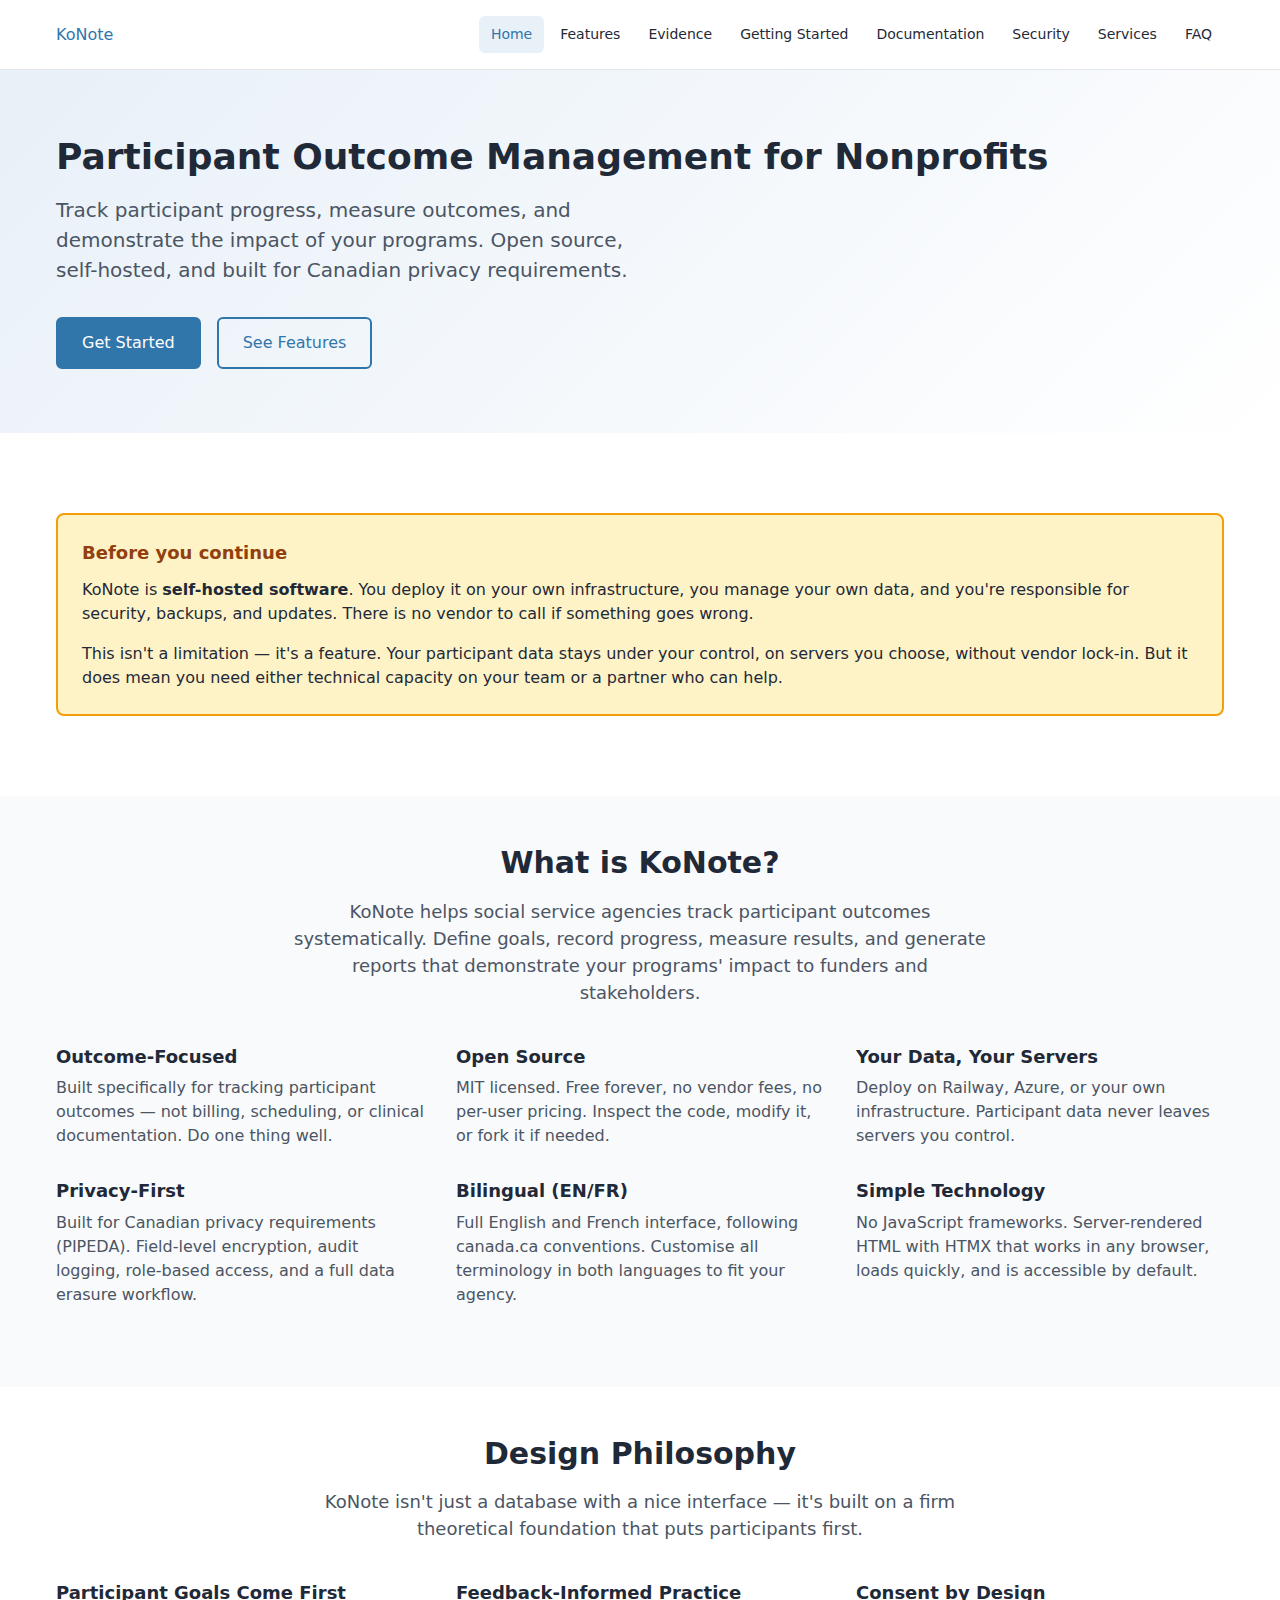
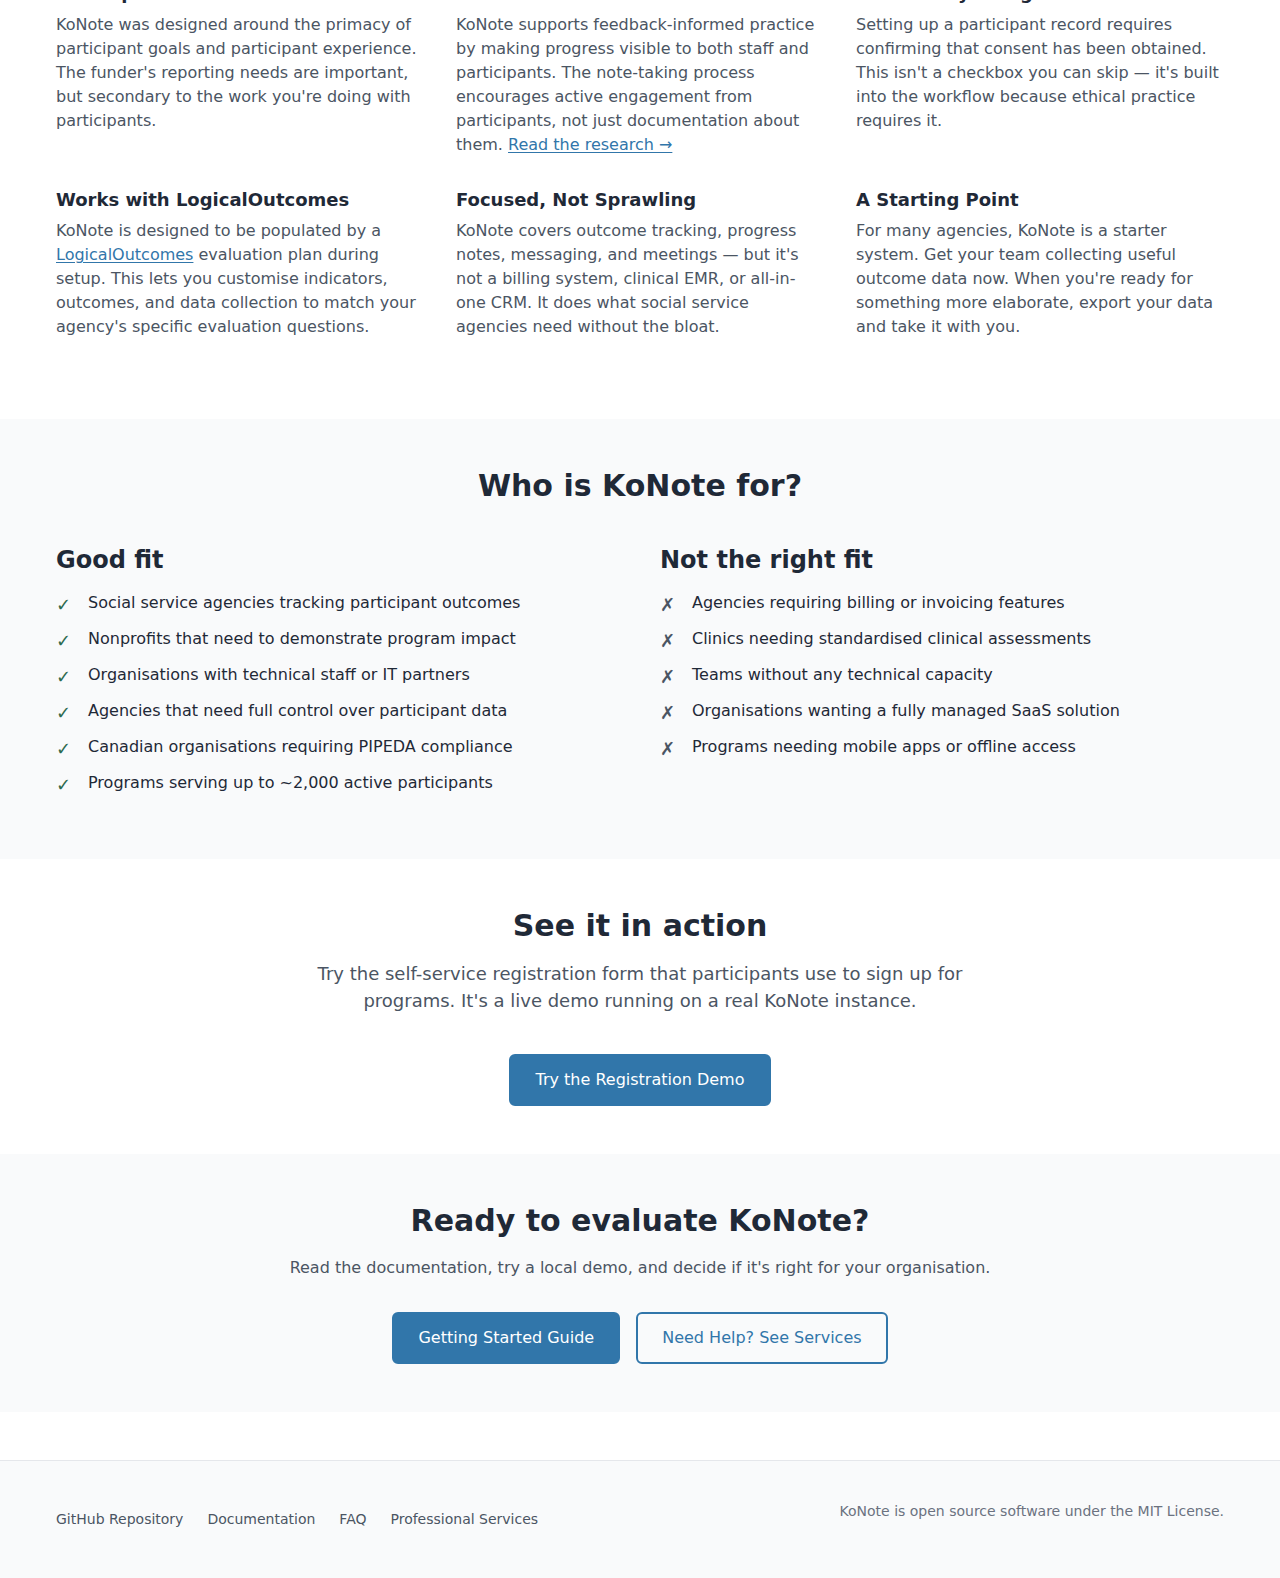
<file: index.html>
<!DOCTYPE html>
<html lang="en">
<head>
  <meta charset="UTF-8">
  <meta name="viewport" content="width=device-width, initial-scale=1.0">
  <meta name="description" content="KoNote is open source participant outcome management software for nonprofits. Track participant progress, measure outcomes, and demonstrate impact.">
  <title>KoNote — Participant Outcome Management for Nonprofits</title>
  <link rel="stylesheet" href="css/style.css">
  <link rel="icon" href="favicon.ico" sizes="32x32">
  <link rel="icon" href="favicon.svg" type="image/svg+xml">
  <link rel="icon" type="image/png" sizes="32x32" href="favicon-32.png">
  <link rel="icon" type="image/png" sizes="16x16" href="favicon-16.png">
</head>
<body>
  <a href="#main" class="skip-nav">Skip to main content</a>

  <header class="site-header">
    <div class="container header-inner">
      <a href="index.html" class="site-logo">KoNote</a>
      <button class="nav-toggle" aria-expanded="false" aria-controls="main-nav">
        Menu
      </button>
      <nav class="site-nav" id="main-nav" aria-label="Main navigation">
        <a href="index.html" aria-current="page">Home</a>
        <a href="features.html">Features</a>
        <a href="evidence.html">Evidence</a>
        <a href="getting-started.html">Getting Started</a>
        <a href="documentation.html">Documentation</a>
        <a href="security.html">Security</a>
        <a href="services.html">Services</a>
        <a href="faq.html">FAQ</a>
      </nav>
    </div>
  </header>

  <main id="main">
    <section class="hero">
      <div class="container">
        <h1>Participant Outcome Management for Nonprofits</h1>
        <p class="hero-tagline">
          Track participant progress, measure outcomes, and demonstrate the impact of your programs.
          Open source, self-hosted, and built for Canadian privacy requirements.
        </p>
        <div class="btn-group">
          <a href="getting-started.html" class="btn btn-primary">Get Started</a>
          <a href="features.html" class="btn btn-secondary">See Features</a>
        </div>
      </div>
    </section>

    <section>
      <div class="container">
        <div class="disclaimer">
          <p class="disclaimer-title">Before you continue</p>
          <p>
            KoNote is <strong>self-hosted software</strong>. You deploy it on your own infrastructure,
            you manage your own data, and you're responsible for security, backups, and updates.
            There is no vendor to call if something goes wrong.
          </p>
          <p>
            This isn't a limitation — it's a feature. Your participant data stays under your control,
            on servers you choose, without vendor lock-in. But it does mean you need either
            technical capacity on your team or a partner who can help.
          </p>
        </div>
      </div>
    </section>

    <section class="alt-bg">
      <div class="container">
        <div class="section-header">
          <h2>What is KoNote?</h2>
          <p>
            KoNote helps social service agencies track participant outcomes systematically.
            Define goals, record progress, measure results, and generate reports that
            demonstrate your programs' impact to funders and stakeholders.
          </p>
        </div>

        <div class="feature-grid">
          <div class="feature-item">
            <h3>Outcome-Focused</h3>
            <p>
              Built specifically for tracking participant outcomes — not billing, scheduling,
              or clinical documentation. Do one thing well.
            </p>
          </div>
          <div class="feature-item">
            <h3>Open Source</h3>
            <p>
              MIT licensed. Free forever, no vendor fees, no per-user pricing.
              Inspect the code, modify it, or fork it if needed.
            </p>
          </div>
          <div class="feature-item">
            <h3>Your Data, Your Servers</h3>
            <p>
              Deploy on Railway, Azure, or your own infrastructure.
              Participant data never leaves servers you control.
            </p>
          </div>
          <div class="feature-item">
            <h3>Privacy-First</h3>
            <p>
              Built for Canadian privacy requirements (PIPEDA). Field-level encryption,
              audit logging, role-based access, and a full data erasure workflow.
            </p>
          </div>
          <div class="feature-item">
            <h3>Bilingual (EN/FR)</h3>
            <p>
              Full English and French interface, following canada.ca conventions.
              Customise all terminology in both languages to fit your agency.
            </p>
          </div>
          <div class="feature-item">
            <h3>Simple Technology</h3>
            <p>
              No JavaScript frameworks. Server-rendered HTML with HTMX that works in
              any browser, loads quickly, and is accessible by default.
            </p>
          </div>
        </div>
      </div>
    </section>

    <section>
      <div class="container">
        <div class="section-header">
          <h2>Design Philosophy</h2>
          <p>
            KoNote isn't just a database with a nice interface — it's built on a firm
            theoretical foundation that puts participants first.
          </p>
        </div>

        <div class="feature-grid">
          <div class="feature-item">
            <h3>Participant Goals Come First</h3>
            <p>
              KoNote was designed around the primacy of
              participant goals and participant experience. The funder's reporting needs are important,
              but secondary to the work you're doing with participants.
            </p>
          </div>
          <div class="feature-item">
            <h3>Feedback-Informed Practice</h3>
            <p>
              KoNote supports feedback-informed practice by making progress visible to both
              staff and participants. The note-taking process encourages active engagement from
              participants, not just documentation about them.
              <a href="evidence.html">Read the research →</a>
            </p>
          </div>
          <div class="feature-item">
            <h3>Consent by Design</h3>
            <p>
              Setting up a participant record requires confirming that consent has been obtained.
              This isn't a checkbox you can skip — it's built into the workflow because
              ethical practice requires it.
            </p>
          </div>
          <div class="feature-item">
            <h3>Works with LogicalOutcomes</h3>
            <p>
              KoNote is designed to be populated by a <a href="https://logicaloutcomes.net" target="_blank" rel="noopener">LogicalOutcomes</a>
              evaluation plan during setup. This lets you customise indicators, outcomes,
              and data collection to match your agency's specific evaluation questions.
            </p>
          </div>
          <div class="feature-item">
            <h3>Focused, Not Sprawling</h3>
            <p>
              KoNote covers outcome tracking, progress notes, messaging, and meetings —
              but it's not a billing system, clinical EMR, or all-in-one CRM.
              It does what social service agencies need without the bloat.
            </p>
          </div>
          <div class="feature-item">
            <h3>A Starting Point</h3>
            <p>
              For many agencies, KoNote is a starter system. Get your team collecting useful
              outcome data now. When you're ready for something more elaborate, export your
              data and take it with you.
            </p>
          </div>
        </div>
      </div>
    </section>

    <section class="alt-bg">
      <div class="container">
        <div class="section-header">
          <h2>Who is KoNote for?</h2>
        </div>

        <div class="two-col">
          <div>
            <h3>Good fit</h3>
            <ul class="check-list">
              <li>Social service agencies tracking participant outcomes</li>
              <li>Nonprofits that need to demonstrate program impact</li>
              <li>Organisations with technical staff or IT partners</li>
              <li>Agencies that need full control over participant data</li>
              <li>Canadian organisations requiring PIPEDA compliance</li>
              <li>Programs serving up to ~2,000 active participants</li>
            </ul>
          </div>
          <div>
            <h3>Not the right fit</h3>
            <ul class="x-list">
              <li>Agencies requiring billing or invoicing features</li>
              <li>Clinics needing standardised clinical assessments</li>
              <li>Teams without any technical capacity</li>
              <li>Organisations wanting a fully managed SaaS solution</li>
              <li>Programs needing mobile apps or offline access</li>
            </ul>
          </div>
        </div>
      </div>
    </section>

    <section>
      <div class="container text-center">
        <div class="section-header">
          <h2>See it in action</h2>
          <p>
            Try the self-service registration form that participants use to sign up
            for programs. It's a live demo running on a real KoNote instance.
          </p>
        </div>
        <a href="demo.html" class="btn btn-primary">Try the Registration Demo</a>
      </div>
    </section>

    <section class="alt-bg">
      <div class="container text-center">
        <h2>Ready to evaluate KoNote?</h2>
        <p class="text-muted mb-8">
          Read the documentation, try a local demo, and decide if it's right for your organisation.
        </p>
        <div class="btn-group" style="justify-content: center;">
          <a href="getting-started.html" class="btn btn-primary">Getting Started Guide</a>
          <a href="services.html" class="btn btn-secondary">Need Help? See Services</a>
        </div>
      </div>
    </section>
  </main>

  <footer class="site-footer">
    <div class="container footer-content">
      <div class="footer-links">
        <a href="https://github.com/LogicalOutcomes/konote">GitHub Repository</a>
        <a href="documentation.html">Documentation</a>
        <a href="faq.html">FAQ</a>
        <a href="services.html">Professional Services</a>
      </div>
      <p class="footer-copyright">
        KoNote is open source software under the MIT License.
      </p>
    </div>
  </footer>

  <script>
    // Simple mobile nav toggle
    const navToggle = document.querySelector('.nav-toggle');
    const nav = document.querySelector('.site-nav');

    if (navToggle && nav) {
      navToggle.addEventListener('click', () => {
        const isOpen = nav.classList.toggle('is-open');
        navToggle.setAttribute('aria-expanded', isOpen);
      });
    }
  </script>
</body>
</html>
</file>
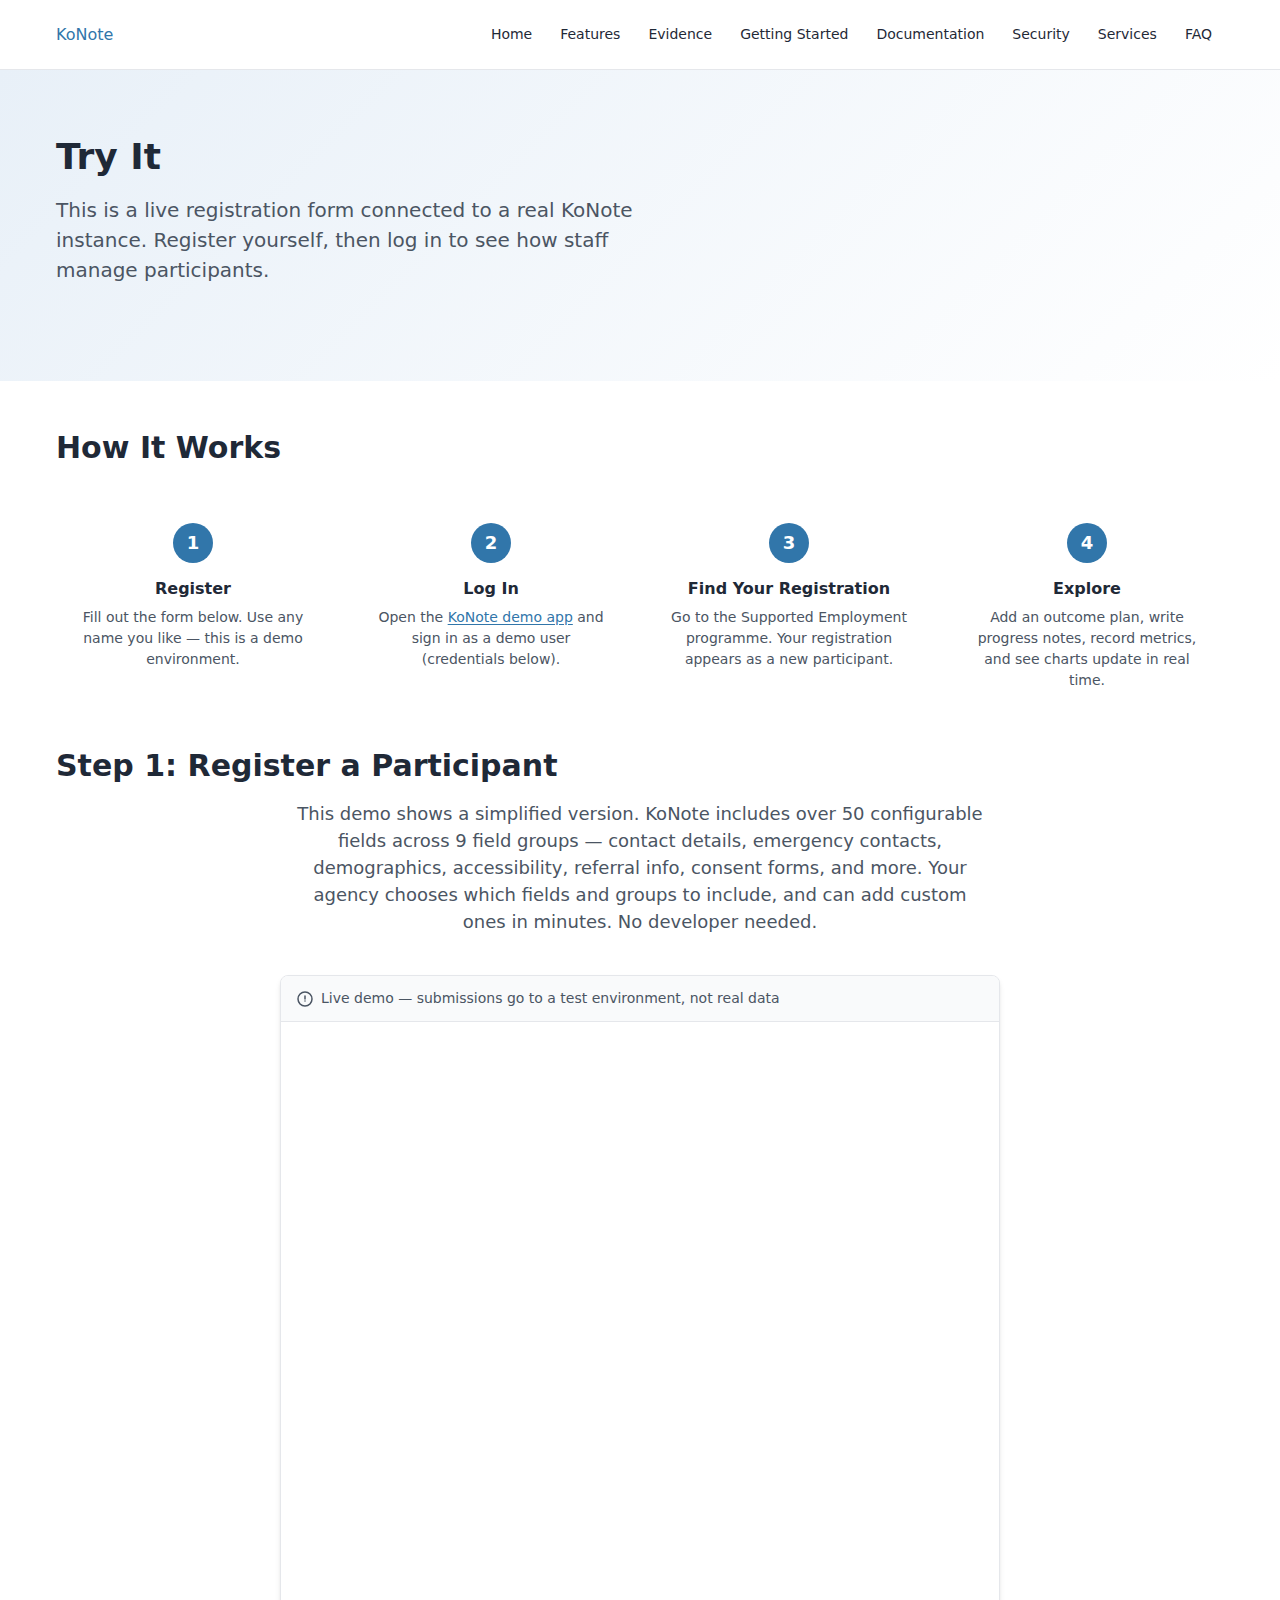
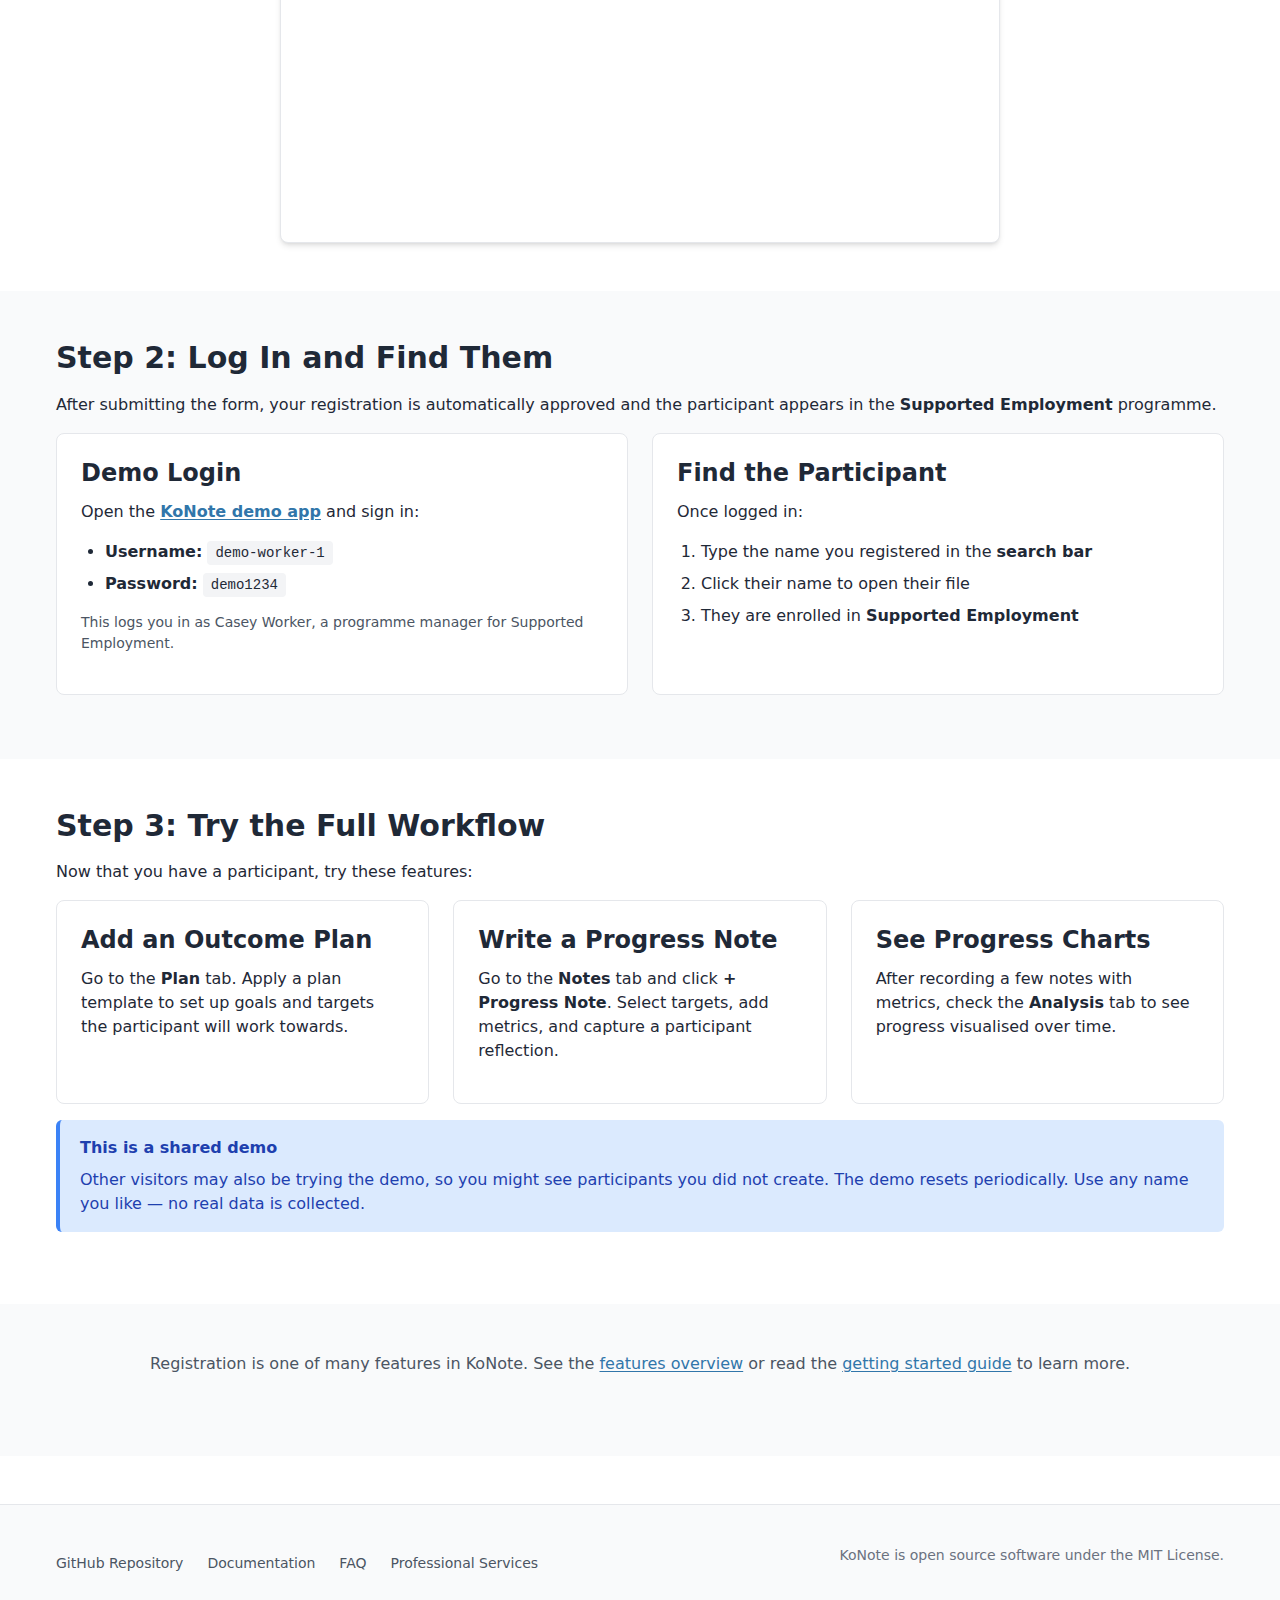
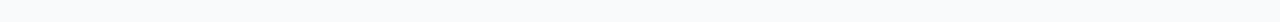
<file: demo.html>
<!DOCTYPE html>
<html lang="en">
<head>
  <meta charset="UTF-8">
  <meta name="viewport" content="width=device-width, initial-scale=1.0">
  <meta name="description" content="Try the KoNote self-service registration form. See how participants can register for programs online.">
  <title>Try It — KoNote</title>
  <link rel="stylesheet" href="css/style.css">
  <link rel="icon" href="favicon.ico" sizes="32x32">
  <link rel="icon" href="favicon.svg" type="image/svg+xml">
  <link rel="icon" type="image/png" sizes="32x32" href="favicon-32.png">
  <link rel="icon" type="image/png" sizes="16x16" href="favicon-16.png">
  <style>
    /* Demo page specific styles */
    .workflow-steps {
      display: grid;
      grid-template-columns: repeat(auto-fit, minmax(220px, 1fr));
      gap: var(--space-6);
      margin: var(--space-8) 0;
      counter-reset: step;
    }

    .workflow-step {
      text-align: center;
      padding: var(--space-6) var(--space-4);
      position: relative;
    }

    .workflow-step::before {
      counter-increment: step;
      content: counter(step);
      display: inline-flex;
      align-items: center;
      justify-content: center;
      width: 2.5rem;
      height: 2.5rem;
      background: var(--color-primary);
      color: white;
      font-weight: 700;
      font-size: var(--font-size-lg);
      border-radius: 50%;
      margin-bottom: var(--space-4);
    }

    .workflow-step h3 {
      font-size: var(--font-size-base);
      margin-bottom: var(--space-2);
    }

    .workflow-step p {
      color: var(--color-text-muted);
      font-size: var(--font-size-sm);
      margin-bottom: 0;
    }

    .demo-frame-container {
      max-width: 720px;
      margin: 0 auto;
      border: 1px solid var(--color-border);
      border-radius: var(--radius-lg);
      overflow: hidden;
      background: var(--color-bg);
      box-shadow: var(--shadow-md);
    }

    .demo-frame-header {
      background: var(--color-bg-alt);
      border-bottom: 1px solid var(--color-border);
      padding: var(--space-3) var(--space-4);
      font-size: var(--font-size-sm);
      color: var(--color-text-muted);
      display: flex;
      align-items: center;
      gap: var(--space-2);
    }

    .demo-frame-header svg {
      flex-shrink: 0;
    }

    .demo-frame-container iframe {
      display: block;
      width: 100%;
      min-height: 820px;
      border: none;
      overflow: hidden;
      transition: height 0.15s ease;
    }
  </style>
</head>
<body>
  <a href="#main" class="skip-nav">Skip to main content</a>

  <header class="site-header">
    <div class="container header-inner">
      <a href="index.html" class="site-logo">KoNote</a>
      <button class="nav-toggle" aria-expanded="false" aria-controls="main-nav">
        Menu
      </button>
      <nav class="site-nav" id="main-nav" aria-label="Main navigation">
        <a href="index.html">Home</a>
        <a href="features.html">Features</a>
        <a href="evidence.html">Evidence</a>
        <a href="getting-started.html">Getting Started</a>
        <a href="documentation.html">Documentation</a>
        <a href="security.html">Security</a>
        <a href="services.html">Services</a>
        <a href="faq.html">FAQ</a>
      </nav>
    </div>
  </header>

  <main id="main">
    <section class="hero">
      <div class="container">
        <h1>Try It</h1>
        <p class="hero-tagline">
          This is a live registration form connected to a real KoNote instance.
          Register yourself, then log in to see how staff manage participants.
        </p>
      </div>
    </section>

    <section>
      <div class="container">

        <h2>How It Works</h2>
        <div class="workflow-steps">
          <div class="workflow-step">
            <h3>Register</h3>
            <p>Fill out the form below. Use any name you like &mdash; this is a demo environment.</p>
          </div>
          <div class="workflow-step">
            <h3>Log In</h3>
            <p>Open the <a href="https://konote-dev.llewelyn.ca/" target="_blank" rel="noopener">KoNote demo app</a> and sign in as a demo user (credentials below).</p>
          </div>
          <div class="workflow-step">
            <h3>Find Your Registration</h3>
            <p>Go to the Supported Employment programme. Your registration appears as a new participant.</p>
          </div>
          <div class="workflow-step">
            <h3>Explore</h3>
            <p>Add an outcome plan, write progress notes, record metrics, and see charts update in real time.</p>
          </div>
        </div>

        <h2>Step 1: Register a Participant</h2>
        <div class="section-header">
          <p>
            This demo shows a simplified version. KoNote includes over 50 configurable
            fields across 9 field groups &mdash; contact details, emergency contacts, demographics,
            accessibility, referral info, consent forms, and more. Your agency chooses which
            fields and groups to include, and can add custom ones in minutes. No developer needed.
          </p>
        </div>

        <div class="demo-frame-container">
          <div class="demo-frame-header">
            <svg width="16" height="16" viewBox="0 0 16 16" fill="none" aria-hidden="true">
              <circle cx="8" cy="8" r="7" stroke="currentColor" stroke-width="1.5"/>
              <path d="M8 5v3M8 10h.01" stroke="currentColor" stroke-width="1.5" stroke-linecap="round"/>
            </svg>
            Live demo &mdash; submissions go to a test environment, not real data
          </div>
          <iframe
            src="https://konote-dev.llewelyn.ca/register/demo/?embed=1"
            title="KoNote Registration Form Demo"
            loading="lazy"
            scrolling="no"
            allow="forms">
          </iframe>
        </div>
      </div>
    </section>

    <section class="alt-bg">
      <div class="container">
        <h2>Step 2: Log In and Find Them</h2>
        <p>
          After submitting the form, your registration is automatically approved and the
          participant appears in the <strong>Supported Employment</strong> programme.
        </p>

        <div class="card-grid">
          <div class="card">
            <h3>Demo Login</h3>
            <p>
              Open the <a href="https://konote-dev.llewelyn.ca/" target="_blank" rel="noopener"><strong>KoNote demo app</strong></a>
              and sign in:
            </p>
            <ul>
              <li><strong>Username:</strong> <code>demo-worker-1</code></li>
              <li><strong>Password:</strong> <code>demo1234</code></li>
            </ul>
            <p class="text-muted" style="font-size: var(--font-size-sm); margin-top: var(--space-3);">
              This logs you in as Casey Worker, a programme manager for Supported Employment.
            </p>
          </div>
          <div class="card">
            <h3>Find the Participant</h3>
            <p>Once logged in:</p>
            <ol>
              <li>Type the name you registered in the <strong>search bar</strong></li>
              <li>Click their name to open their file</li>
              <li>They are enrolled in <strong>Supported Employment</strong></li>
            </ol>
          </div>
        </div>
      </div>
    </section>

    <section>
      <div class="container">
        <h2>Step 3: Try the Full Workflow</h2>
        <p>Now that you have a participant, try these features:</p>

        <div class="card-grid">
          <div class="card">
            <h3>Add an Outcome Plan</h3>
            <p>Go to the <strong>Plan</strong> tab. Apply a plan template to set up goals and targets the participant will work towards.</p>
          </div>
          <div class="card">
            <h3>Write a Progress Note</h3>
            <p>Go to the <strong>Notes</strong> tab and click <strong>+ Progress Note</strong>. Select targets, add metrics, and capture a participant reflection.</p>
          </div>
          <div class="card">
            <h3>See Progress Charts</h3>
            <p>After recording a few notes with metrics, check the <strong>Analysis</strong> tab to see progress visualised over time.</p>
          </div>
        </div>

        <div class="notice notice-info">
          <p class="notice-title">This is a shared demo</p>
          <p>
            Other visitors may also be trying the demo, so you might see participants you did not create.
            The demo resets periodically. Use any name you like &mdash; no real data is collected.
          </p>
        </div>
      </div>
    </section>

    <section class="alt-bg">
      <div class="container text-center">
        <p class="text-muted mb-8">
          Registration is one of many features in KoNote.
          See the <a href="features.html">features overview</a> or
          read the <a href="getting-started.html">getting started guide</a>
          to learn more.
        </p>
      </div>
    </section>
  </main>

  <footer class="site-footer">
    <div class="container footer-content">
      <div class="footer-links">
        <a href="https://github.com/LogicalOutcomes/konote">GitHub Repository</a>
        <a href="documentation.html">Documentation</a>
        <a href="faq.html">FAQ</a>
        <a href="services.html">Professional Services</a>
      </div>
      <p class="footer-copyright">
        KoNote is open source software under the MIT License.
      </p>
    </div>
  </footer>

  <script>
    const navToggle = document.querySelector('.nav-toggle');
    const nav = document.querySelector('.site-nav');
    if (navToggle && nav) {
      navToggle.addEventListener('click', () => {
        const isOpen = nav.classList.toggle('is-open');
        navToggle.setAttribute('aria-expanded', isOpen);
      });
    }

    // Auto-resize embedded registration form to eliminate iframe scrollbar
    window.addEventListener('message', function(event) {
      if (event.data && event.data.type === 'konote-embed-resize') {
        var iframe = document.querySelector('.demo-frame-container iframe');
        if (iframe) {
          iframe.style.height = event.data.height + 'px';
        }
      }
    });
  </script>
</body>
</html>
</file>
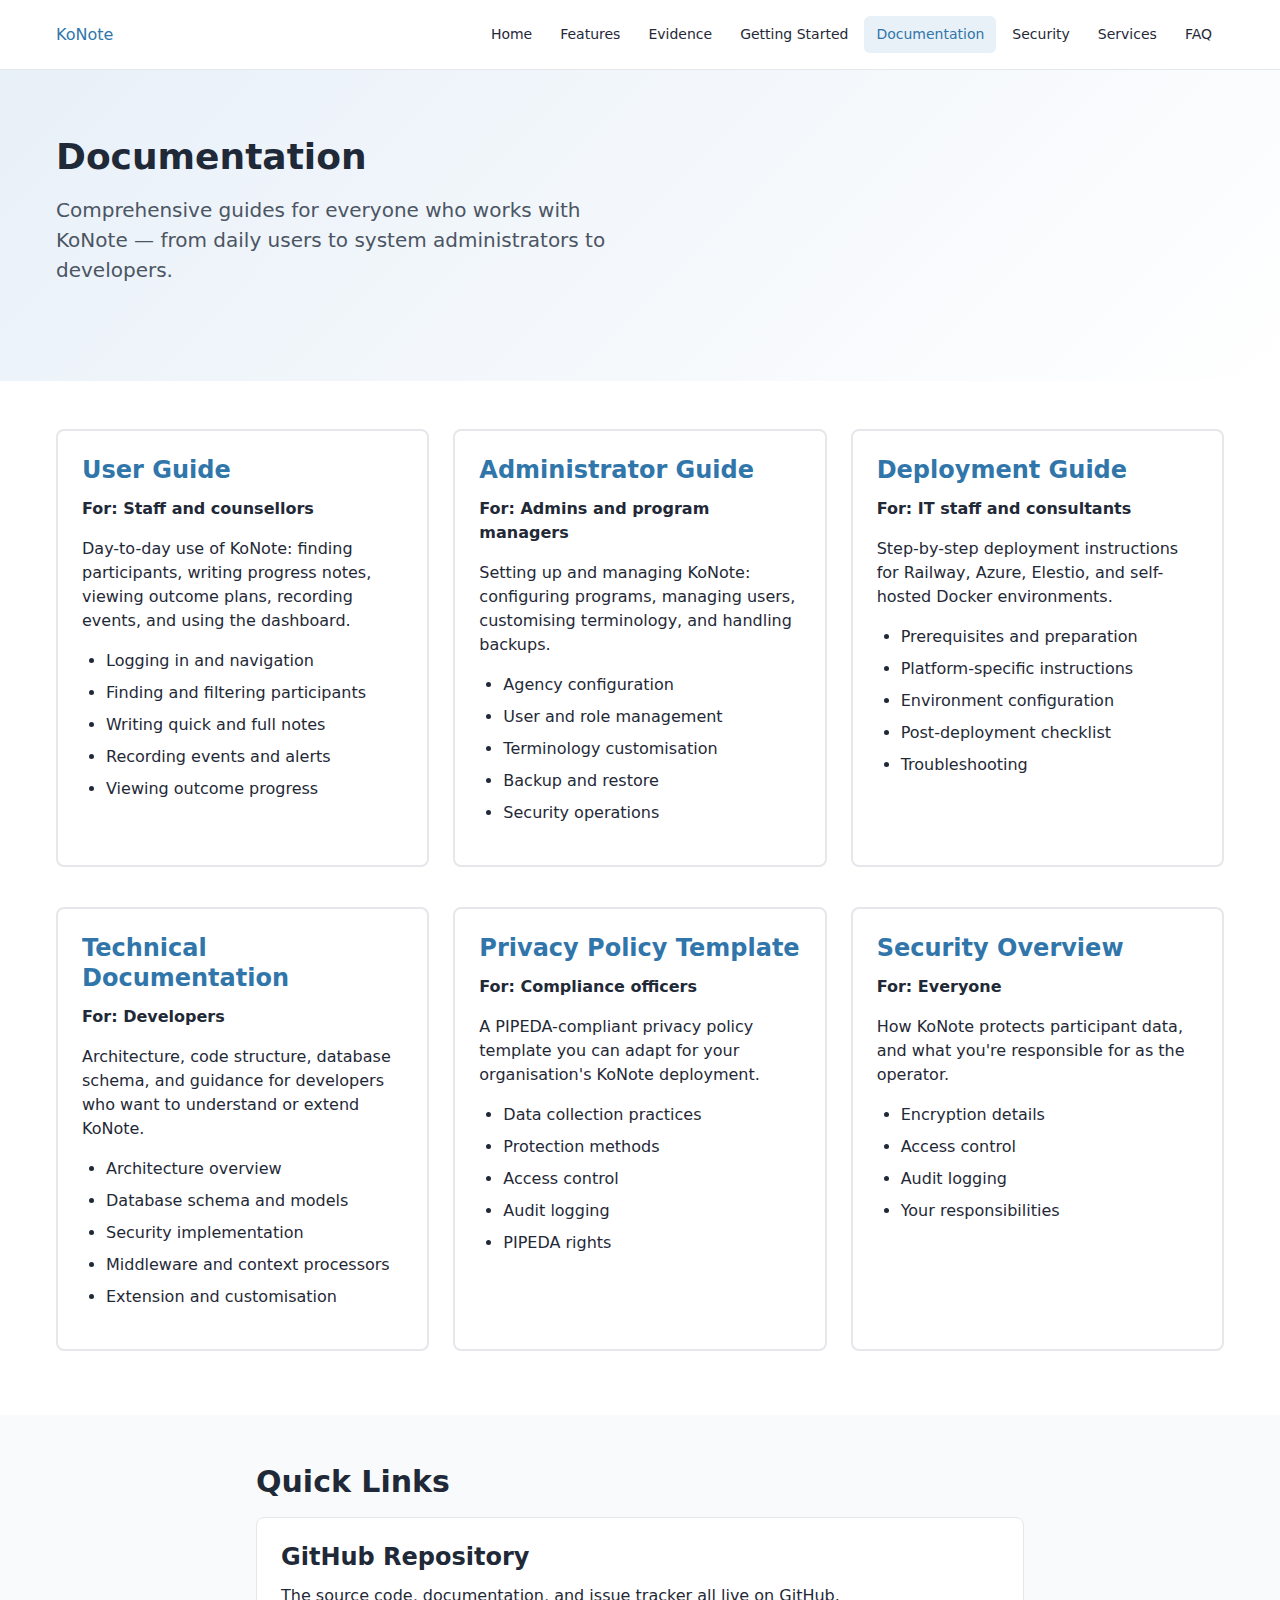
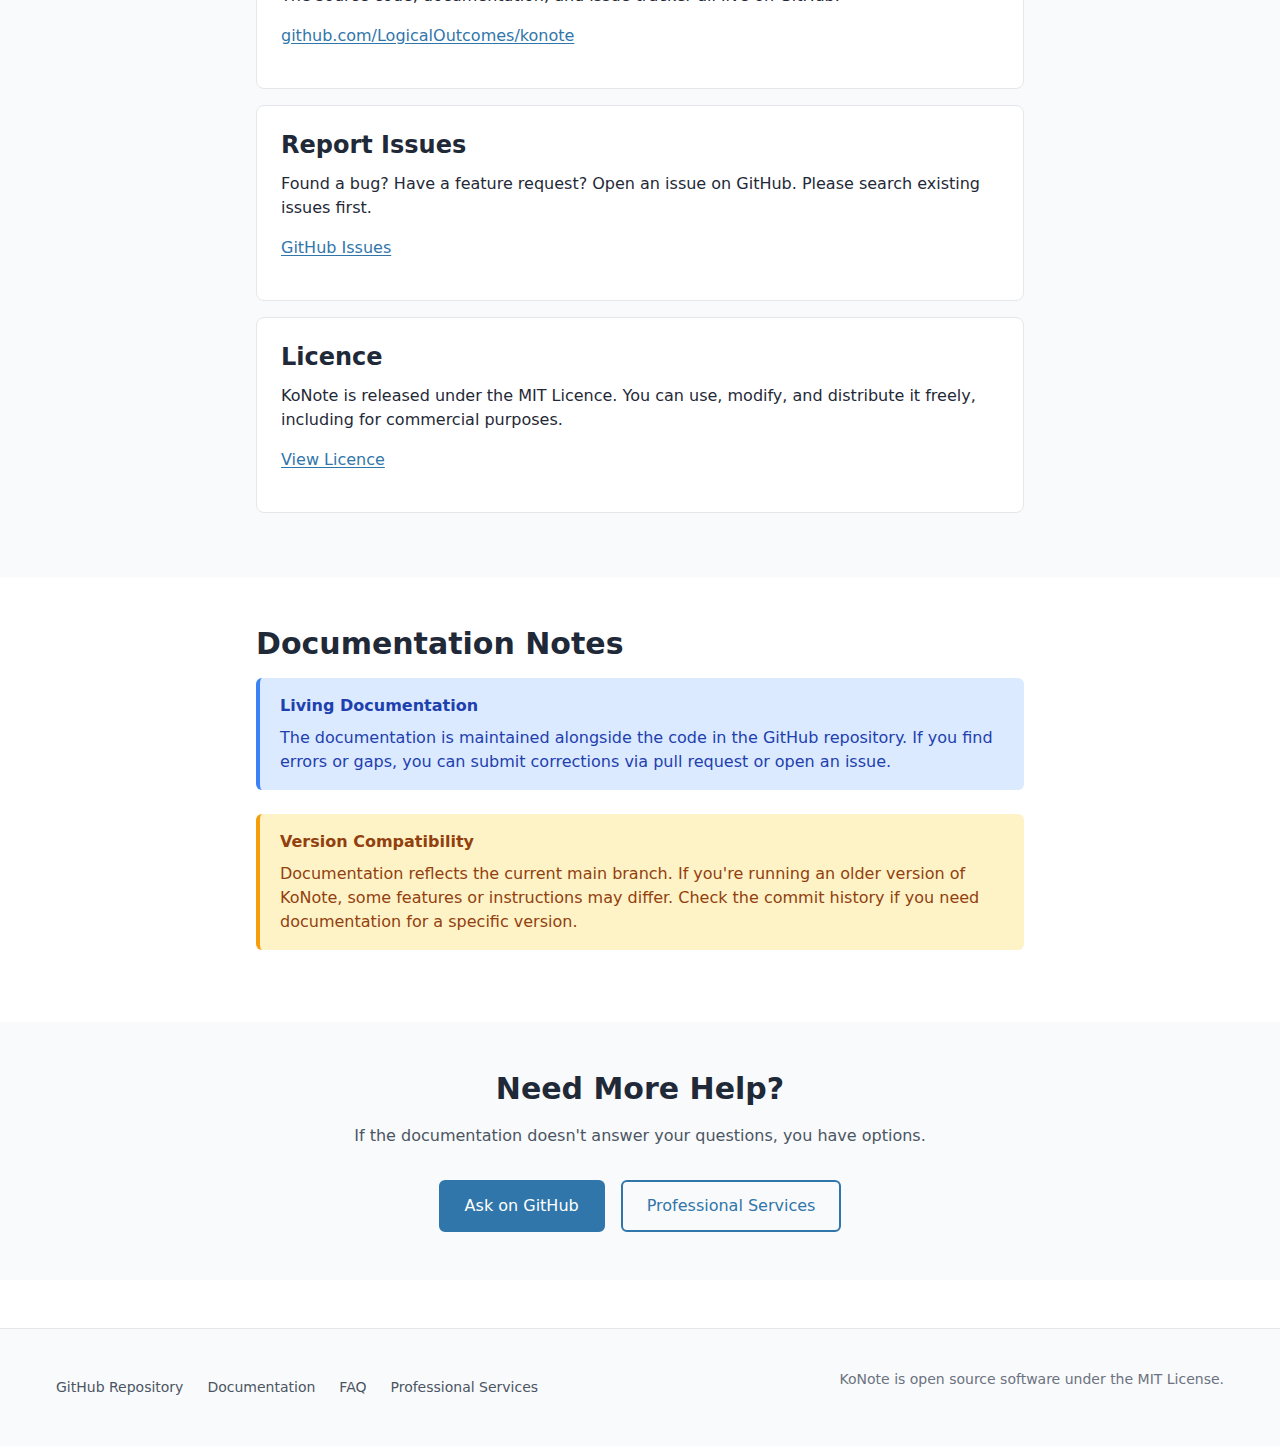
<file: documentation.html>
<!DOCTYPE html>
<html lang="en">
<head>
  <meta charset="UTF-8">
  <meta name="viewport" content="width=device-width, initial-scale=1.0">
  <meta name="description" content="KoNote documentation for administrators, staff, developers, and compliance officers.">
  <title>Documentation — KoNote</title>
  <link rel="stylesheet" href="css/style.css">
  <link rel="icon" href="favicon.ico" sizes="32x32">
  <link rel="icon" href="favicon.svg" type="image/svg+xml">
  <link rel="icon" type="image/png" sizes="32x32" href="favicon-32.png">
  <link rel="icon" type="image/png" sizes="16x16" href="favicon-16.png">
</head>
<body>
  <a href="#main" class="skip-nav">Skip to main content</a>

  <header class="site-header">
    <div class="container header-inner">
      <a href="index.html" class="site-logo">KoNote</a>
      <button class="nav-toggle" aria-expanded="false" aria-controls="main-nav">
        Menu
      </button>
      <nav class="site-nav" id="main-nav" aria-label="Main navigation">
        <a href="index.html">Home</a>
        <a href="features.html">Features</a>
        <a href="evidence.html">Evidence</a>
        <a href="getting-started.html">Getting Started</a>
        <a href="documentation.html" aria-current="page">Documentation</a>
        <a href="security.html">Security</a>
        <a href="services.html">Services</a>
        <a href="faq.html">FAQ</a>
      </nav>
    </div>
  </header>

  <main id="main">
    <section class="hero">
      <div class="container">
        <h1>Documentation</h1>
        <p class="hero-tagline">
          Comprehensive guides for everyone who works with KoNote —
          from daily users to system administrators to developers.
        </p>
      </div>
    </section>

    <section>
      <div class="container">
        <div class="card-grid">

          <a href="https://github.com/LogicalOutcomes/konote/blob/main/docs/using-konote.md" class="card doc-card" style="text-decoration: none; color: inherit;">
            <h3>User Guide</h3>
            <p><strong>For: Staff and counsellors</strong></p>
            <p>
              Day-to-day use of KoNote: finding participants, writing progress notes,
              viewing outcome plans, recording events, and using the dashboard.
            </p>
            <ul>
              <li>Logging in and navigation</li>
              <li>Finding and filtering participants</li>
              <li>Writing quick and full notes</li>
              <li>Recording events and alerts</li>
              <li>Viewing outcome progress</li>
            </ul>
          </a>

          <a href="https://github.com/LogicalOutcomes/konote/blob/main/docs/administering-konote.md" class="card doc-card" style="text-decoration: none; color: inherit;">
            <h3>Administrator Guide</h3>
            <p><strong>For: Admins and program managers</strong></p>
            <p>
              Setting up and managing KoNote: configuring programs, managing users,
              customising terminology, and handling backups.
            </p>
            <ul>
              <li>Agency configuration</li>
              <li>User and role management</li>
              <li>Terminology customisation</li>
              <li>Backup and restore</li>
              <li>Security operations</li>
            </ul>
          </a>

          <a href="https://github.com/LogicalOutcomes/konote/blob/main/docs/deploying-konote.md" class="card doc-card" style="text-decoration: none; color: inherit;">
            <h3>Deployment Guide</h3>
            <p><strong>For: IT staff and consultants</strong></p>
            <p>
              Step-by-step deployment instructions for Railway, Azure, Elestio,
              and self-hosted Docker environments.
            </p>
            <ul>
              <li>Prerequisites and preparation</li>
              <li>Platform-specific instructions</li>
              <li>Environment configuration</li>
              <li>Post-deployment checklist</li>
              <li>Troubleshooting</li>
            </ul>
          </a>

          <a href="https://github.com/LogicalOutcomes/konote/blob/main/docs/technical-documentation.md" class="card doc-card" style="text-decoration: none; color: inherit;">
            <h3>Technical Documentation</h3>
            <p><strong>For: Developers</strong></p>
            <p>
              Architecture, code structure, database schema, and guidance
              for developers who want to understand or extend KoNote.
            </p>
            <ul>
              <li>Architecture overview</li>
              <li>Database schema and models</li>
              <li>Security implementation</li>
              <li>Middleware and context processors</li>
              <li>Extension and customisation</li>
            </ul>
          </a>

          <a href="https://github.com/LogicalOutcomes/konote/blob/main/docs/privacy-policy-template.md" class="card doc-card" style="text-decoration: none; color: inherit;">
            <h3>Privacy Policy Template</h3>
            <p><strong>For: Compliance officers</strong></p>
            <p>
              A PIPEDA-compliant privacy policy template you can adapt
              for your organisation's KoNote deployment.
            </p>
            <ul>
              <li>Data collection practices</li>
              <li>Protection methods</li>
              <li>Access control</li>
              <li>Audit logging</li>
              <li>PIPEDA rights</li>
            </ul>
          </a>

          <a href="security.html" class="card doc-card" style="text-decoration: none; color: inherit;">
            <h3>Security Overview</h3>
            <p><strong>For: Everyone</strong></p>
            <p>
              How KoNote protects participant data, and what you're responsible
              for as the operator.
            </p>
            <ul>
              <li>Encryption details</li>
              <li>Access control</li>
              <li>Audit logging</li>
              <li>Your responsibilities</li>
            </ul>
          </a>

        </div>
      </div>
    </section>

    <section class="alt-bg">
      <div class="container content-width">
        <h2>Quick Links</h2>

        <div class="card">
          <h3>GitHub Repository</h3>
          <p>
            The source code, documentation, and issue tracker all live on GitHub.
          </p>
          <p>
            <a href="https://github.com/LogicalOutcomes/konote">github.com/LogicalOutcomes/konote</a>
          </p>
        </div>

        <div class="card">
          <h3>Report Issues</h3>
          <p>
            Found a bug? Have a feature request? Open an issue on GitHub.
            Please search existing issues first.
          </p>
          <p>
            <a href="https://github.com/LogicalOutcomes/konote/issues">GitHub Issues</a>
          </p>
        </div>

        <div class="card">
          <h3>Licence</h3>
          <p>
            KoNote is released under the MIT Licence. You can use, modify,
            and distribute it freely, including for commercial purposes.
          </p>
          <p>
            <a href="https://github.com/LogicalOutcomes/konote/blob/main/LICENSE">View Licence</a>
          </p>
        </div>
      </div>
    </section>

    <section>
      <div class="container content-width">
        <h2>Documentation Notes</h2>

        <div class="notice notice-info">
          <p class="notice-title">Living Documentation</p>
          <p>
            The documentation is maintained alongside the code in the GitHub repository.
            If you find errors or gaps, you can submit corrections via pull request
            or open an issue.
          </p>
        </div>

        <div class="notice notice-warning">
          <p class="notice-title">Version Compatibility</p>
          <p>
            Documentation reflects the current main branch. If you're running
            an older version of KoNote, some features or instructions may differ.
            Check the commit history if you need documentation for a specific version.
          </p>
        </div>
      </div>
    </section>

    <section class="alt-bg">
      <div class="container text-center">
        <h2>Need More Help?</h2>
        <p class="text-muted mb-8">
          If the documentation doesn't answer your questions, you have options.
        </p>
        <div class="btn-group" style="justify-content: center;">
          <a href="https://github.com/LogicalOutcomes/konote/issues" class="btn btn-primary">Ask on GitHub</a>
          <a href="services.html" class="btn btn-secondary">Professional Services</a>
        </div>
      </div>
    </section>
  </main>

  <footer class="site-footer">
    <div class="container footer-content">
      <div class="footer-links">
        <a href="https://github.com/LogicalOutcomes/konote">GitHub Repository</a>
        <a href="documentation.html">Documentation</a>
        <a href="faq.html">FAQ</a>
        <a href="services.html">Professional Services</a>
      </div>
      <p class="footer-copyright">
        KoNote is open source software under the MIT License.
      </p>
    </div>
  </footer>

  <script>
    const navToggle = document.querySelector('.nav-toggle');
    const nav = document.querySelector('.site-nav');
    if (navToggle && nav) {
      navToggle.addEventListener('click', () => {
        const isOpen = nav.classList.toggle('is-open');
        navToggle.setAttribute('aria-expanded', isOpen);
      });
    }
  </script>
</body>
</html>
</file>
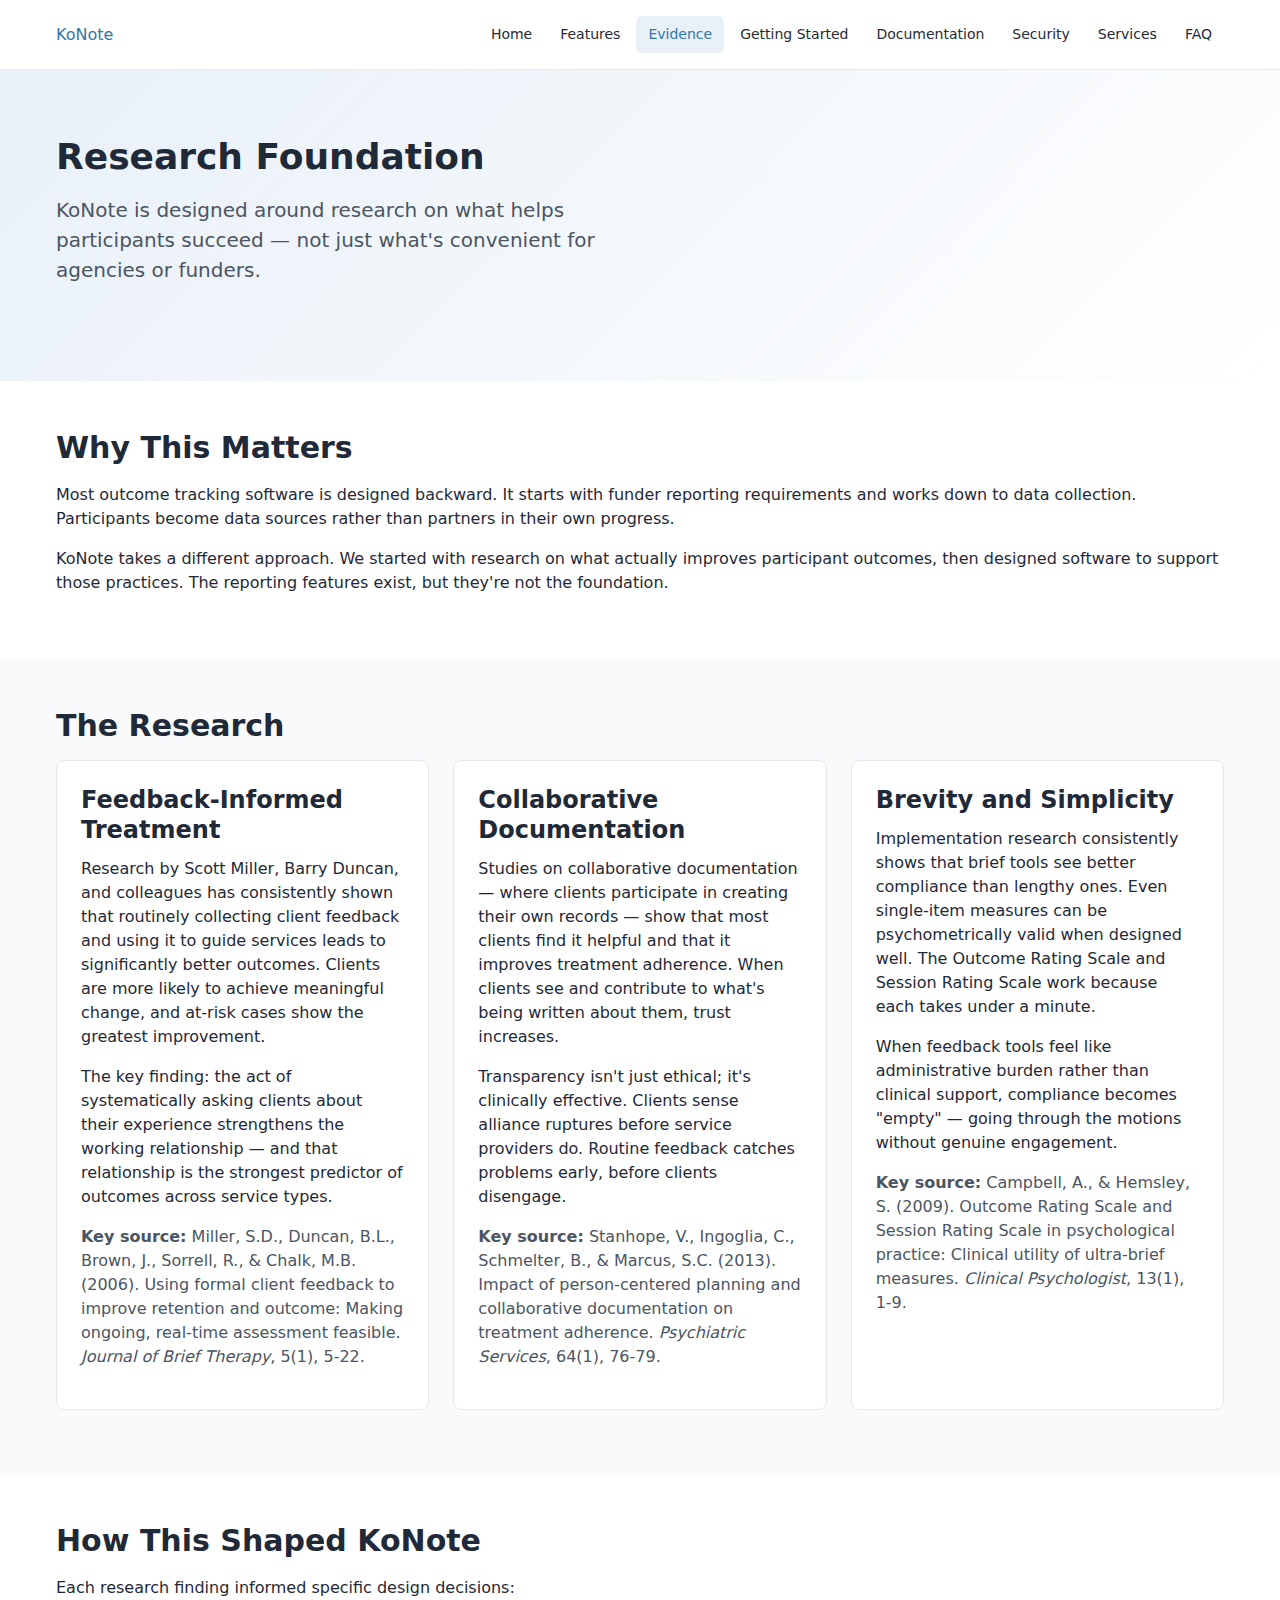
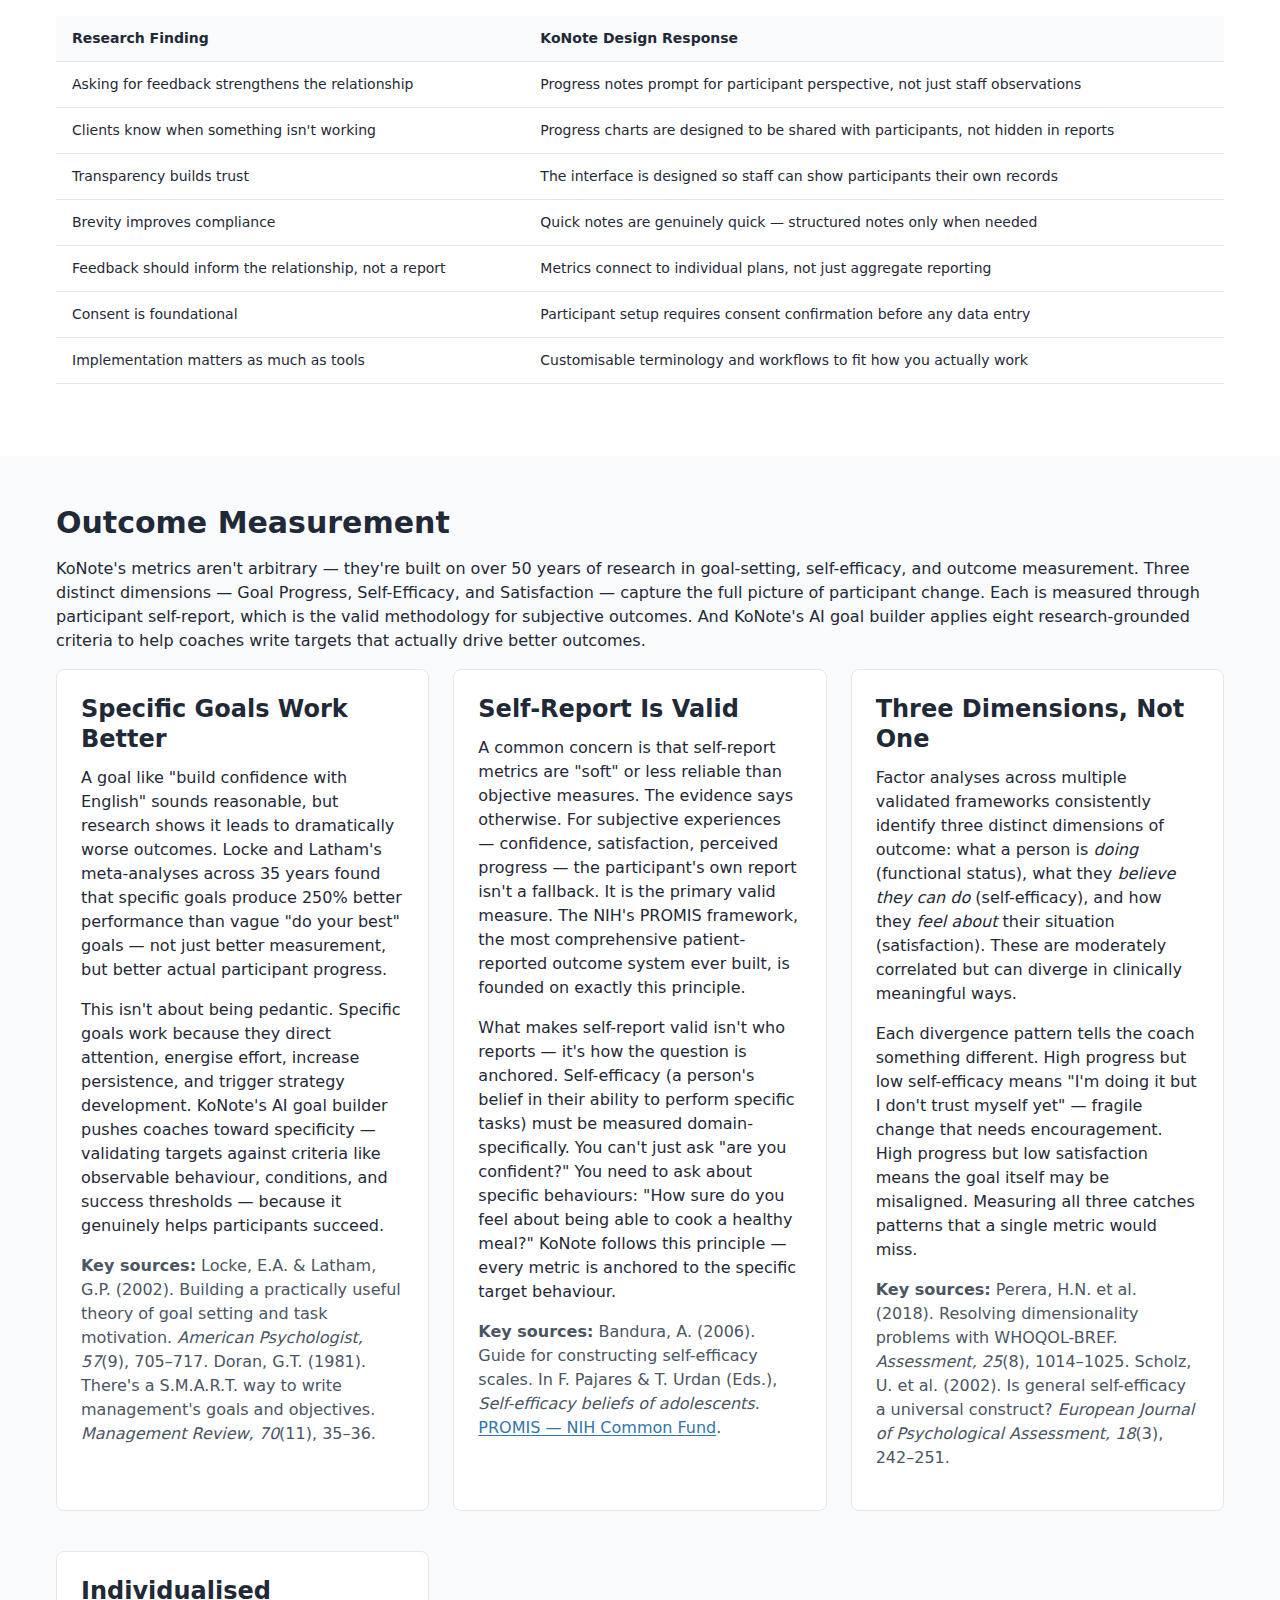
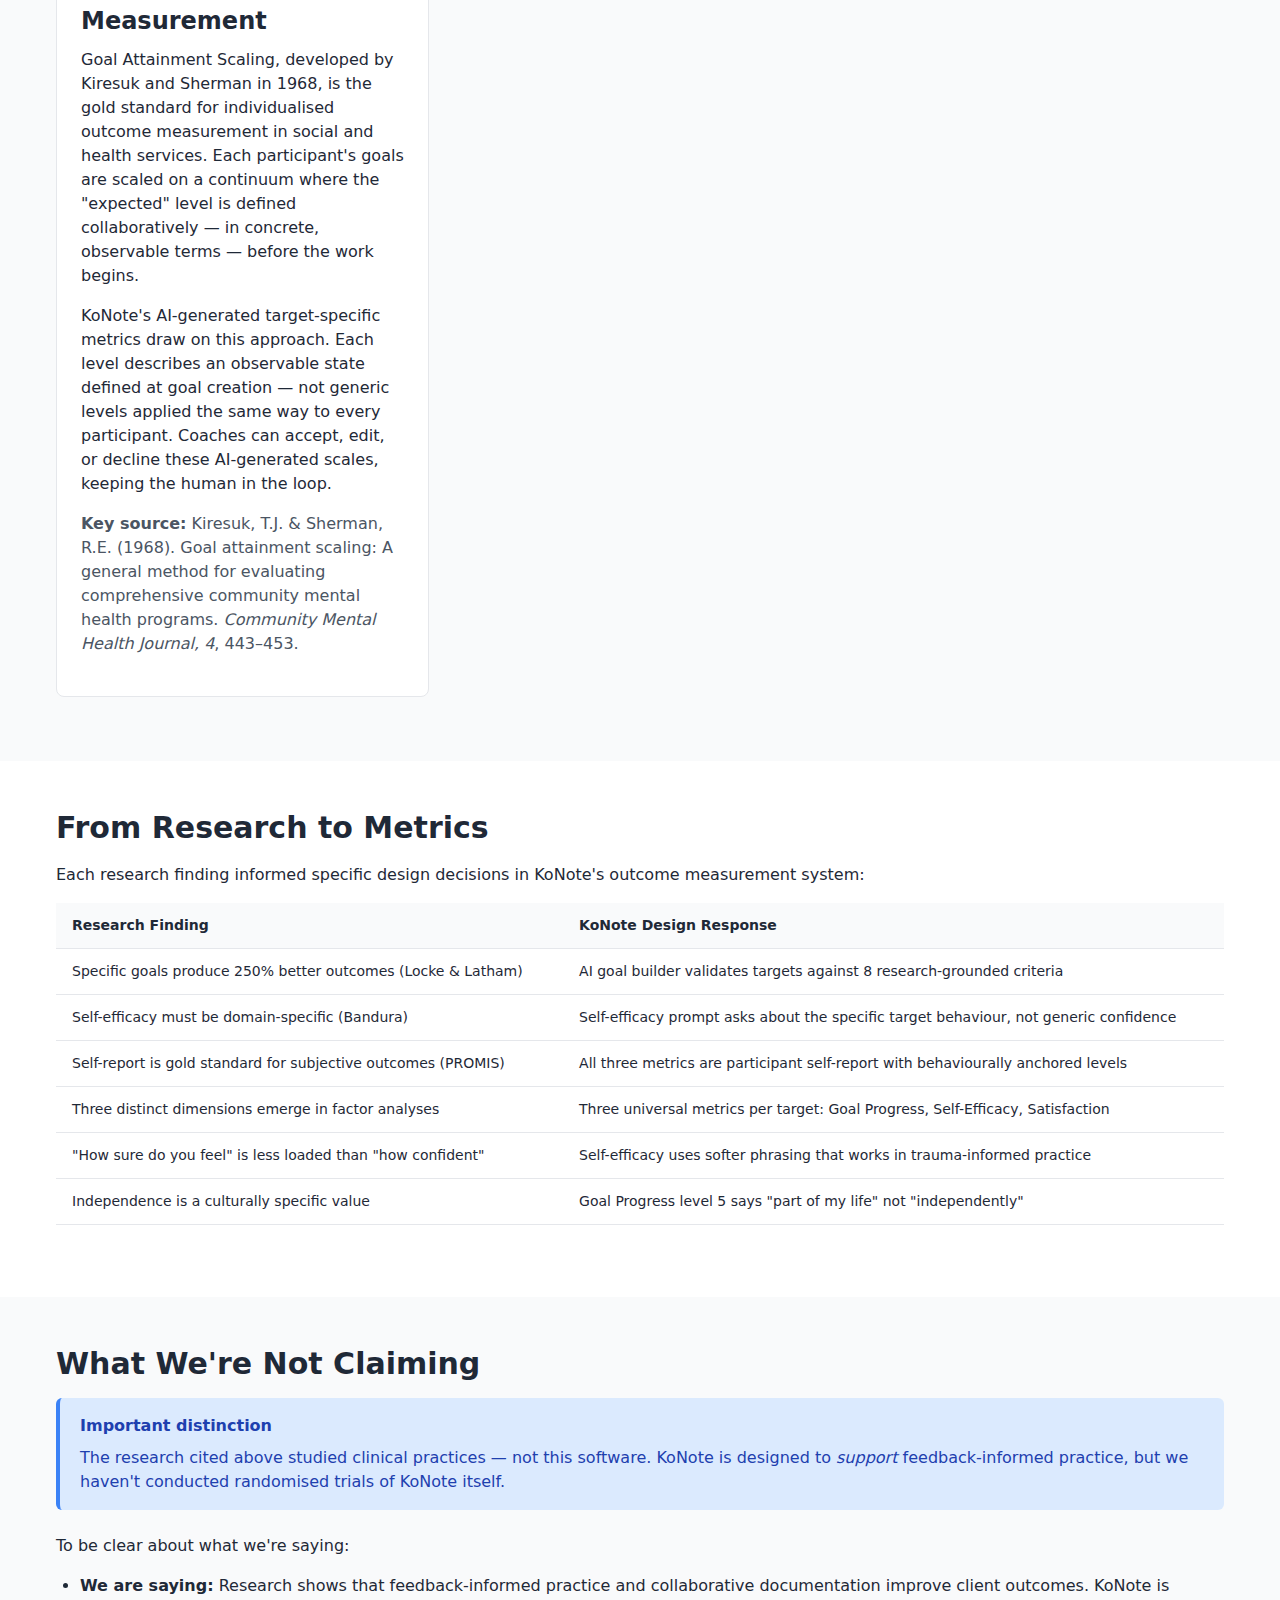
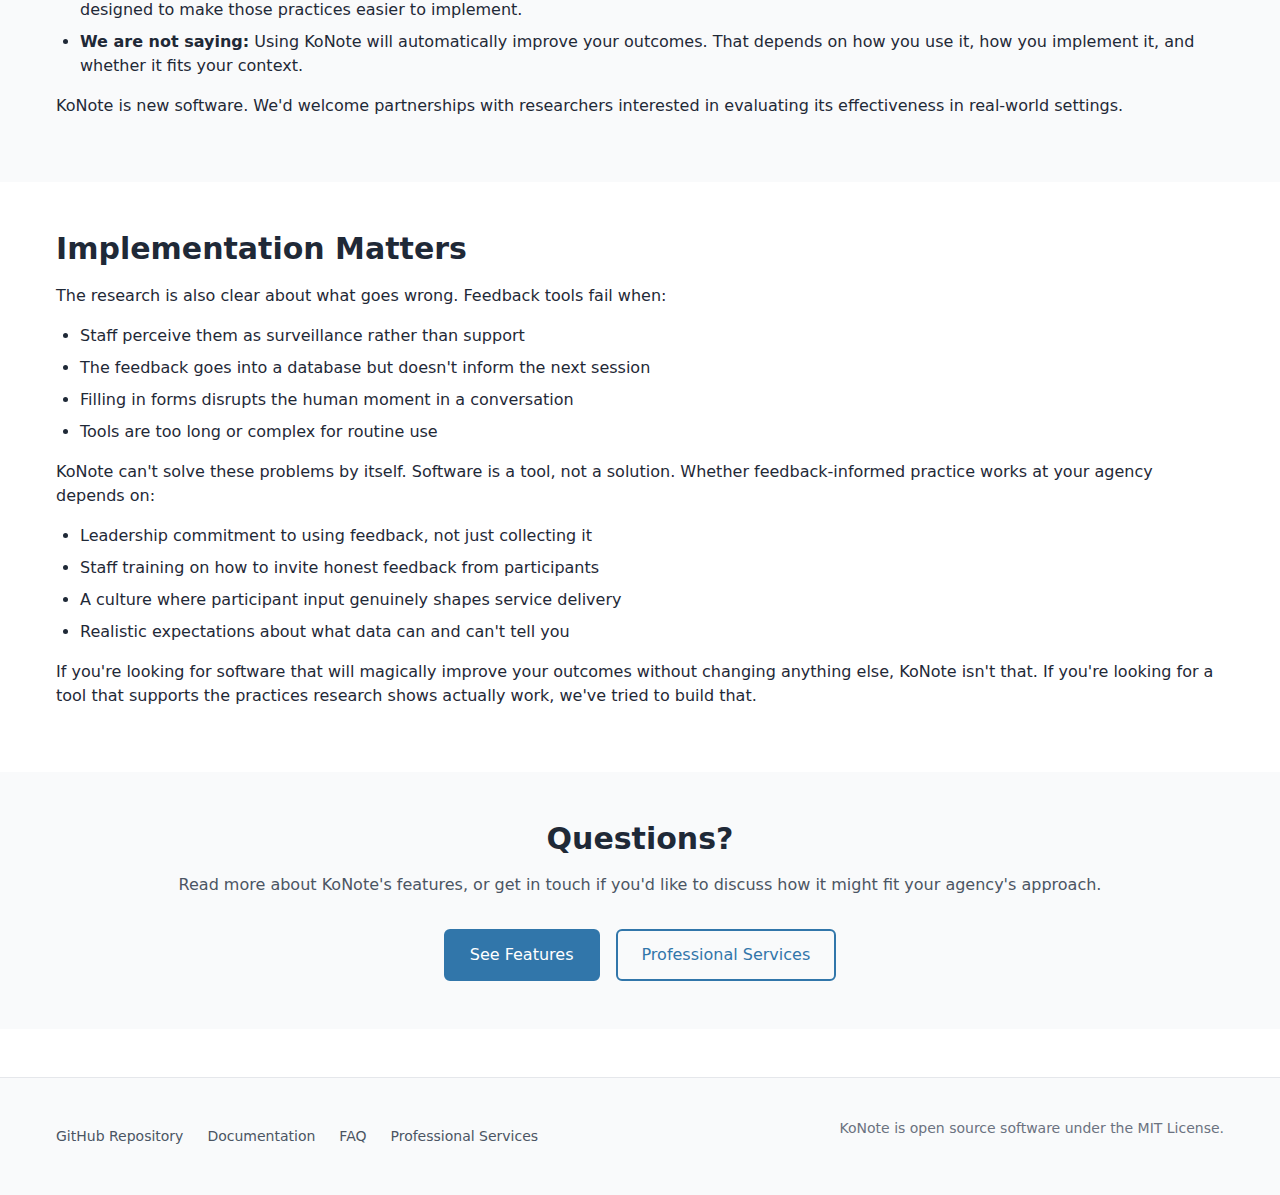
<file: evidence.html>
<!DOCTYPE html>
<html lang="en">
<head>
  <meta charset="UTF-8">
  <meta name="viewport" content="width=device-width, initial-scale=1.0">
  <meta name="description" content="The research foundation behind KoNote's design: feedback-informed practice, collaborative documentation, and participant-centred outcome tracking.">
  <title>Research Foundation — KoNote</title>
  <link rel="stylesheet" href="css/style.css">
  <link rel="icon" href="favicon.ico" sizes="32x32">
  <link rel="icon" href="favicon.svg" type="image/svg+xml">
  <link rel="icon" type="image/png" sizes="32x32" href="favicon-32.png">
  <link rel="icon" type="image/png" sizes="16x16" href="favicon-16.png">
</head>
<body>
  <a href="#main" class="skip-nav">Skip to main content</a>

  <header class="site-header">
    <div class="container header-inner">
      <a href="index.html" class="site-logo">KoNote</a>
      <button class="nav-toggle" aria-expanded="false" aria-controls="main-nav">
        Menu
      </button>
      <nav class="site-nav" id="main-nav" aria-label="Main navigation">
        <a href="index.html">Home</a>
        <a href="features.html">Features</a>
        <a href="evidence.html" aria-current="page">Evidence</a>
        <a href="getting-started.html">Getting Started</a>
        <a href="documentation.html">Documentation</a>
        <a href="security.html">Security</a>
        <a href="services.html">Services</a>
        <a href="faq.html">FAQ</a>
      </nav>
    </div>
  </header>

  <main id="main">
    <section class="hero">
      <div class="container">
        <h1>Research Foundation</h1>
        <p class="hero-tagline">
          KoNote is designed around research on what helps participants succeed —
          not just what's convenient for agencies or funders.
        </p>
      </div>
    </section>

    <section>
      <div class="container">
        <h2>Why This Matters</h2>
        <p>
          Most outcome tracking software is designed backward. It starts with funder
          reporting requirements and works down to data collection. Participants become
          data sources rather than partners in their own progress.
        </p>
        <p>
          KoNote takes a different approach. We started with research on what actually
          improves participant outcomes, then designed software to support those practices.
          The reporting features exist, but they're not the foundation.
        </p>
      </div>
    </section>

    <section class="alt-bg">
      <div class="container">
        <h2>The Research</h2>

        <div class="card-grid">
          <div class="card">
            <h3>Feedback-Informed Treatment</h3>
            <p>
              Research by Scott Miller, Barry Duncan, and colleagues has consistently
              shown that routinely collecting client feedback and using it to guide
              services leads to significantly better outcomes. Clients are more likely
              to achieve meaningful change, and at-risk cases show the greatest improvement.
            </p>
            <p>
              The key finding: the act of systematically asking clients about their
              experience strengthens the working relationship — and that relationship
              is the strongest predictor of outcomes across service types.
            </p>
            <p class="text-muted">
              <strong>Key source:</strong> Miller, S.D., Duncan, B.L., Brown, J., Sorrell, R., &amp; Chalk, M.B. (2006).
              Using formal client feedback to improve retention and outcome: Making ongoing, real-time assessment feasible.
              <em>Journal of Brief Therapy</em>, 5(1), 5-22.
            </p>
          </div>

          <div class="card">
            <h3>Collaborative Documentation</h3>
            <p>
              Studies on collaborative documentation — where clients participate in
              creating their own records — show that most clients find it helpful
              and that it improves treatment adherence. When clients see and contribute
              to what's being written about them, trust increases.
            </p>
            <p>
              Transparency isn't just ethical; it's clinically effective. Clients
              sense alliance ruptures before service providers do. Routine feedback
              catches problems early, before clients disengage.
            </p>
            <p class="text-muted">
              <strong>Key source:</strong> Stanhope, V., Ingoglia, C., Schmelter, B., &amp; Marcus, S.C. (2013).
              Impact of person-centered planning and collaborative documentation on treatment adherence.
              <em>Psychiatric Services</em>, 64(1), 76-79.
            </p>
          </div>

          <div class="card">
            <h3>Brevity and Simplicity</h3>
            <p>
              Implementation research consistently shows that brief tools see better
              compliance than lengthy ones. Even single-item measures can be
              psychometrically valid when designed well. The Outcome Rating Scale
              and Session Rating Scale work because each takes under a minute.
            </p>
            <p>
              When feedback tools feel like administrative burden rather than clinical
              support, compliance becomes "empty" — going through the motions without
              genuine engagement.
            </p>
            <p class="text-muted">
              <strong>Key source:</strong> Campbell, A., &amp; Hemsley, S. (2009).
              Outcome Rating Scale and Session Rating Scale in psychological practice: Clinical utility of ultra-brief measures.
              <em>Clinical Psychologist</em>, 13(1), 1-9.
            </p>
          </div>
        </div>
      </div>
    </section>

    <section>
      <div class="container">
        <h2>How This Shaped KoNote</h2>
        <p>
          Each research finding informed specific design decisions:
        </p>

        <div class="table-wrapper">
          <table>
            <thead>
              <tr>
                <th>Research Finding</th>
                <th>KoNote Design Response</th>
              </tr>
            </thead>
            <tbody>
              <tr>
                <td>Asking for feedback strengthens the relationship</td>
                <td>Progress notes prompt for participant perspective, not just staff observations</td>
              </tr>
              <tr>
                <td>Clients know when something isn't working</td>
                <td>Progress charts are designed to be shared with participants, not hidden in reports</td>
              </tr>
              <tr>
                <td>Transparency builds trust</td>
                <td>The interface is designed so staff can show participants their own records</td>
              </tr>
              <tr>
                <td>Brevity improves compliance</td>
                <td>Quick notes are genuinely quick — structured notes only when needed</td>
              </tr>
              <tr>
                <td>Feedback should inform the relationship, not a report</td>
                <td>Metrics connect to individual plans, not just aggregate reporting</td>
              </tr>
              <tr>
                <td>Consent is foundational</td>
                <td>Participant setup requires consent confirmation before any data entry</td>
              </tr>
              <tr>
                <td>Implementation matters as much as tools</td>
                <td>Customisable terminology and workflows to fit how you actually work</td>
              </tr>
            </tbody>
          </table>
        </div>
      </div>
    </section>

    <section class="alt-bg">
      <div class="container">
        <h2>Outcome Measurement</h2>
        <p>
          KoNote's metrics aren't arbitrary — they're built on over 50 years of research
          in goal-setting, self-efficacy, and outcome measurement. Three distinct dimensions
          — Goal Progress, Self-Efficacy, and Satisfaction — capture the full picture of
          participant change. Each is measured through participant self-report, which is
          the valid methodology for subjective outcomes. And KoNote's AI goal builder applies
          eight research-grounded criteria to help coaches write targets that actually
          drive better outcomes.
        </p>

        <div class="card-grid">
          <div class="card">
            <h3>Specific Goals Work Better</h3>
            <p>
              A goal like "build confidence with English" sounds reasonable, but research
              shows it leads to dramatically worse outcomes. Locke and Latham's meta-analyses
              across 35 years found that specific goals produce 250% better performance
              than vague "do your best" goals — not just better measurement, but better
              actual participant progress.
            </p>
            <p>
              This isn't about being pedantic. Specific goals work because they direct
              attention, energise effort, increase persistence, and trigger strategy
              development. KoNote's AI goal builder pushes coaches toward specificity —
              validating targets against criteria like observable behaviour, conditions,
              and success thresholds — because it genuinely helps participants succeed.
            </p>
            <p class="text-muted">
              <strong>Key sources:</strong> Locke, E.A. &amp; Latham, G.P. (2002). Building a practically
              useful theory of goal setting and task motivation.
              <em>American Psychologist, 57</em>(9), 705–717.
              Doran, G.T. (1981). There's a S.M.A.R.T. way to write management's goals and objectives.
              <em>Management Review, 70</em>(11), 35–36.
            </p>
          </div>

          <div class="card">
            <h3>Self-Report Is Valid</h3>
            <p>
              A common concern is that self-report metrics are "soft" or less reliable than
              objective measures. The evidence says otherwise. For subjective experiences —
              confidence, satisfaction, perceived progress — the participant's own report
              isn't a fallback. It is the primary valid measure. The NIH's PROMIS framework,
              the most comprehensive patient-reported outcome system ever built, is founded
              on exactly this principle.
            </p>
            <p>
              What makes self-report valid isn't who reports — it's how the question is
              anchored. Self-efficacy (a person's belief in their ability to perform
              specific tasks) must be measured domain-specifically. You can't just ask
              "are you confident?" You need to ask about specific behaviours: "How sure
              do you feel about being able to cook a healthy meal?" KoNote follows this
              principle — every metric is anchored to the specific target behaviour.
            </p>
            <p class="text-muted">
              <strong>Key sources:</strong> Bandura, A. (2006). Guide for constructing
              self-efficacy scales. In F. Pajares &amp; T. Urdan (Eds.),
              <em>Self-efficacy beliefs of adolescents</em>.
              <a href="https://commonfund.nih.gov/promis">PROMIS — NIH Common Fund</a>.
            </p>
          </div>

          <div class="card">
            <h3>Three Dimensions, Not One</h3>
            <p>
              Factor analyses across multiple validated frameworks consistently identify
              three distinct dimensions of outcome: what a person is <em>doing</em>
              (functional status), what they <em>believe they can do</em> (self-efficacy),
              and how they <em>feel about</em> their situation (satisfaction). These are
              moderately correlated but can diverge in clinically meaningful ways.
            </p>
            <p>
              Each divergence pattern tells the coach something different. High progress
              but low self-efficacy means "I'm doing it but I don't trust myself yet" —
              fragile change that needs encouragement. High progress but low satisfaction
              means the goal itself may be misaligned. Measuring all three catches patterns
              that a single metric would miss.
            </p>
            <p class="text-muted">
              <strong>Key sources:</strong> Perera, H.N. et al. (2018). Resolving
              dimensionality problems with WHOQOL-BREF.
              <em>Assessment, 25</em>(8), 1014–1025.
              Scholz, U. et al. (2002). Is general self-efficacy a universal construct?
              <em>European Journal of Psychological Assessment, 18</em>(3), 242–251.
            </p>
          </div>

          <div class="card">
            <h3>Individualised Measurement</h3>
            <p>
              Goal Attainment Scaling, developed by Kiresuk and Sherman in 1968, is the
              gold standard for individualised outcome measurement in social and health
              services. Each participant's goals are scaled on a continuum where the
              "expected" level is defined collaboratively — in concrete, observable terms —
              before the work begins.
            </p>
            <p>
              KoNote's AI-generated target-specific metrics draw on this approach. Each
              level describes an observable state defined at goal creation — not generic
              levels applied the same way to every participant. Coaches can accept, edit,
              or decline these AI-generated scales, keeping the human in the loop.
            </p>
            <p class="text-muted">
              <strong>Key source:</strong> Kiresuk, T.J. &amp; Sherman, R.E. (1968).
              Goal attainment scaling: A general method for evaluating comprehensive
              community mental health programs.
              <em>Community Mental Health Journal, 4</em>, 443–453.
            </p>
          </div>
        </div>
      </div>
    </section>

    <section>
      <div class="container">
        <h2>From Research to Metrics</h2>
        <p>
          Each research finding informed specific design decisions in KoNote's outcome measurement system:
        </p>

        <div class="table-wrapper">
          <table>
            <thead>
              <tr>
                <th>Research Finding</th>
                <th>KoNote Design Response</th>
              </tr>
            </thead>
            <tbody>
              <tr>
                <td>Specific goals produce 250% better outcomes (Locke &amp; Latham)</td>
                <td>AI goal builder validates targets against 8 research-grounded criteria</td>
              </tr>
              <tr>
                <td>Self-efficacy must be domain-specific (Bandura)</td>
                <td>Self-efficacy prompt asks about the specific target behaviour, not generic confidence</td>
              </tr>
              <tr>
                <td>Self-report is gold standard for subjective outcomes (PROMIS)</td>
                <td>All three metrics are participant self-report with behaviourally anchored levels</td>
              </tr>
              <tr>
                <td>Three distinct dimensions emerge in factor analyses</td>
                <td>Three universal metrics per target: Goal Progress, Self-Efficacy, Satisfaction</td>
              </tr>
              <tr>
                <td>"How sure do you feel" is less loaded than "how confident"</td>
                <td>Self-efficacy uses softer phrasing that works in trauma-informed practice</td>
              </tr>
              <tr>
                <td>Independence is a culturally specific value</td>
                <td>Goal Progress level 5 says "part of my life" not "independently"</td>
              </tr>
            </tbody>
          </table>
        </div>
      </div>
    </section>

    <section class="alt-bg">
      <div class="container">
        <h2>What We're Not Claiming</h2>

        <div class="notice notice-info">
          <p class="notice-title">Important distinction</p>
          <p>
            The research cited above studied clinical practices — not this software.
            KoNote is designed to <em>support</em> feedback-informed practice, but
            we haven't conducted randomised trials of KoNote itself.
          </p>
        </div>

        <p>
          To be clear about what we're saying:
        </p>

        <ul>
          <li>
            <strong>We are saying:</strong> Research shows that feedback-informed
            practice and collaborative documentation improve client outcomes.
            KoNote is designed to make those practices easier to implement.
          </li>
          <li>
            <strong>We are not saying:</strong> Using KoNote will automatically
            improve your outcomes. That depends on how you use it, how you implement it,
            and whether it fits your context.
          </li>
        </ul>

        <p>
          KoNote is new software. We'd welcome partnerships with researchers interested
          in evaluating its effectiveness in real-world settings.
        </p>
      </div>
    </section>

    <section>
      <div class="container">
        <h2>Implementation Matters</h2>

        <p>
          The research is also clear about what goes wrong. Feedback tools fail when:
        </p>

        <ul>
          <li>Staff perceive them as surveillance rather than support</li>
          <li>The feedback goes into a database but doesn't inform the next session</li>
          <li>Filling in forms disrupts the human moment in a conversation</li>
          <li>Tools are too long or complex for routine use</li>
        </ul>

        <p>
          KoNote can't solve these problems by itself. Software is a tool, not a solution.
          Whether feedback-informed practice works at your agency depends on:
        </p>

        <ul>
          <li>Leadership commitment to using feedback, not just collecting it</li>
          <li>Staff training on how to invite honest feedback from participants</li>
          <li>A culture where participant input genuinely shapes service delivery</li>
          <li>Realistic expectations about what data can and can't tell you</li>
        </ul>

        <p>
          If you're looking for software that will magically improve your outcomes
          without changing anything else, KoNote isn't that. If you're looking for
          a tool that supports the practices research shows actually work, we've
          tried to build that.
        </p>
      </div>
    </section>

    <section class="alt-bg">
      <div class="container text-center">
        <h2>Questions?</h2>
        <p class="text-muted mb-8">
          Read more about KoNote's features, or get in touch if you'd like to discuss
          how it might fit your agency's approach.
        </p>
        <div class="btn-group" style="justify-content: center;">
          <a href="features.html" class="btn btn-primary">See Features</a>
          <a href="services.html" class="btn btn-secondary">Professional Services</a>
        </div>
      </div>
    </section>
  </main>

  <footer class="site-footer">
    <div class="container footer-content">
      <div class="footer-links">
        <a href="https://github.com/LogicalOutcomes/konote">GitHub Repository</a>
        <a href="documentation.html">Documentation</a>
        <a href="faq.html">FAQ</a>
        <a href="services.html">Professional Services</a>
      </div>
      <p class="footer-copyright">
        KoNote is open source software under the MIT License.
      </p>
    </div>
  </footer>

  <script>
    const navToggle = document.querySelector('.nav-toggle');
    const nav = document.querySelector('.site-nav');
    if (navToggle && nav) {
      navToggle.addEventListener('click', () => {
        const isOpen = nav.classList.toggle('is-open');
        navToggle.setAttribute('aria-expanded', isOpen);
      });
    }
  </script>
</body>
</html>
</file>
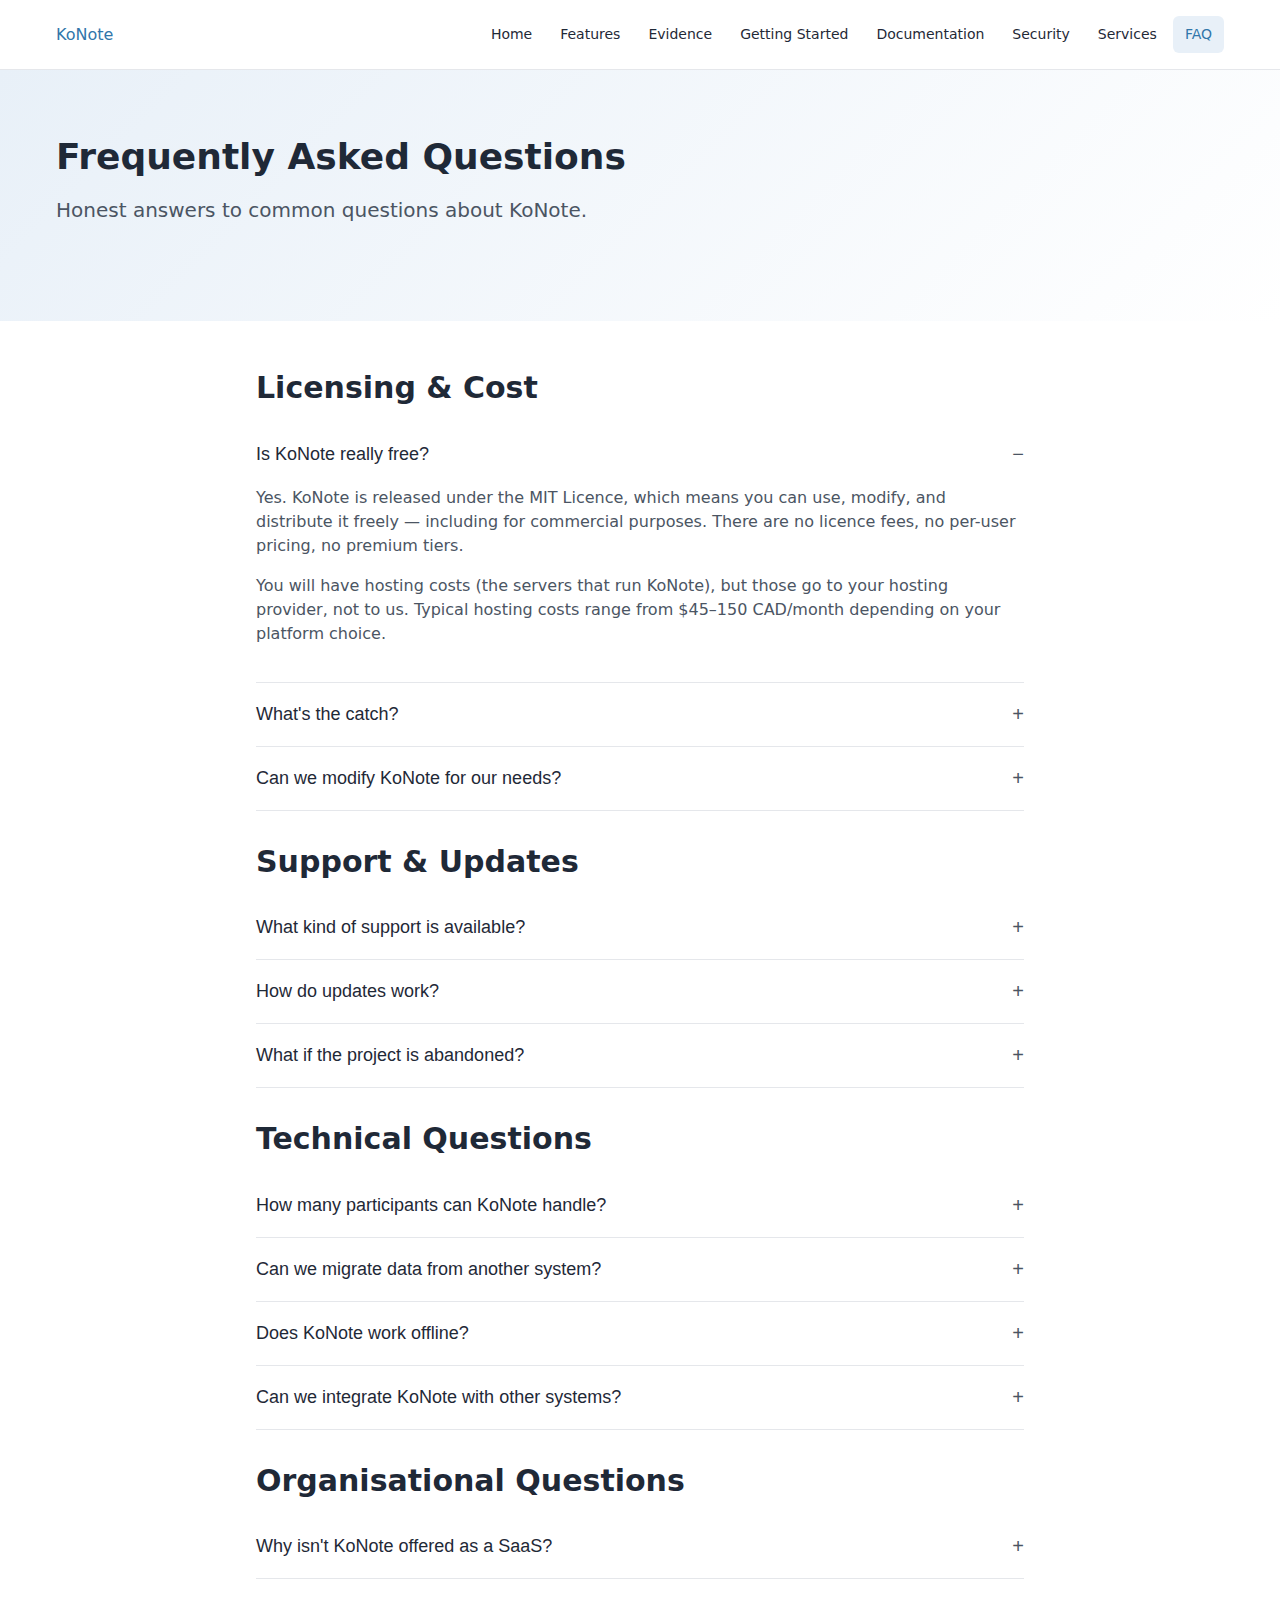
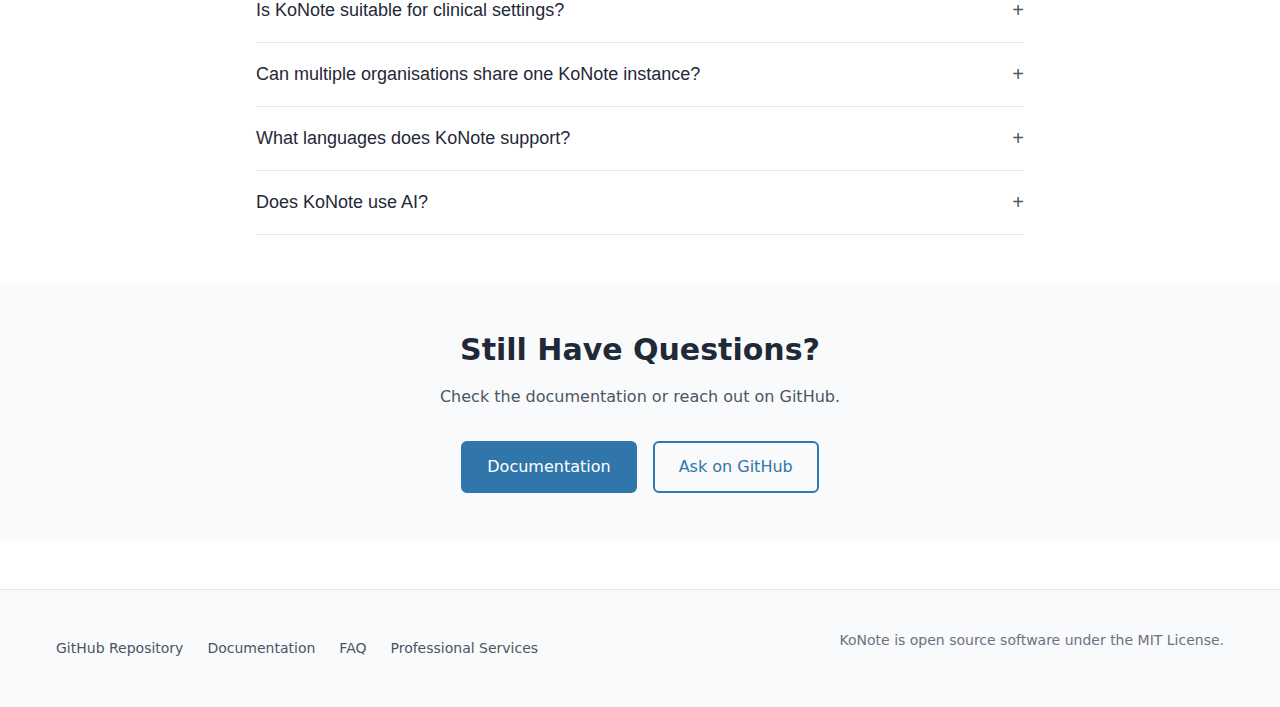
<file: faq.html>
<!DOCTYPE html>
<html lang="en">
<head>
  <meta charset="UTF-8">
  <meta name="viewport" content="width=device-width, initial-scale=1.0">
  <meta name="description" content="Frequently asked questions about KoNote: licensing, support, limitations, and honest answers about what to expect.">
  <title>FAQ — KoNote</title>
  <link rel="stylesheet" href="css/style.css">
  <link rel="icon" href="favicon.ico" sizes="32x32">
  <link rel="icon" href="favicon.svg" type="image/svg+xml">
  <link rel="icon" type="image/png" sizes="32x32" href="favicon-32.png">
  <link rel="icon" type="image/png" sizes="16x16" href="favicon-16.png">
</head>
<body>
  <a href="#main" class="skip-nav">Skip to main content</a>

  <header class="site-header">
    <div class="container header-inner">
      <a href="index.html" class="site-logo">KoNote</a>
      <button class="nav-toggle" aria-expanded="false" aria-controls="main-nav">
        Menu
      </button>
      <nav class="site-nav" id="main-nav" aria-label="Main navigation">
        <a href="index.html">Home</a>
        <a href="features.html">Features</a>
        <a href="evidence.html">Evidence</a>
        <a href="getting-started.html">Getting Started</a>
        <a href="documentation.html">Documentation</a>
        <a href="security.html">Security</a>
        <a href="services.html">Services</a>
        <a href="faq.html" aria-current="page">FAQ</a>
      </nav>
    </div>
  </header>

  <main id="main">
    <section class="hero">
      <div class="container">
        <h1>Frequently Asked Questions</h1>
        <p class="hero-tagline">
          Honest answers to common questions about KoNote.
        </p>
      </div>
    </section>

    <section>
      <div class="container content-width">

        <h2>Licensing & Cost</h2>

        <div class="faq-item is-open">
          <button class="faq-question" aria-expanded="true">
            Is KoNote really free?
          </button>
          <div class="faq-answer">
            <p>
              Yes. KoNote is released under the MIT Licence, which means you can use,
              modify, and distribute it freely — including for commercial purposes.
              There are no licence fees, no per-user pricing, no premium tiers.
            </p>
            <p>
              You will have hosting costs (the servers that run KoNote), but those
              go to your hosting provider, not to us. Typical hosting costs range
              from $45–150 CAD/month depending on your platform choice.
            </p>
          </div>
        </div>

        <div class="faq-item">
          <button class="faq-question" aria-expanded="false">
            What's the catch?
          </button>
          <div class="faq-answer">
            <p>
              No catch, but there are trade-offs:
            </p>
            <ul>
              <li>You're responsible for deployment, security, and maintenance</li>
              <li>There's no vendor support — just community help via GitHub</li>
              <li>You need technical capacity (or a partner who has it)</li>
            </ul>
            <p>
              If you want a fully managed solution where someone else handles everything,
              KoNote isn't that. If you're comfortable with self-hosting and want
              full control over your data, KoNote is a good fit.
            </p>
          </div>
        </div>

        <div class="faq-item">
          <button class="faq-question" aria-expanded="false">
            Can we modify KoNote for our needs?
          </button>
          <div class="faq-answer">
            <p>
              Yes. The MIT Licence explicitly allows modification. You can change
              the code, add features, or adapt it however you need. You can even
              redistribute your modified version.
            </p>
            <p>
              If you make improvements that would benefit others, we'd welcome
              contributions back to the main project — but that's optional.
            </p>
          </div>
        </div>

        <h2 class="mt-8">Support & Updates</h2>

        <div class="faq-item">
          <button class="faq-question" aria-expanded="false">
            What kind of support is available?
          </button>
          <div class="faq-answer">
            <p>
              <strong>Community support:</strong> You can ask questions and report issues
              on <a href="https://github.com/LogicalOutcomes/konote/issues">GitHub</a>.
              There are no guaranteed response times — it depends on who's available
              and whether someone knows the answer.
            </p>
            <p>
              <strong>Professional support:</strong> If you need guaranteed help,
              we offer <a href="services.html">professional services</a> including
              setup assistance and training.
            </p>
          </div>
        </div>

        <div class="faq-item">
          <button class="faq-question" aria-expanded="false">
            How do updates work?
          </button>
          <div class="faq-answer">
            <p>
              New versions are released on GitHub. You're responsible for monitoring
              releases and applying updates to your deployment. The deployment guide
              includes instructions for updating.
            </p>
            <p>
              Updates are not automatic — you control when to update. This means
              you can test updates before applying them, but it also means you
              need to actively keep your installation current.
            </p>
          </div>
        </div>

        <div class="faq-item">
          <button class="faq-question" aria-expanded="false">
            What if the project is abandoned?
          </button>
          <div class="faq-answer">
            <p>
              The MIT Licence means the code is yours forever. If active development
              stops, you can:
            </p>
            <ul>
              <li>Continue using your current version indefinitely</li>
              <li>Fork the project and maintain it yourself</li>
              <li>Find someone else to maintain a fork</li>
            </ul>
            <p>
              You're not locked into a vendor relationship that could disappear.
            </p>
          </div>
        </div>

        <h2 class="mt-8">Technical Questions</h2>

        <div class="faq-item">
          <button class="faq-question" aria-expanded="false">
            How many participants can KoNote handle?
          </button>
          <div class="faq-answer">
            <p>
              KoNote has been tested with up to approximately 2,000 active participants.
            </p>
            <p>
              The main limitation is encrypted search: because PII is encrypted,
              participant search loads accessible participants into memory and filters in Python.
              This works well at smaller scales but may slow down with larger participant bases.
            </p>
            <p>
              If you have significantly more participants, we recommend performance testing
              before committing to KoNote.
            </p>
          </div>
        </div>

        <div class="faq-item">
          <button class="faq-question" aria-expanded="false">
            Can we migrate data from another system?
          </button>
          <div class="faq-answer">
            <p>
              There are no built-in migration tools. Data migration requires:
            </p>
            <ul>
              <li>Exporting data from your current system</li>
              <li>Mapping fields to KoNote's data model</li>
              <li>Writing a script to import the data</li>
            </ul>
            <p>
              This is technically possible but requires development work specific
              to your source system. If you need help with this, mention it when
              contacting us about <a href="services.html">professional services</a>.
            </p>
          </div>
        </div>

        <div class="faq-item">
          <button class="faq-question" aria-expanded="false">
            Does KoNote work offline?
          </button>
          <div class="faq-answer">
            <p>
              No. KoNote is a web application that requires an internet connection
              to access. There's no offline mode or mobile app with local storage.
            </p>
            <p>
              If staff need to work in locations without internet, they would need
              to take notes elsewhere and enter them into KoNote later.
            </p>
          </div>
        </div>

        <div class="faq-item">
          <button class="faq-question" aria-expanded="false">
            Can we integrate KoNote with other systems?
          </button>
          <div class="faq-answer">
            <p>
              KoNote doesn't have a public API, so direct integration isn't straightforward.
            </p>
            <p>
              Options include:
            </p>
            <ul>
              <li>CSV export/import for batch data transfer</li>
              <li>Custom development to add API endpoints (Django makes this possible)</li>
              <li>Direct database access (with caution and understanding of the schema)</li>
            </ul>
          </div>
        </div>

        <h2 class="mt-8">Organisational Questions</h2>

        <div class="faq-item">
          <button class="faq-question" aria-expanded="false">
            Why isn't KoNote offered as a SaaS?
          </button>
          <div class="faq-answer">
            <p>
              Participant data is sensitive. Many nonprofits need full control over where
              that data lives — for regulatory compliance, funder requirements, or
              organisational policy.
            </p>
            <p>
              A self-hosted model means:
            </p>
            <ul>
              <li>You choose where data is stored (Canadian servers if needed)</li>
              <li>You're not dependent on a vendor's business continuity</li>
              <li>You can inspect exactly what the software does</li>
              <li>No risk of a vendor raising prices or changing terms</li>
            </ul>
          </div>
        </div>

        <div class="faq-item">
          <button class="faq-question" aria-expanded="false">
            Is KoNote suitable for clinical settings?
          </button>
          <div class="faq-answer">
            <p>
              KoNote is designed for outcome tracking in social services, not clinical
              documentation. It lacks:
            </p>
            <ul>
              <li>Standardised clinical assessment tools</li>
              <li>Treatment planning features</li>
              <li>Prescription or medication tracking</li>
              <li>Healthcare-specific compliance features (HIPAA, etc.)</li>
            </ul>
            <p>
              If you need a clinical EMR/EHR, KoNote isn't the right tool.
              If you need to track participant outcomes alongside clinical work,
              KoNote could complement (not replace) your clinical system.
            </p>
          </div>
        </div>

        <div class="faq-item">
          <button class="faq-question" aria-expanded="false">
            Can multiple organisations share one KoNote instance?
          </button>
          <div class="faq-answer">
            <p>
              KoNote is designed for single-agency use. While you could technically
              create separate "programs" for different organisations, there's no
              true multi-tenancy with data isolation between organisations.
            </p>
            <p>
              Each organisation should run their own instance for proper data
              separation and security.
            </p>
          </div>
        </div>

        <div class="faq-item">
          <button class="faq-question" aria-expanded="false">
            What languages does KoNote support?
          </button>
          <div class="faq-answer">
            <p>
              KoNote has full English and French bilingual support, following canada.ca
              conventions. Users can switch languages with a single click, and all
              terminology, labels, and system text appear in the selected language.
            </p>
            <p>
              Agencies can customise all terminology in both languages to match their
              preferred wording. Full internationalisation to other languages beyond
              English and French would require development work.
            </p>
          </div>
        </div>

        <div class="faq-item">
          <button class="faq-question" aria-expanded="false">
            Does KoNote use AI?
          </button>
          <div class="faq-answer">
            <p>
              KoNote includes optional AI-assisted features that help staff with
              documentation tasks:
            </p>
            <ul>
              <li>Suggesting metrics based on outcome target descriptions</li>
              <li>Improving goal statement wording</li>
              <li>Helping structure progress notes</li>
              <li>Generating funder narrative summaries from aggregate data</li>
            </ul>
            <p>
              AI features are privacy-safe — no participant identifying information is ever
              sent to the AI service. The feature can be disabled entirely via a toggle
              if your organisation prefers not to use it.
            </p>
          </div>
        </div>

      </div>
    </section>

    <section class="alt-bg">
      <div class="container text-center">
        <h2>Still Have Questions?</h2>
        <p class="text-muted mb-8">
          Check the documentation or reach out on GitHub.
        </p>
        <div class="btn-group" style="justify-content: center;">
          <a href="documentation.html" class="btn btn-primary">Documentation</a>
          <a href="https://github.com/LogicalOutcomes/konote/issues" class="btn btn-secondary">Ask on GitHub</a>
        </div>
      </div>
    </section>
  </main>

  <footer class="site-footer">
    <div class="container footer-content">
      <div class="footer-links">
        <a href="https://github.com/LogicalOutcomes/konote">GitHub Repository</a>
        <a href="documentation.html">Documentation</a>
        <a href="faq.html">FAQ</a>
        <a href="services.html">Professional Services</a>
      </div>
      <p class="footer-copyright">
        KoNote is open source software under the MIT License.
      </p>
    </div>
  </footer>

  <script>
    // Mobile nav toggle
    const navToggle = document.querySelector('.nav-toggle');
    const nav = document.querySelector('.site-nav');
    if (navToggle && nav) {
      navToggle.addEventListener('click', () => {
        const isOpen = nav.classList.toggle('is-open');
        navToggle.setAttribute('aria-expanded', isOpen);
      });
    }

    // FAQ accordion
    document.querySelectorAll('.faq-question').forEach(button => {
      button.addEventListener('click', () => {
        const item = button.parentElement;
        const isOpen = item.classList.toggle('is-open');
        button.setAttribute('aria-expanded', isOpen);
      });
    });
  </script>
</body>
</html>
</file>
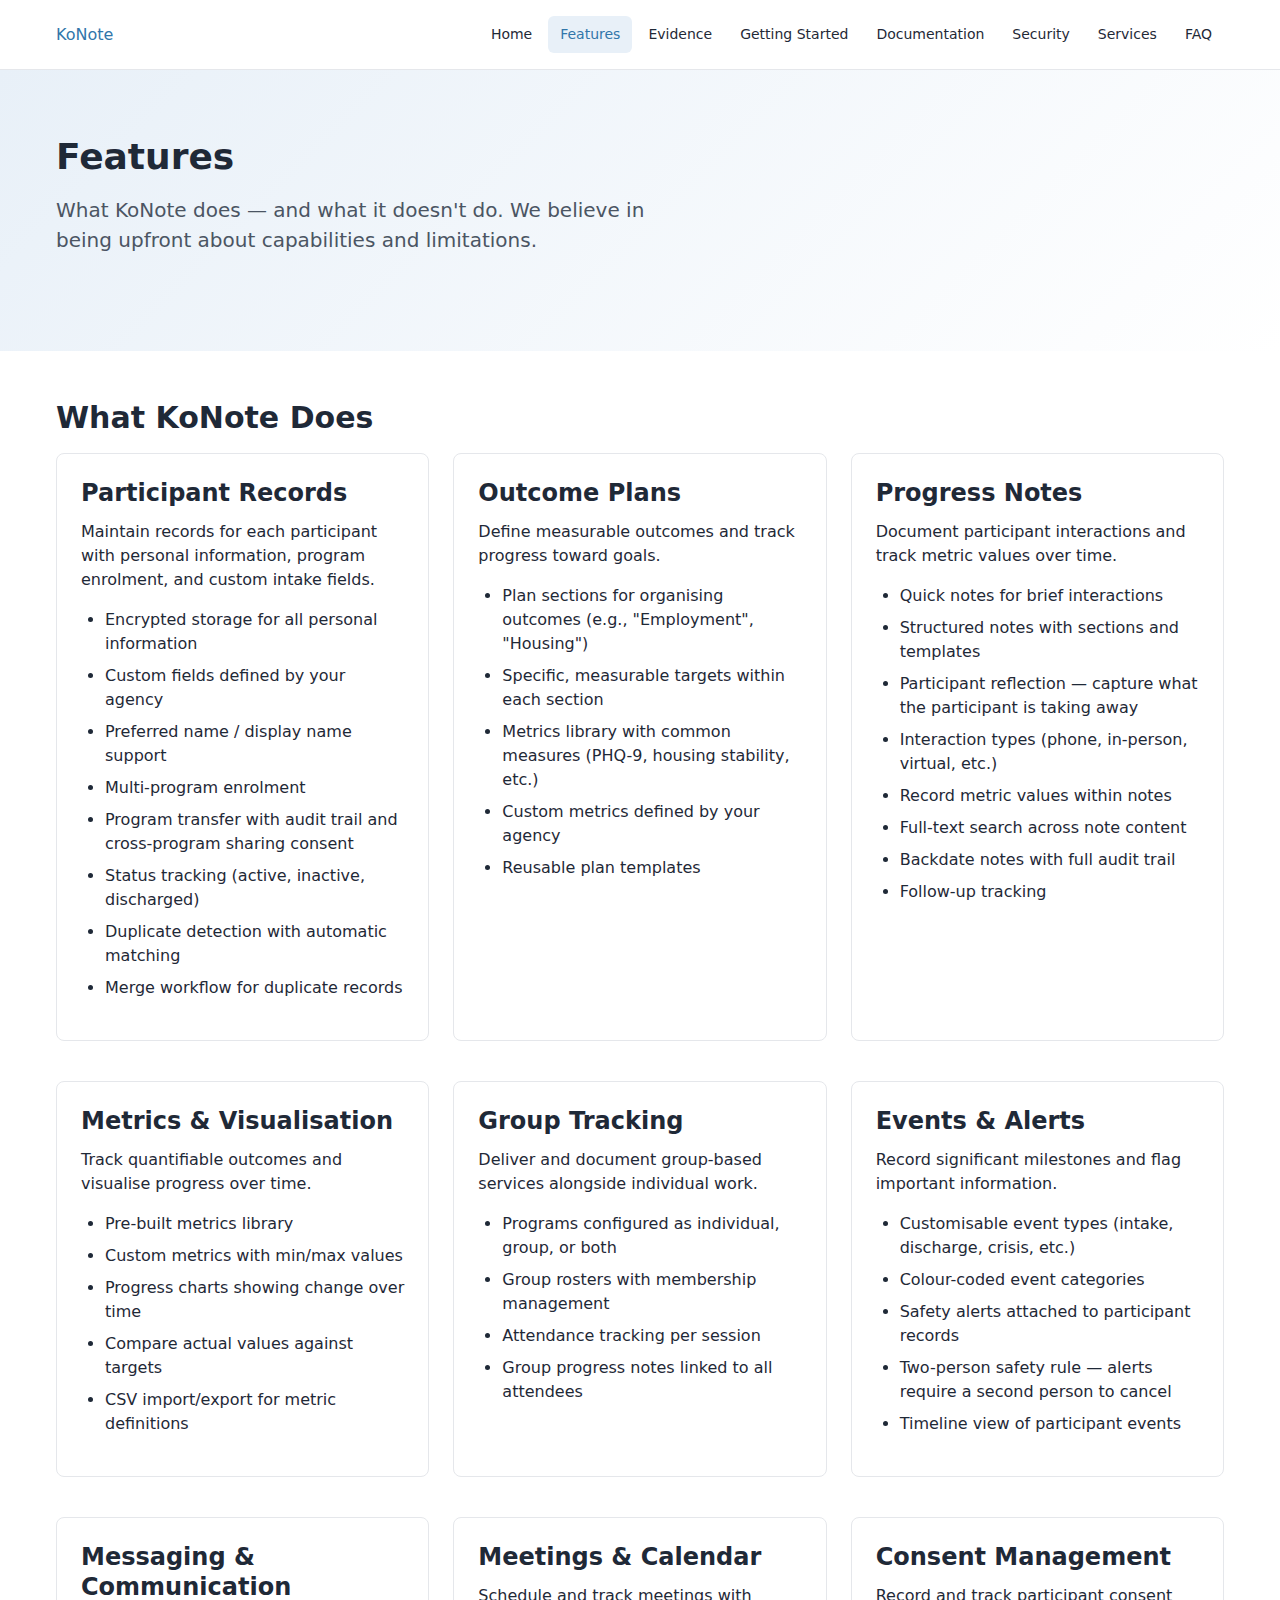
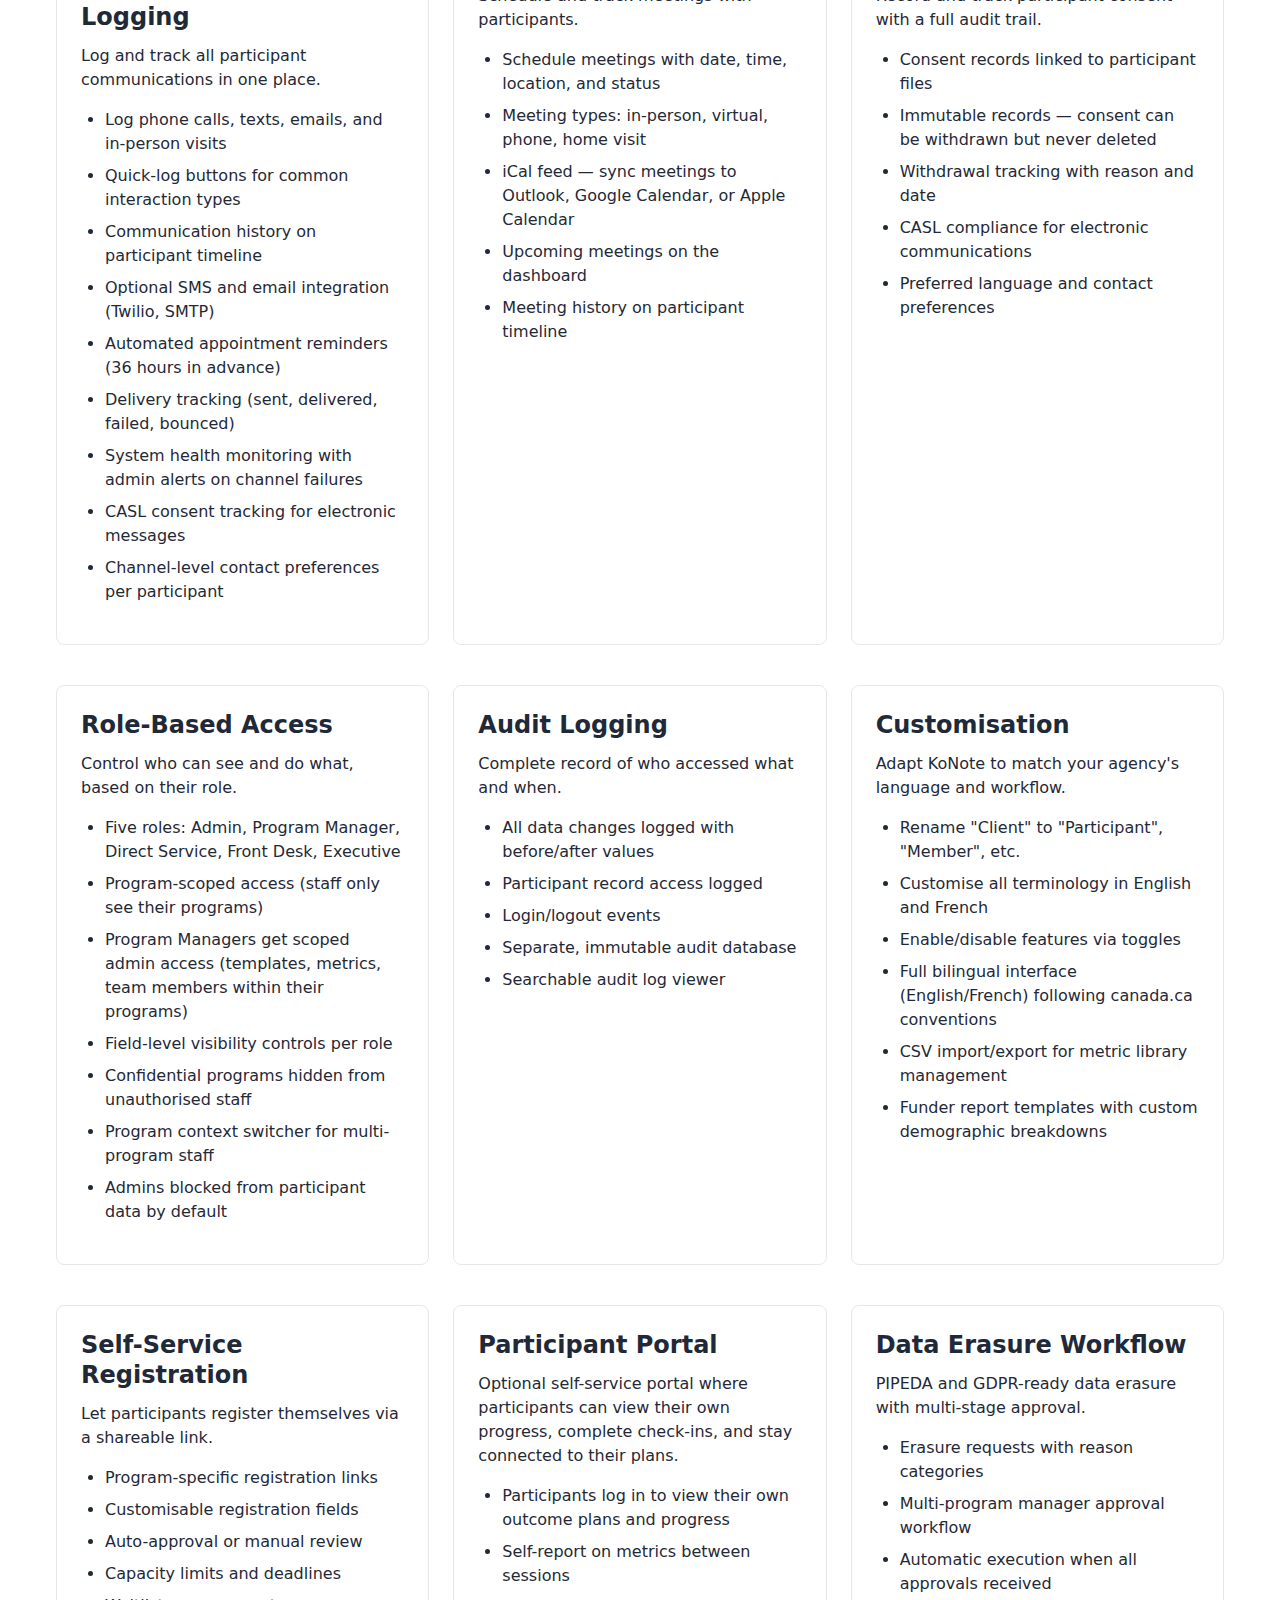
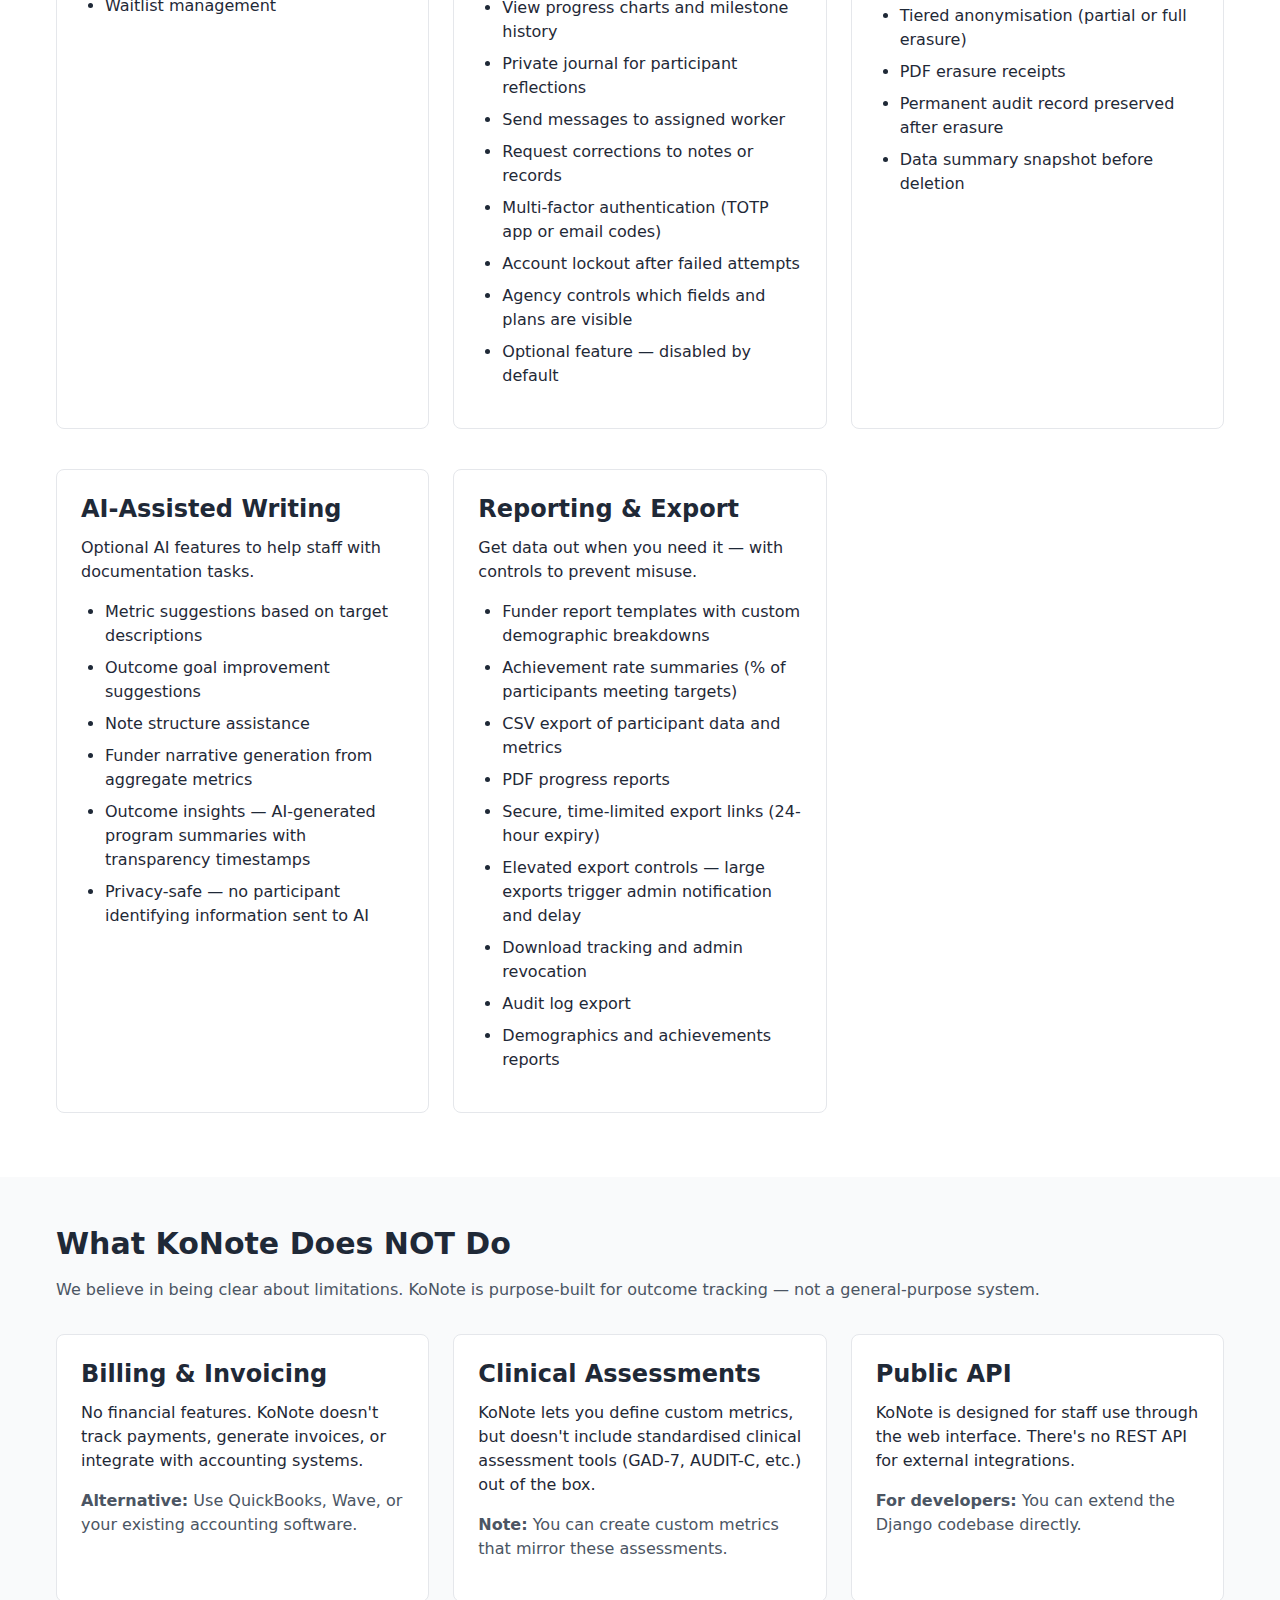
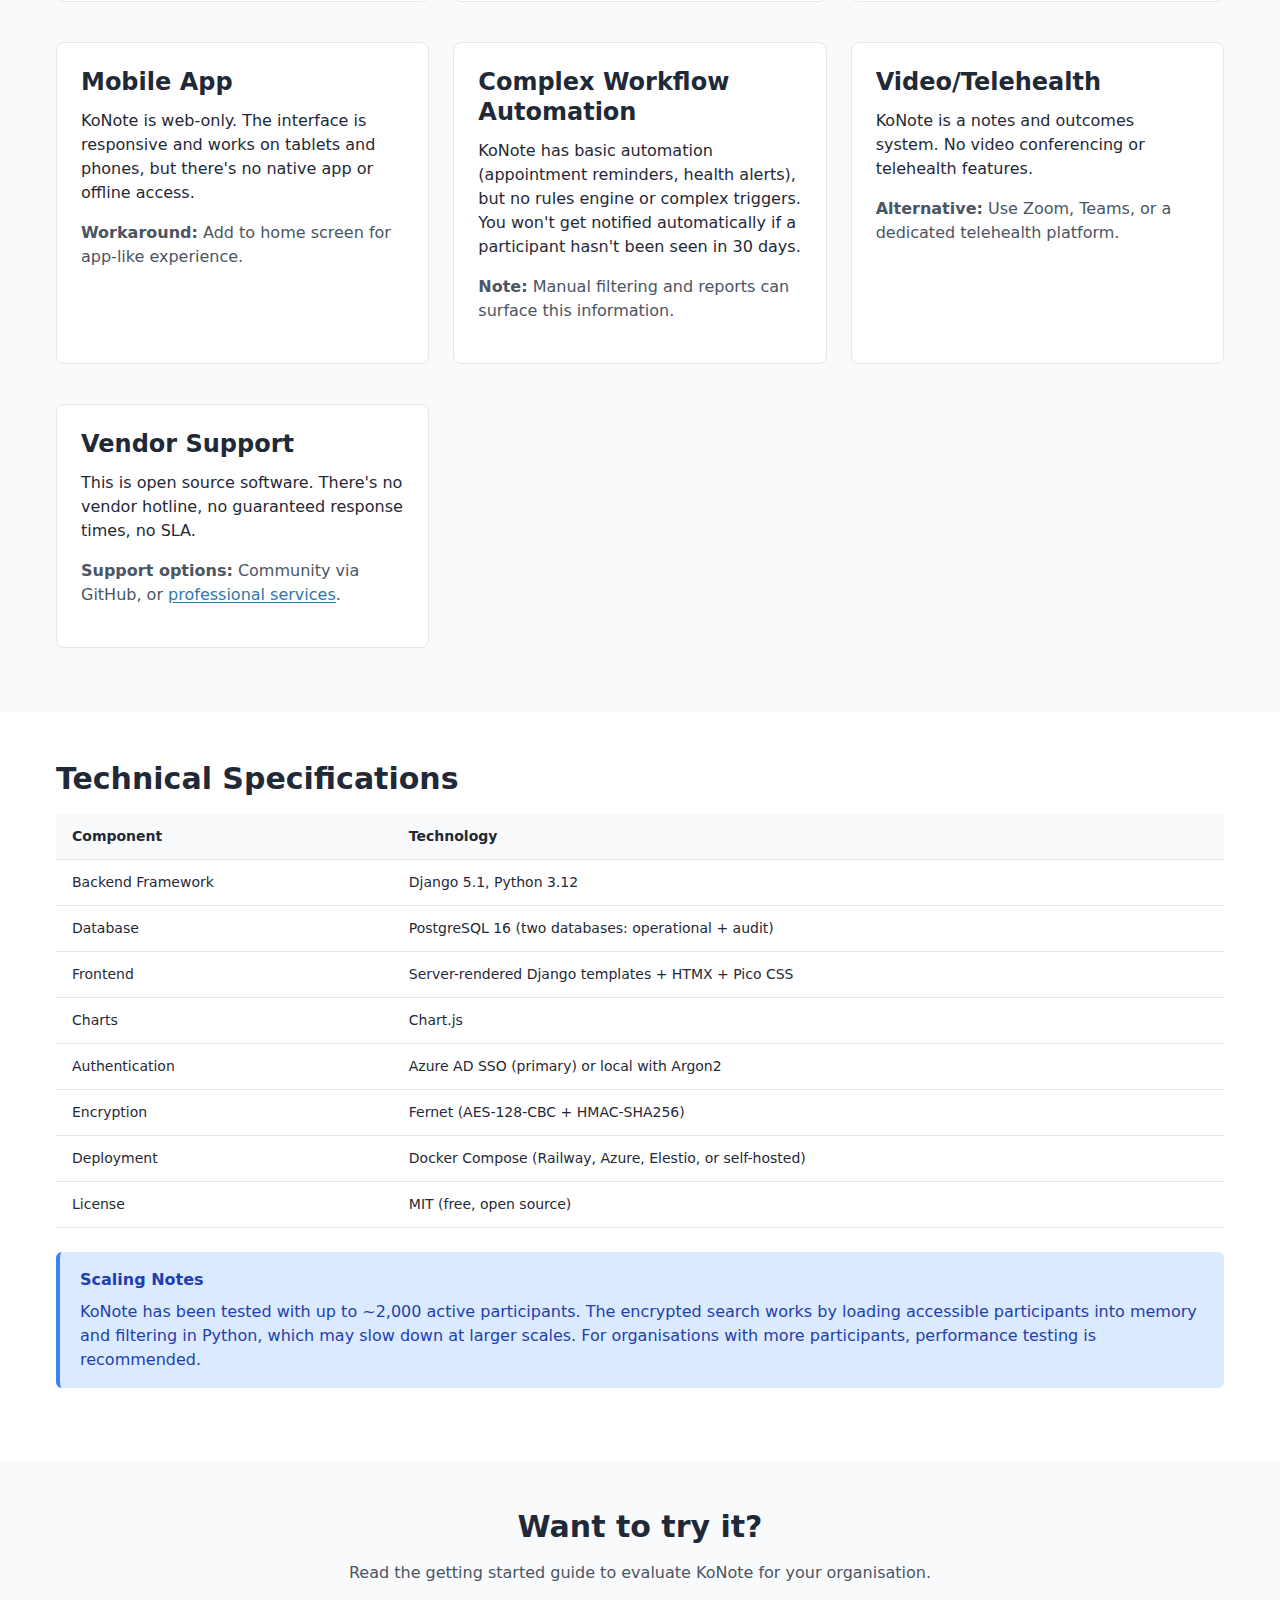
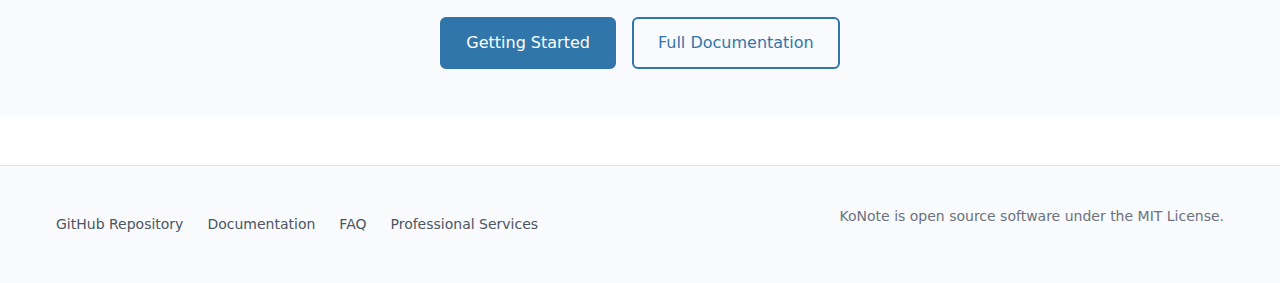
<file: features.html>
<!DOCTYPE html>
<html lang="en">
<head>
  <meta charset="UTF-8">
  <meta name="viewport" content="width=device-width, initial-scale=1.0">
  <meta name="description" content="KoNote features: participant records, outcome plans, progress notes, metrics tracking, messaging, meetings and calendar, consent management, participant portal, role-based access, audit logging, data erasure, and AI-assisted writing.">
  <title>Features — KoNote</title>
  <link rel="stylesheet" href="css/style.css">
  <link rel="icon" href="favicon.ico" sizes="32x32">
  <link rel="icon" href="favicon.svg" type="image/svg+xml">
  <link rel="icon" type="image/png" sizes="32x32" href="favicon-32.png">
  <link rel="icon" type="image/png" sizes="16x16" href="favicon-16.png">
</head>
<body>
  <a href="#main" class="skip-nav">Skip to main content</a>

  <header class="site-header">
    <div class="container header-inner">
      <a href="index.html" class="site-logo">KoNote</a>
      <button class="nav-toggle" aria-expanded="false" aria-controls="main-nav">
        Menu
      </button>
      <nav class="site-nav" id="main-nav" aria-label="Main navigation">
        <a href="index.html">Home</a>
        <a href="features.html" aria-current="page">Features</a>
        <a href="evidence.html">Evidence</a>
        <a href="getting-started.html">Getting Started</a>
        <a href="documentation.html">Documentation</a>
        <a href="security.html">Security</a>
        <a href="services.html">Services</a>
        <a href="faq.html">FAQ</a>
      </nav>
    </div>
  </header>

  <main id="main">
    <section class="hero">
      <div class="container">
        <h1>Features</h1>
        <p class="hero-tagline">
          What KoNote does — and what it doesn't do.
          We believe in being upfront about capabilities and limitations.
        </p>
      </div>
    </section>

    <section>
      <div class="container">
        <h2>What KoNote Does</h2>

        <div class="card-grid">
          <div class="card">
            <h3>Participant Records</h3>
            <p>
              Maintain records for each participant with personal information,
              program enrolment, and custom intake fields.
            </p>
            <ul>
              <li>Encrypted storage for all personal information</li>
              <li>Custom fields defined by your agency</li>
              <li>Preferred name / display name support</li>
              <li>Multi-program enrolment</li>
              <li>Program transfer with audit trail and cross-program sharing consent</li>
              <li>Status tracking (active, inactive, discharged)</li>
              <li>Duplicate detection with automatic matching</li>
              <li>Merge workflow for duplicate records</li>
            </ul>
          </div>

          <div class="card">
            <h3>Outcome Plans</h3>
            <p>
              Define measurable outcomes and track progress toward goals.
            </p>
            <ul>
              <li>Plan sections for organising outcomes (e.g., "Employment", "Housing")</li>
              <li>Specific, measurable targets within each section</li>
              <li>Metrics library with common measures (PHQ-9, housing stability, etc.)</li>
              <li>Custom metrics defined by your agency</li>
              <li>Reusable plan templates</li>
            </ul>
          </div>

          <div class="card">
            <h3>Progress Notes</h3>
            <p>
              Document participant interactions and track metric values over time.
            </p>
            <ul>
              <li>Quick notes for brief interactions</li>
              <li>Structured notes with sections and templates</li>
              <li>Participant reflection — capture what the participant is taking away</li>
              <li>Interaction types (phone, in-person, virtual, etc.)</li>
              <li>Record metric values within notes</li>
              <li>Full-text search across note content</li>
              <li>Backdate notes with full audit trail</li>
              <li>Follow-up tracking</li>
            </ul>
          </div>

          <div class="card">
            <h3>Metrics & Visualisation</h3>
            <p>
              Track quantifiable outcomes and visualise progress over time.
            </p>
            <ul>
              <li>Pre-built metrics library</li>
              <li>Custom metrics with min/max values</li>
              <li>Progress charts showing change over time</li>
              <li>Compare actual values against targets</li>
              <li>CSV import/export for metric definitions</li>
            </ul>
          </div>

          <div class="card">
            <h3>Group Tracking</h3>
            <p>
              Deliver and document group-based services alongside individual work.
            </p>
            <ul>
              <li>Programs configured as individual, group, or both</li>
              <li>Group rosters with membership management</li>
              <li>Attendance tracking per session</li>
              <li>Group progress notes linked to all attendees</li>
            </ul>
          </div>

          <div class="card">
            <h3>Events & Alerts</h3>
            <p>
              Record significant milestones and flag important information.
            </p>
            <ul>
              <li>Customisable event types (intake, discharge, crisis, etc.)</li>
              <li>Colour-coded event categories</li>
              <li>Safety alerts attached to participant records</li>
              <li>Two-person safety rule — alerts require a second person to cancel</li>
              <li>Timeline view of participant events</li>
            </ul>
          </div>

          <div class="card">
            <h3>Messaging & Communication Logging</h3>
            <p>
              Log and track all participant communications in one place.
            </p>
            <ul>
              <li>Log phone calls, texts, emails, and in-person visits</li>
              <li>Quick-log buttons for common interaction types</li>
              <li>Communication history on participant timeline</li>
              <li>Optional SMS and email integration (Twilio, SMTP)</li>
              <li>Automated appointment reminders (36 hours in advance)</li>
              <li>Delivery tracking (sent, delivered, failed, bounced)</li>
              <li>System health monitoring with admin alerts on channel failures</li>
              <li>CASL consent tracking for electronic messages</li>
              <li>Channel-level contact preferences per participant</li>
            </ul>
          </div>

          <div class="card">
            <h3>Meetings & Calendar</h3>
            <p>
              Schedule and track meetings with participants.
            </p>
            <ul>
              <li>Schedule meetings with date, time, location, and status</li>
              <li>Meeting types: in-person, virtual, phone, home visit</li>
              <li>iCal feed — sync meetings to Outlook, Google Calendar, or Apple Calendar</li>
              <li>Upcoming meetings on the dashboard</li>
              <li>Meeting history on participant timeline</li>
            </ul>
          </div>

          <div class="card">
            <h3>Consent Management</h3>
            <p>
              Record and track participant consent with a full audit trail.
            </p>
            <ul>
              <li>Consent records linked to participant files</li>
              <li>Immutable records — consent can be withdrawn but never deleted</li>
              <li>Withdrawal tracking with reason and date</li>
              <li>CASL compliance for electronic communications</li>
              <li>Preferred language and contact preferences</li>
            </ul>
          </div>

          <div class="card">
            <h3>Role-Based Access</h3>
            <p>
              Control who can see and do what, based on their role.
            </p>
            <ul>
              <li>Five roles: Admin, Program Manager, Direct Service, Front Desk, Executive</li>
              <li>Program-scoped access (staff only see their programs)</li>
              <li>Program Managers get scoped admin access (templates, metrics, team members within their programs)</li>
              <li>Field-level visibility controls per role</li>
              <li>Confidential programs hidden from unauthorised staff</li>
              <li>Program context switcher for multi-program staff</li>
              <li>Admins blocked from participant data by default</li>
            </ul>
          </div>

          <div class="card">
            <h3>Audit Logging</h3>
            <p>
              Complete record of who accessed what and when.
            </p>
            <ul>
              <li>All data changes logged with before/after values</li>
              <li>Participant record access logged</li>
              <li>Login/logout events</li>
              <li>Separate, immutable audit database</li>
              <li>Searchable audit log viewer</li>
            </ul>
          </div>

          <div class="card">
            <h3>Customisation</h3>
            <p>
              Adapt KoNote to match your agency's language and workflow.
            </p>
            <ul>
              <li>Rename "Client" to "Participant", "Member", etc.</li>
              <li>Customise all terminology in English and French</li>
              <li>Enable/disable features via toggles</li>
              <li>Full bilingual interface (English/French) following canada.ca conventions</li>
              <li>CSV import/export for metric library management</li>
              <li>Funder report templates with custom demographic breakdowns</li>
            </ul>
          </div>

          <div class="card">
            <h3>Self-Service Registration</h3>
            <p>
              Let participants register themselves via a shareable link.
            </p>
            <ul>
              <li>Program-specific registration links</li>
              <li>Customisable registration fields</li>
              <li>Auto-approval or manual review</li>
              <li>Capacity limits and deadlines</li>
              <li>Waitlist management</li>
            </ul>
          </div>

          <div class="card">
            <h3>Participant Portal</h3>
            <p>
              Optional self-service portal where participants can view their own
              progress, complete check-ins, and stay connected to their plans.
            </p>
            <ul>
              <li>Participants log in to view their own outcome plans and progress</li>
              <li>Self-report on metrics between sessions</li>
              <li>View progress charts and milestone history</li>
              <li>Private journal for participant reflections</li>
              <li>Send messages to assigned worker</li>
              <li>Request corrections to notes or records</li>
              <li>Multi-factor authentication (TOTP app or email codes)</li>
              <li>Account lockout after failed attempts</li>
              <li>Agency controls which fields and plans are visible</li>
              <li>Optional feature — disabled by default</li>
            </ul>
          </div>

          <div class="card">
            <h3>Data Erasure Workflow</h3>
            <p>
              PIPEDA and GDPR-ready data erasure with multi-stage approval.
            </p>
            <ul>
              <li>Erasure requests with reason categories</li>
              <li>Multi-program manager approval workflow</li>
              <li>Automatic execution when all approvals received</li>
              <li>Tiered anonymisation (partial or full erasure)</li>
              <li>PDF erasure receipts</li>
              <li>Permanent audit record preserved after erasure</li>
              <li>Data summary snapshot before deletion</li>
            </ul>
          </div>

          <div class="card">
            <h3>AI-Assisted Writing</h3>
            <p>
              Optional AI features to help staff with documentation tasks.
            </p>
            <ul>
              <li>Metric suggestions based on target descriptions</li>
              <li>Outcome goal improvement suggestions</li>
              <li>Note structure assistance</li>
              <li>Funder narrative generation from aggregate metrics</li>
              <li>Outcome insights — AI-generated program summaries with transparency timestamps</li>
              <li>Privacy-safe — no participant identifying information sent to AI</li>
            </ul>
          </div>

          <div class="card">
            <h3>Reporting & Export</h3>
            <p>
              Get data out when you need it — with controls to prevent misuse.
            </p>
            <ul>
              <li>Funder report templates with custom demographic breakdowns</li>
              <li>Achievement rate summaries (% of participants meeting targets)</li>
              <li>CSV export of participant data and metrics</li>
              <li>PDF progress reports</li>
              <li>Secure, time-limited export links (24-hour expiry)</li>
              <li>Elevated export controls — large exports trigger admin notification and delay</li>
              <li>Download tracking and admin revocation</li>
              <li>Audit log export</li>
              <li>Demographics and achievements reports</li>
            </ul>
          </div>
        </div>
      </div>
    </section>

    <section class="alt-bg">
      <div class="container">
        <h2>What KoNote Does NOT Do</h2>
        <p class="text-muted mb-8">
          We believe in being clear about limitations. KoNote is purpose-built for
          outcome tracking — not a general-purpose system.
        </p>

        <div class="card-grid">
          <div class="card">
            <h3>Billing & Invoicing</h3>
            <p>
              No financial features. KoNote doesn't track payments, generate invoices,
              or integrate with accounting systems.
            </p>
            <p class="text-muted">
              <strong>Alternative:</strong> Use QuickBooks, Wave, or your existing accounting software.
            </p>
          </div>

          <div class="card">
            <h3>Clinical Assessments</h3>
            <p>
              KoNote lets you define custom metrics, but doesn't include standardised
              clinical assessment tools (GAD-7, AUDIT-C, etc.) out of the box.
            </p>
            <p class="text-muted">
              <strong>Note:</strong> You can create custom metrics that mirror these assessments.
            </p>
          </div>

          <div class="card">
            <h3>Public API</h3>
            <p>
              KoNote is designed for staff use through the web interface.
              There's no REST API for external integrations.
            </p>
            <p class="text-muted">
              <strong>For developers:</strong> You can extend the Django codebase directly.
            </p>
          </div>

          <div class="card">
            <h3>Mobile App</h3>
            <p>
              KoNote is web-only. The interface is responsive and works on tablets
              and phones, but there's no native app or offline access.
            </p>
            <p class="text-muted">
              <strong>Workaround:</strong> Add to home screen for app-like experience.
            </p>
          </div>

          <div class="card">
            <h3>Complex Workflow Automation</h3>
            <p>
              KoNote has basic automation (appointment reminders, health alerts),
              but no rules engine or complex triggers. You won't get notified automatically
              if a participant hasn't been seen in 30 days.
            </p>
            <p class="text-muted">
              <strong>Note:</strong> Manual filtering and reports can surface this information.
            </p>
          </div>

          <div class="card">
            <h3>Video/Telehealth</h3>
            <p>
              KoNote is a notes and outcomes system. No video conferencing or
              telehealth features.
            </p>
            <p class="text-muted">
              <strong>Alternative:</strong> Use Zoom, Teams, or a dedicated telehealth platform.
            </p>
          </div>

          <div class="card">
            <h3>Vendor Support</h3>
            <p>
              This is open source software. There's no vendor hotline, no guaranteed
              response times, no SLA.
            </p>
            <p class="text-muted">
              <strong>Support options:</strong> Community via GitHub, or <a href="services.html">professional services</a>.
            </p>
          </div>
        </div>
      </div>
    </section>

    <section>
      <div class="container">
        <h2>Technical Specifications</h2>

        <div class="table-wrapper">
          <table>
            <thead>
              <tr>
                <th>Component</th>
                <th>Technology</th>
              </tr>
            </thead>
            <tbody>
              <tr>
                <td>Backend Framework</td>
                <td>Django 5.1, Python 3.12</td>
              </tr>
              <tr>
                <td>Database</td>
                <td>PostgreSQL 16 (two databases: operational + audit)</td>
              </tr>
              <tr>
                <td>Frontend</td>
                <td>Server-rendered Django templates + HTMX + Pico CSS</td>
              </tr>
              <tr>
                <td>Charts</td>
                <td>Chart.js</td>
              </tr>
              <tr>
                <td>Authentication</td>
                <td>Azure AD SSO (primary) or local with Argon2</td>
              </tr>
              <tr>
                <td>Encryption</td>
                <td>Fernet (AES-128-CBC + HMAC-SHA256)</td>
              </tr>
              <tr>
                <td>Deployment</td>
                <td>Docker Compose (Railway, Azure, Elestio, or self-hosted)</td>
              </tr>
              <tr>
                <td>License</td>
                <td>MIT (free, open source)</td>
              </tr>
            </tbody>
          </table>
        </div>

        <div class="notice notice-info">
          <p class="notice-title">Scaling Notes</p>
          <p>
            KoNote has been tested with up to ~2,000 active participants. The encrypted search
            works by loading accessible participants into memory and filtering in Python,
            which may slow down at larger scales. For organisations with more participants,
            performance testing is recommended.
          </p>
        </div>
      </div>
    </section>

    <section class="alt-bg">
      <div class="container text-center">
        <h2>Want to try it?</h2>
        <p class="text-muted mb-8">
          Read the getting started guide to evaluate KoNote for your organisation.
        </p>
        <div class="btn-group" style="justify-content: center;">
          <a href="getting-started.html" class="btn btn-primary">Getting Started</a>
          <a href="documentation.html" class="btn btn-secondary">Full Documentation</a>
        </div>
      </div>
    </section>
  </main>

  <footer class="site-footer">
    <div class="container footer-content">
      <div class="footer-links">
        <a href="https://github.com/LogicalOutcomes/konote">GitHub Repository</a>
        <a href="documentation.html">Documentation</a>
        <a href="faq.html">FAQ</a>
        <a href="services.html">Professional Services</a>
      </div>
      <p class="footer-copyright">
        KoNote is open source software under the MIT License.
      </p>
    </div>
  </footer>

  <script>
    const navToggle = document.querySelector('.nav-toggle');
    const nav = document.querySelector('.site-nav');
    if (navToggle && nav) {
      navToggle.addEventListener('click', () => {
        const isOpen = nav.classList.toggle('is-open');
        navToggle.setAttribute('aria-expanded', isOpen);
      });
    }
  </script>
</body>
</html>
</file>
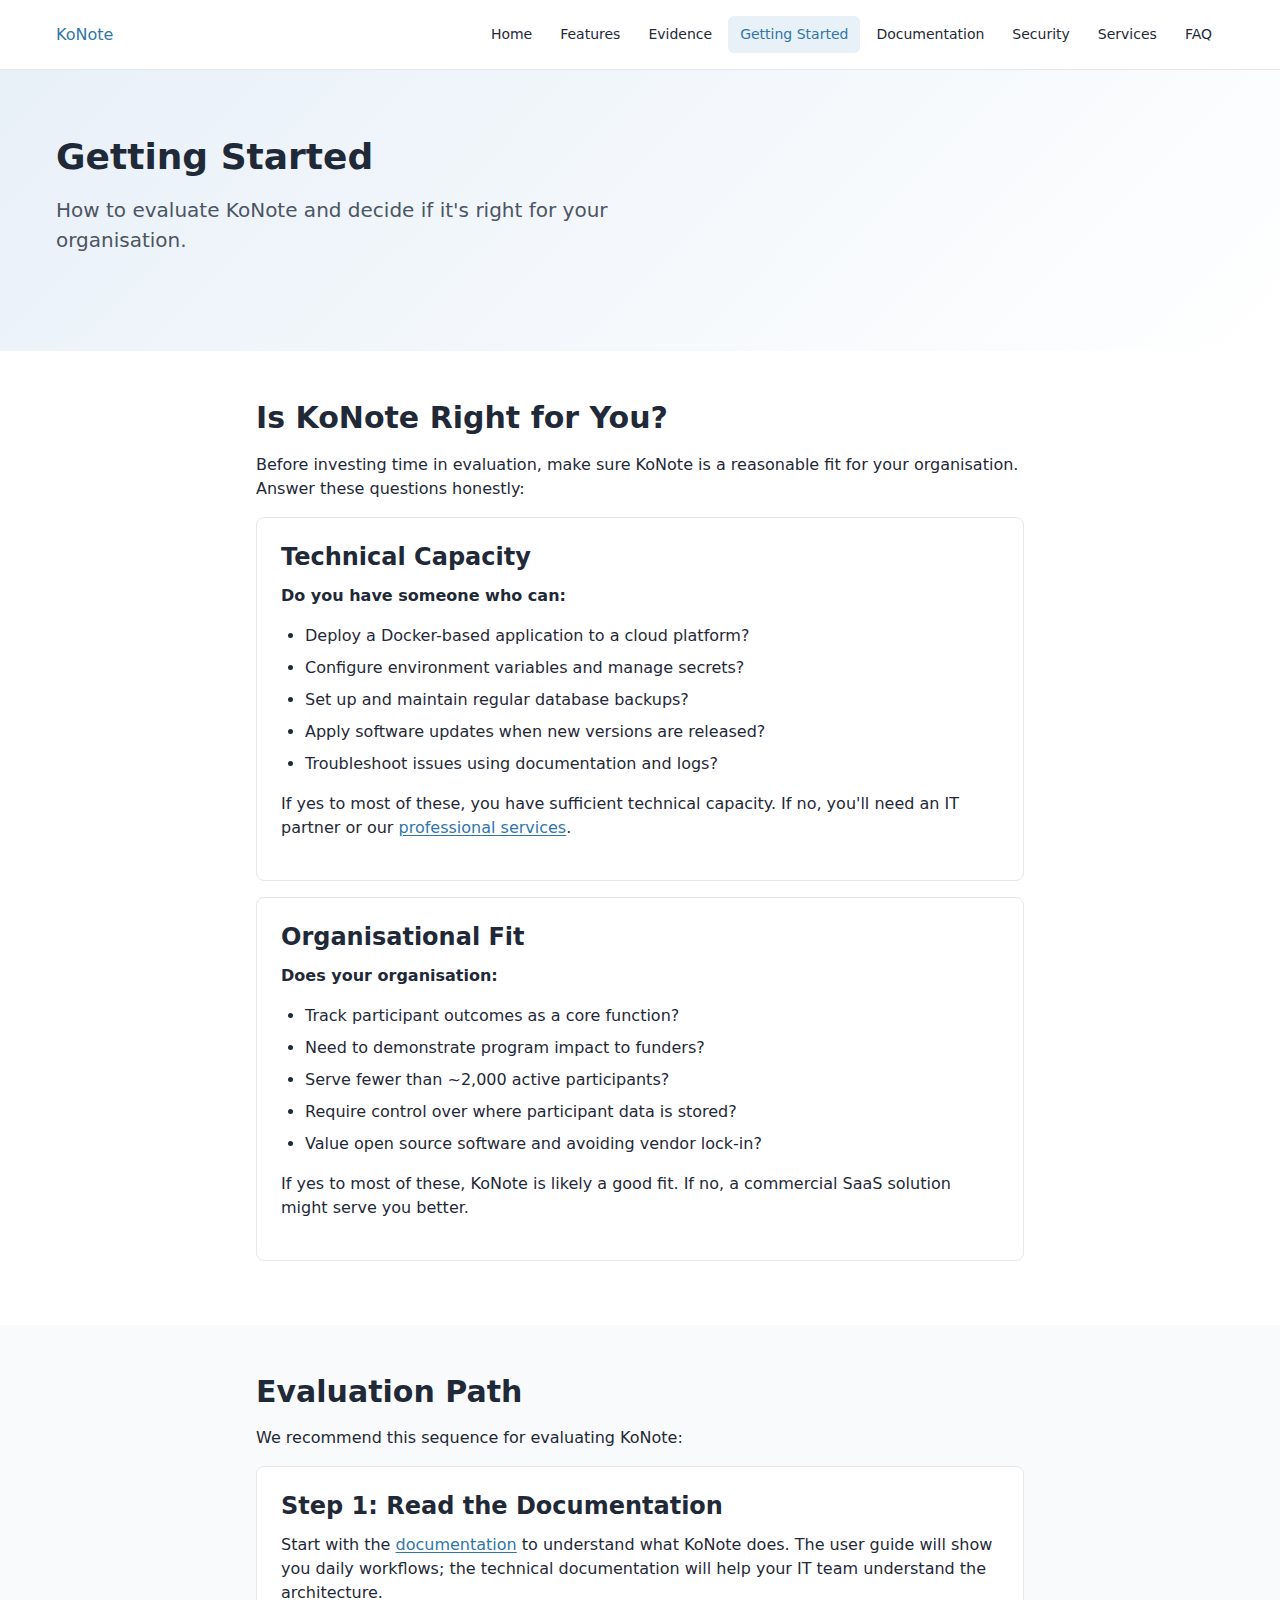
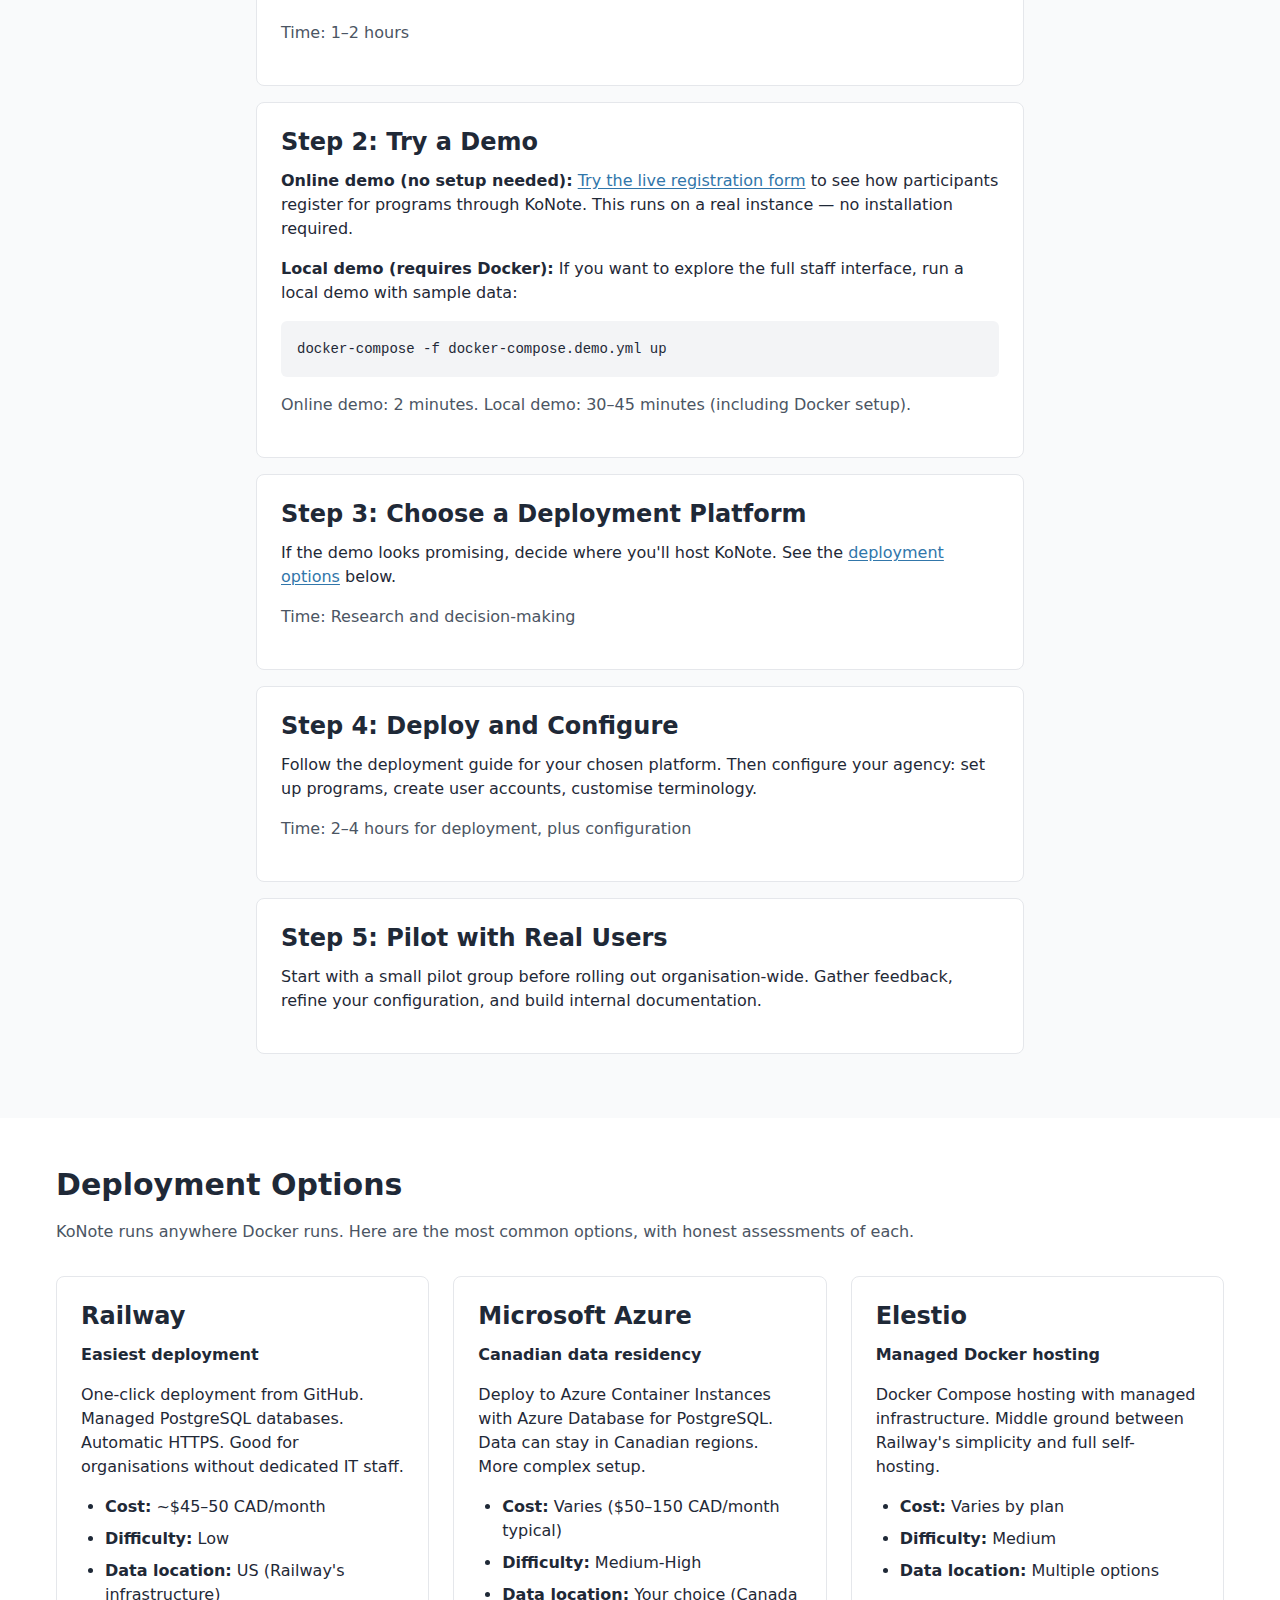
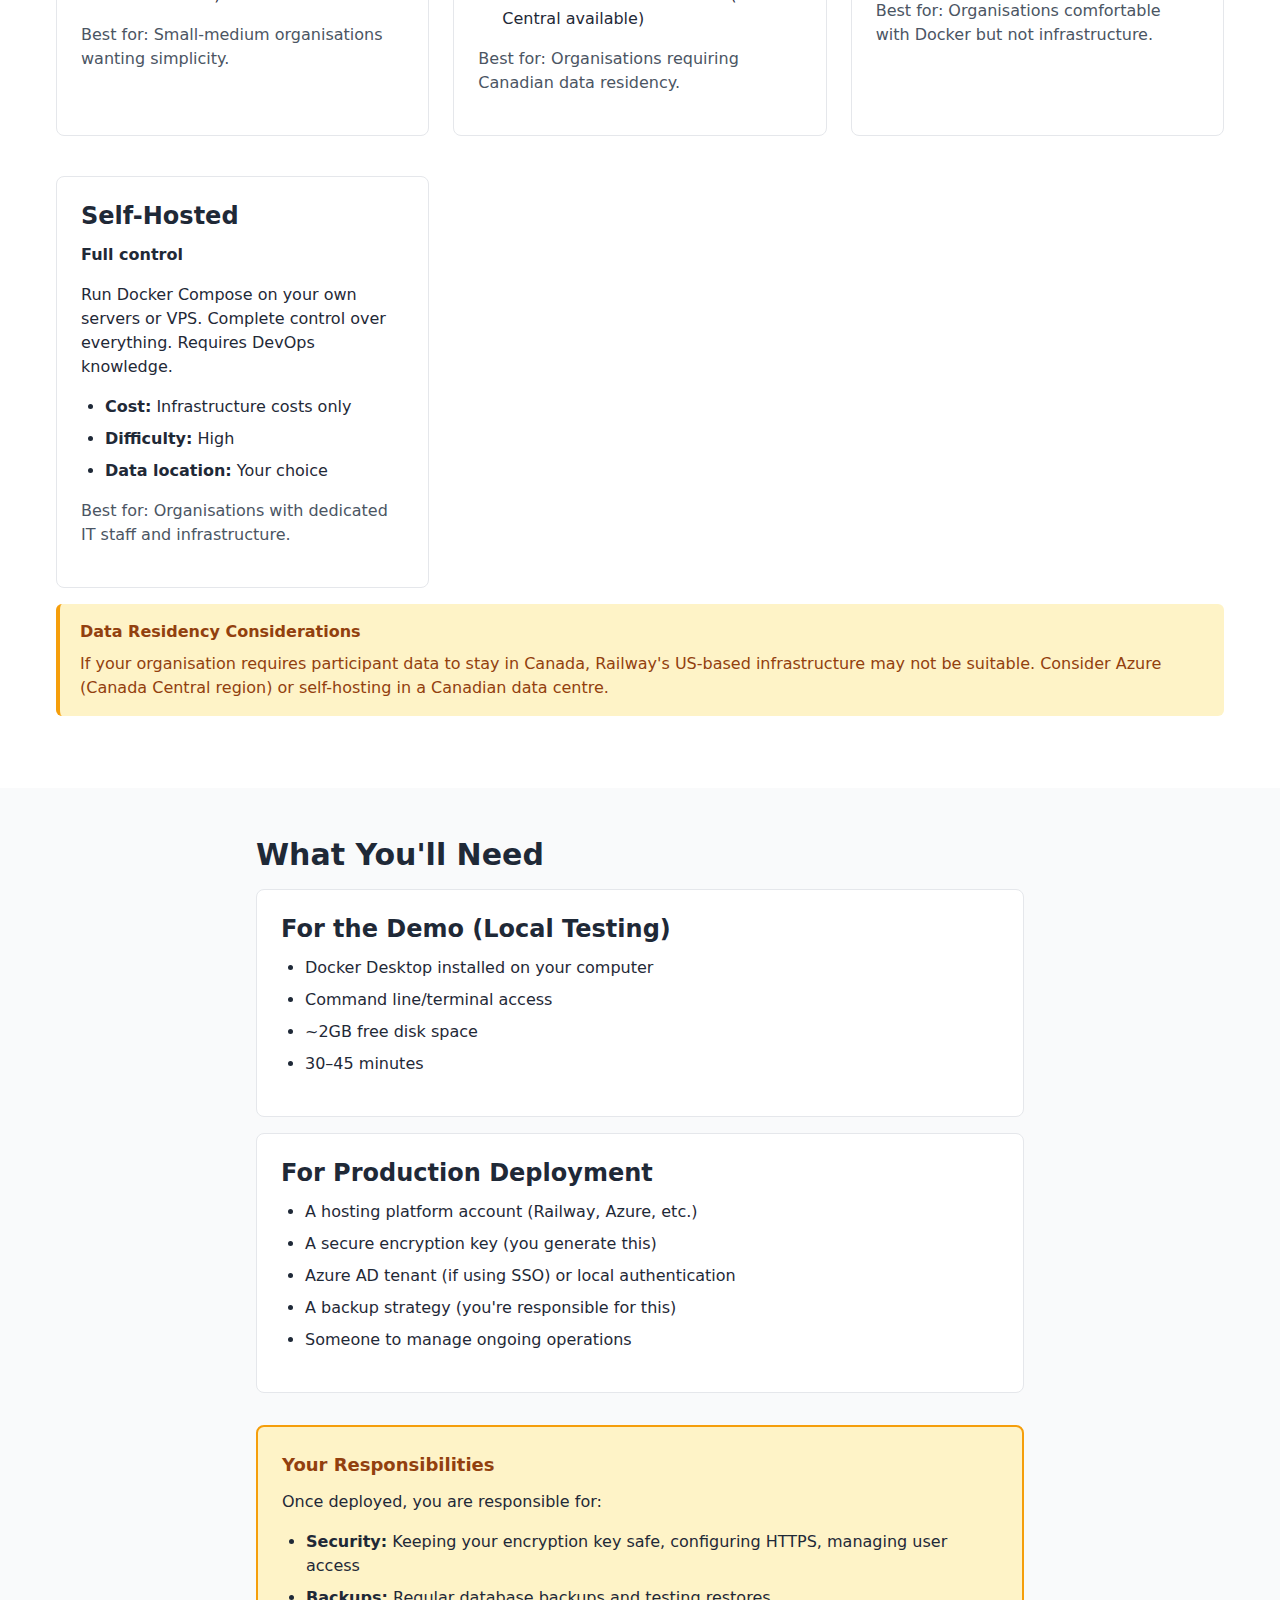
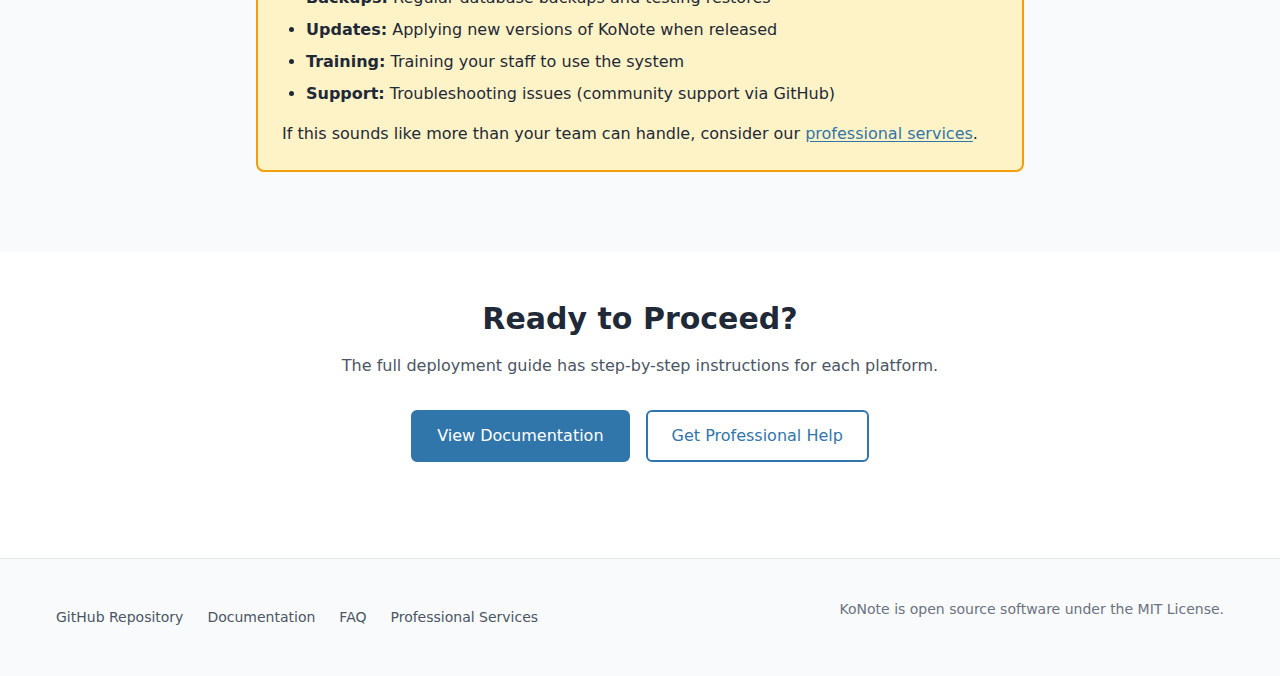
<file: getting-started.html>
<!DOCTYPE html>
<html lang="en">
<head>
  <meta charset="UTF-8">
  <meta name="viewport" content="width=device-width, initial-scale=1.0">
  <meta name="description" content="How to evaluate and deploy KoNote. Deployment options, requirements, and step-by-step guidance.">
  <title>Getting Started — KoNote</title>
  <link rel="stylesheet" href="css/style.css">
  <link rel="icon" href="favicon.ico" sizes="32x32">
  <link rel="icon" href="favicon.svg" type="image/svg+xml">
  <link rel="icon" type="image/png" sizes="32x32" href="favicon-32.png">
  <link rel="icon" type="image/png" sizes="16x16" href="favicon-16.png">
</head>
<body>
  <a href="#main" class="skip-nav">Skip to main content</a>

  <header class="site-header">
    <div class="container header-inner">
      <a href="index.html" class="site-logo">KoNote</a>
      <button class="nav-toggle" aria-expanded="false" aria-controls="main-nav">
        Menu
      </button>
      <nav class="site-nav" id="main-nav" aria-label="Main navigation">
        <a href="index.html">Home</a>
        <a href="features.html">Features</a>
        <a href="evidence.html">Evidence</a>
        <a href="getting-started.html" aria-current="page">Getting Started</a>
        <a href="documentation.html">Documentation</a>
        <a href="security.html">Security</a>
        <a href="services.html">Services</a>
        <a href="faq.html">FAQ</a>
      </nav>
    </div>
  </header>

  <main id="main">
    <section class="hero">
      <div class="container">
        <h1>Getting Started</h1>
        <p class="hero-tagline">
          How to evaluate KoNote and decide if it's right for your organisation.
        </p>
      </div>
    </section>

    <section>
      <div class="container content-width">
        <h2>Is KoNote Right for You?</h2>
        <p>
          Before investing time in evaluation, make sure KoNote is a reasonable fit
          for your organisation. Answer these questions honestly:
        </p>

        <div class="card">
          <h3>Technical Capacity</h3>
          <p><strong>Do you have someone who can:</strong></p>
          <ul>
            <li>Deploy a Docker-based application to a cloud platform?</li>
            <li>Configure environment variables and manage secrets?</li>
            <li>Set up and maintain regular database backups?</li>
            <li>Apply software updates when new versions are released?</li>
            <li>Troubleshoot issues using documentation and logs?</li>
          </ul>
          <p>
            If yes to most of these, you have sufficient technical capacity.
            If no, you'll need an IT partner or our <a href="services.html">professional services</a>.
          </p>
        </div>

        <div class="card">
          <h3>Organisational Fit</h3>
          <p><strong>Does your organisation:</strong></p>
          <ul>
            <li>Track participant outcomes as a core function?</li>
            <li>Need to demonstrate program impact to funders?</li>
            <li>Serve fewer than ~2,000 active participants?</li>
            <li>Require control over where participant data is stored?</li>
            <li>Value open source software and avoiding vendor lock-in?</li>
          </ul>
          <p>
            If yes to most of these, KoNote is likely a good fit.
            If no, a commercial SaaS solution might serve you better.
          </p>
        </div>
      </div>
    </section>

    <section class="alt-bg">
      <div class="container content-width">
        <h2>Evaluation Path</h2>
        <p>
          We recommend this sequence for evaluating KoNote:
        </p>

        <div class="card">
          <h3>Step 1: Read the Documentation</h3>
          <p>
            Start with the <a href="documentation.html">documentation</a> to understand
            what KoNote does. The user guide will show you daily workflows; the technical
            documentation will help your IT team understand the architecture.
          </p>
          <p class="text-muted">Time: 1–2 hours</p>
        </div>

        <div class="card">
          <h3>Step 2: Try a Demo</h3>
          <p>
            <strong>Online demo (no setup needed):</strong>
            <a href="demo.html">Try the live registration form</a> to see how
            participants register for programs through KoNote. This runs on a real instance
            — no installation required.
          </p>
          <p>
            <strong>Local demo (requires Docker):</strong>
            If you want to explore the full staff interface, run a local demo
            with sample data:
          </p>
          <pre><code>docker-compose -f docker-compose.demo.yml up</code></pre>
          <p class="text-muted">Online demo: 2 minutes. Local demo: 30–45 minutes (including Docker setup).</p>
        </div>

        <div class="card">
          <h3>Step 3: Choose a Deployment Platform</h3>
          <p>
            If the demo looks promising, decide where you'll host KoNote.
            See the <a href="#deployment-options">deployment options</a> below.
          </p>
          <p class="text-muted">Time: Research and decision-making</p>
        </div>

        <div class="card">
          <h3>Step 4: Deploy and Configure</h3>
          <p>
            Follow the deployment guide for your chosen platform. Then configure
            your agency: set up programs, create user accounts, customise terminology.
          </p>
          <p class="text-muted">Time: 2–4 hours for deployment, plus configuration</p>
        </div>

        <div class="card">
          <h3>Step 5: Pilot with Real Users</h3>
          <p>
            Start with a small pilot group before rolling out organisation-wide.
            Gather feedback, refine your configuration, and build internal documentation.
          </p>
        </div>
      </div>
    </section>

    <section id="deployment-options">
      <div class="container">
        <h2>Deployment Options</h2>
        <p class="text-muted mb-8">
          KoNote runs anywhere Docker runs. Here are the most common options,
          with honest assessments of each.
        </p>

        <div class="card-grid">
          <div class="card">
            <h3>Railway</h3>
            <p><strong>Easiest deployment</strong></p>
            <p>
              One-click deployment from GitHub. Managed PostgreSQL databases.
              Automatic HTTPS. Good for organisations without dedicated IT staff.
            </p>
            <ul>
              <li><strong>Cost:</strong> ~$45–50 CAD/month</li>
              <li><strong>Difficulty:</strong> Low</li>
              <li><strong>Data location:</strong> US (Railway's infrastructure)</li>
            </ul>
            <p class="text-muted">
              Best for: Small-medium organisations wanting simplicity.
            </p>
          </div>

          <div class="card">
            <h3>Microsoft Azure</h3>
            <p><strong>Canadian data residency</strong></p>
            <p>
              Deploy to Azure Container Instances with Azure Database for PostgreSQL.
              Data can stay in Canadian regions. More complex setup.
            </p>
            <ul>
              <li><strong>Cost:</strong> Varies ($50–150 CAD/month typical)</li>
              <li><strong>Difficulty:</strong> Medium-High</li>
              <li><strong>Data location:</strong> Your choice (Canada Central available)</li>
            </ul>
            <p class="text-muted">
              Best for: Organisations requiring Canadian data residency.
            </p>
          </div>

          <div class="card">
            <h3>Elestio</h3>
            <p><strong>Managed Docker hosting</strong></p>
            <p>
              Docker Compose hosting with managed infrastructure.
              Middle ground between Railway's simplicity and full self-hosting.
            </p>
            <ul>
              <li><strong>Cost:</strong> Varies by plan</li>
              <li><strong>Difficulty:</strong> Medium</li>
              <li><strong>Data location:</strong> Multiple options</li>
            </ul>
            <p class="text-muted">
              Best for: Organisations comfortable with Docker but not infrastructure.
            </p>
          </div>

          <div class="card">
            <h3>Self-Hosted</h3>
            <p><strong>Full control</strong></p>
            <p>
              Run Docker Compose on your own servers or VPS. Complete control
              over everything. Requires DevOps knowledge.
            </p>
            <ul>
              <li><strong>Cost:</strong> Infrastructure costs only</li>
              <li><strong>Difficulty:</strong> High</li>
              <li><strong>Data location:</strong> Your choice</li>
            </ul>
            <p class="text-muted">
              Best for: Organisations with dedicated IT staff and infrastructure.
            </p>
          </div>
        </div>

        <div class="notice notice-warning">
          <p class="notice-title">Data Residency Considerations</p>
          <p>
            If your organisation requires participant data to stay in Canada,
            Railway's US-based infrastructure may not be suitable.
            Consider Azure (Canada Central region) or self-hosting in a Canadian data centre.
          </p>
        </div>
      </div>
    </section>

    <section class="alt-bg">
      <div class="container content-width">
        <h2>What You'll Need</h2>

        <div class="card">
          <h3>For the Demo (Local Testing)</h3>
          <ul>
            <li>Docker Desktop installed on your computer</li>
            <li>Command line/terminal access</li>
            <li>~2GB free disk space</li>
            <li>30–45 minutes</li>
          </ul>
        </div>

        <div class="card">
          <h3>For Production Deployment</h3>
          <ul>
            <li>A hosting platform account (Railway, Azure, etc.)</li>
            <li>A secure encryption key (you generate this)</li>
            <li>Azure AD tenant (if using SSO) or local authentication</li>
            <li>A backup strategy (you're responsible for this)</li>
            <li>Someone to manage ongoing operations</li>
          </ul>
        </div>

        <div class="disclaimer">
          <p class="disclaimer-title">Your Responsibilities</p>
          <p>
            Once deployed, you are responsible for:
          </p>
          <ul>
            <li><strong>Security:</strong> Keeping your encryption key safe, configuring HTTPS, managing user access</li>
            <li><strong>Backups:</strong> Regular database backups and testing restores</li>
            <li><strong>Updates:</strong> Applying new versions of KoNote when released</li>
            <li><strong>Training:</strong> Training your staff to use the system</li>
            <li><strong>Support:</strong> Troubleshooting issues (community support via GitHub)</li>
          </ul>
          <p>
            If this sounds like more than your team can handle,
            consider our <a href="services.html">professional services</a>.
          </p>
        </div>
      </div>
    </section>

    <section>
      <div class="container text-center">
        <h2>Ready to Proceed?</h2>
        <p class="text-muted mb-8">
          The full deployment guide has step-by-step instructions for each platform.
        </p>
        <div class="btn-group" style="justify-content: center;">
          <a href="documentation.html" class="btn btn-primary">View Documentation</a>
          <a href="services.html" class="btn btn-secondary">Get Professional Help</a>
        </div>
      </div>
    </section>
  </main>

  <footer class="site-footer">
    <div class="container footer-content">
      <div class="footer-links">
        <a href="https://github.com/LogicalOutcomes/konote">GitHub Repository</a>
        <a href="documentation.html">Documentation</a>
        <a href="faq.html">FAQ</a>
        <a href="services.html">Professional Services</a>
      </div>
      <p class="footer-copyright">
        KoNote is open source software under the MIT License.
      </p>
    </div>
  </footer>

  <script>
    const navToggle = document.querySelector('.nav-toggle');
    const nav = document.querySelector('.site-nav');
    if (navToggle && nav) {
      navToggle.addEventListener('click', () => {
        const isOpen = nav.classList.toggle('is-open');
        navToggle.setAttribute('aria-expanded', isOpen);
      });
    }
  </script>
</body>
</html>
</file>
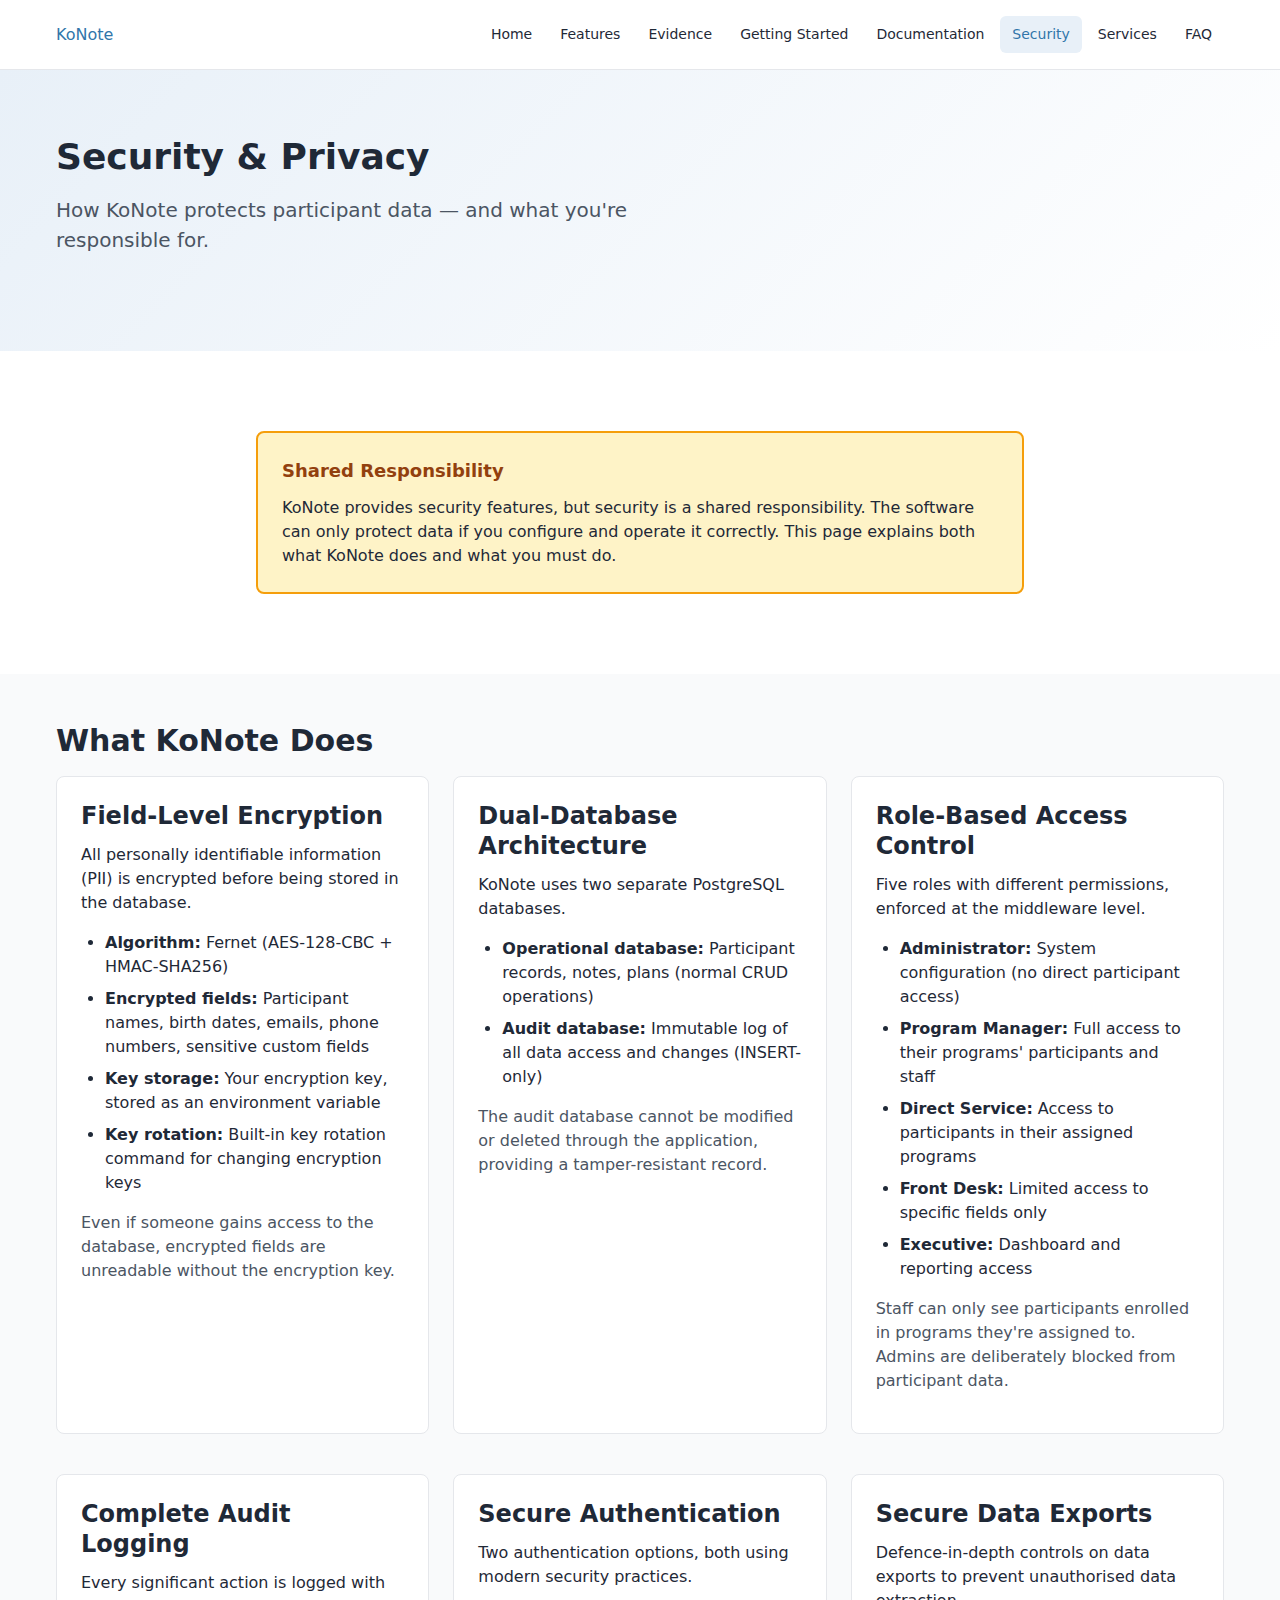
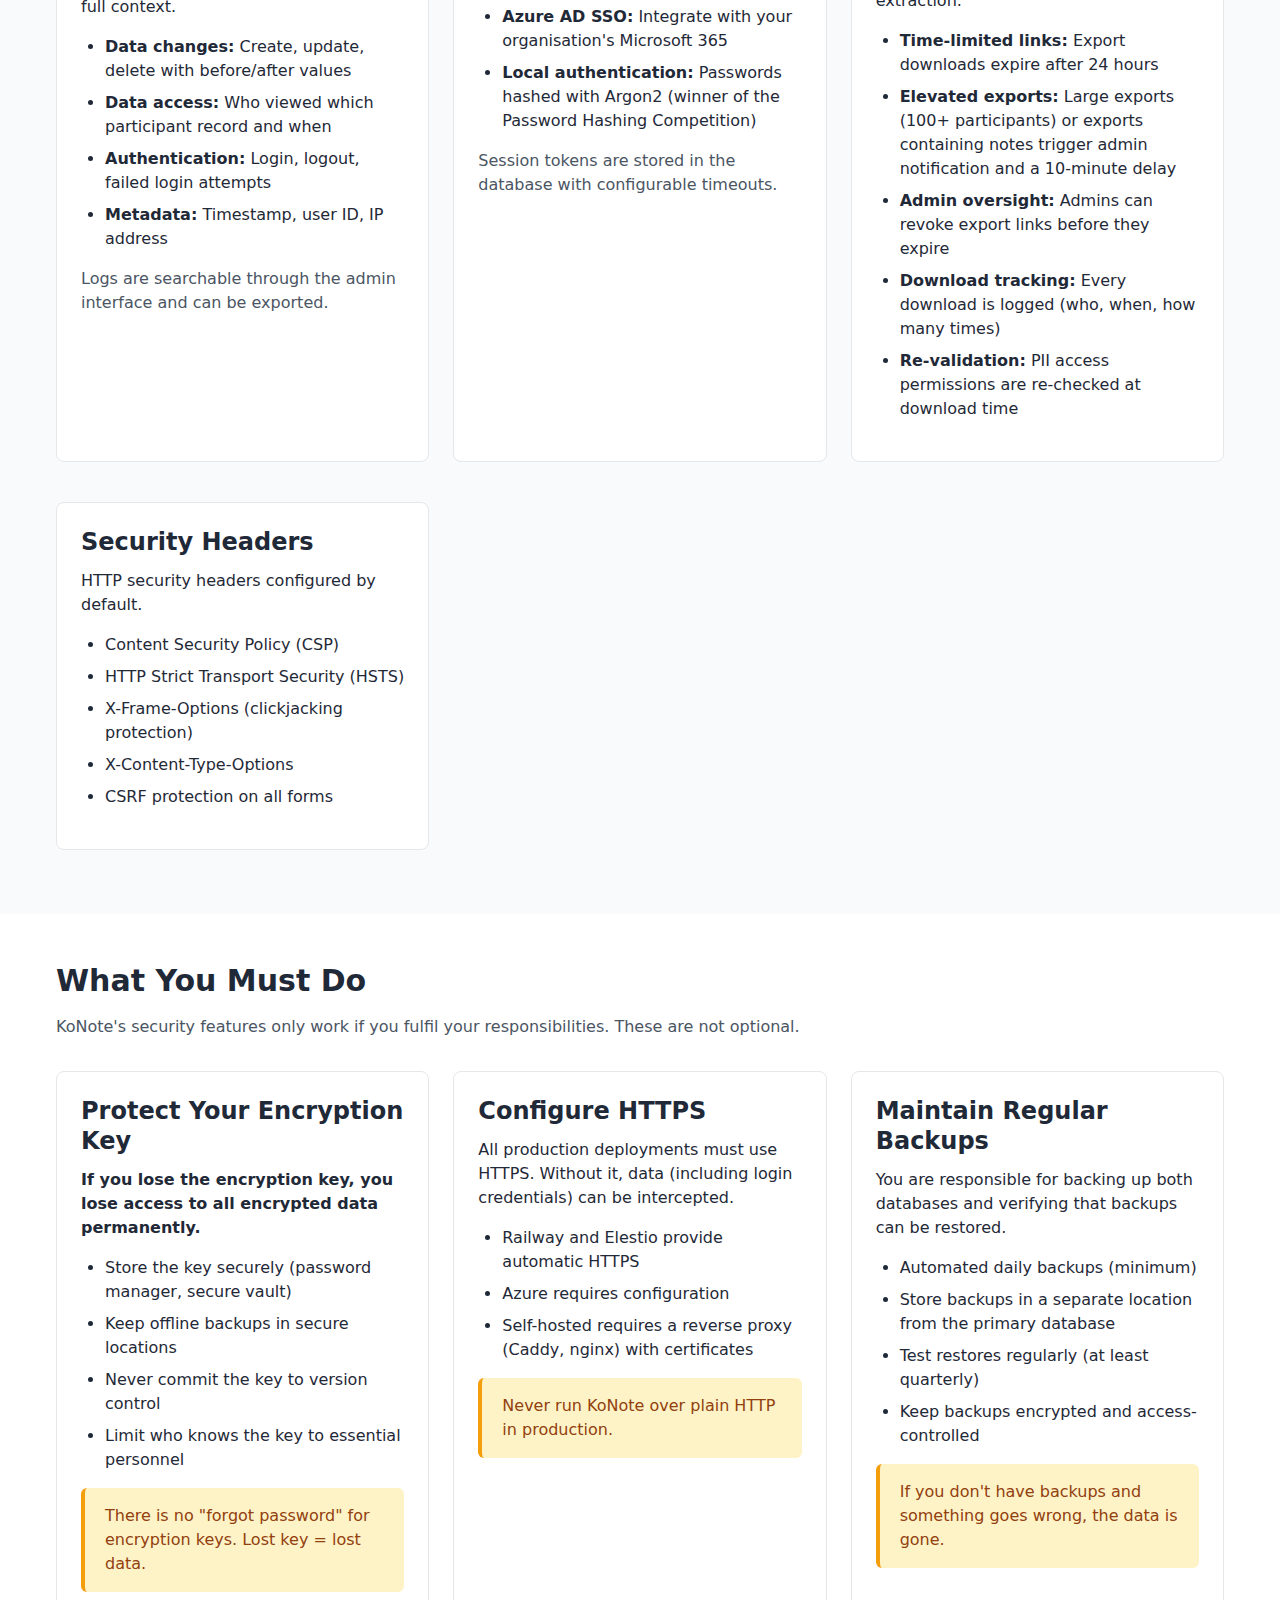
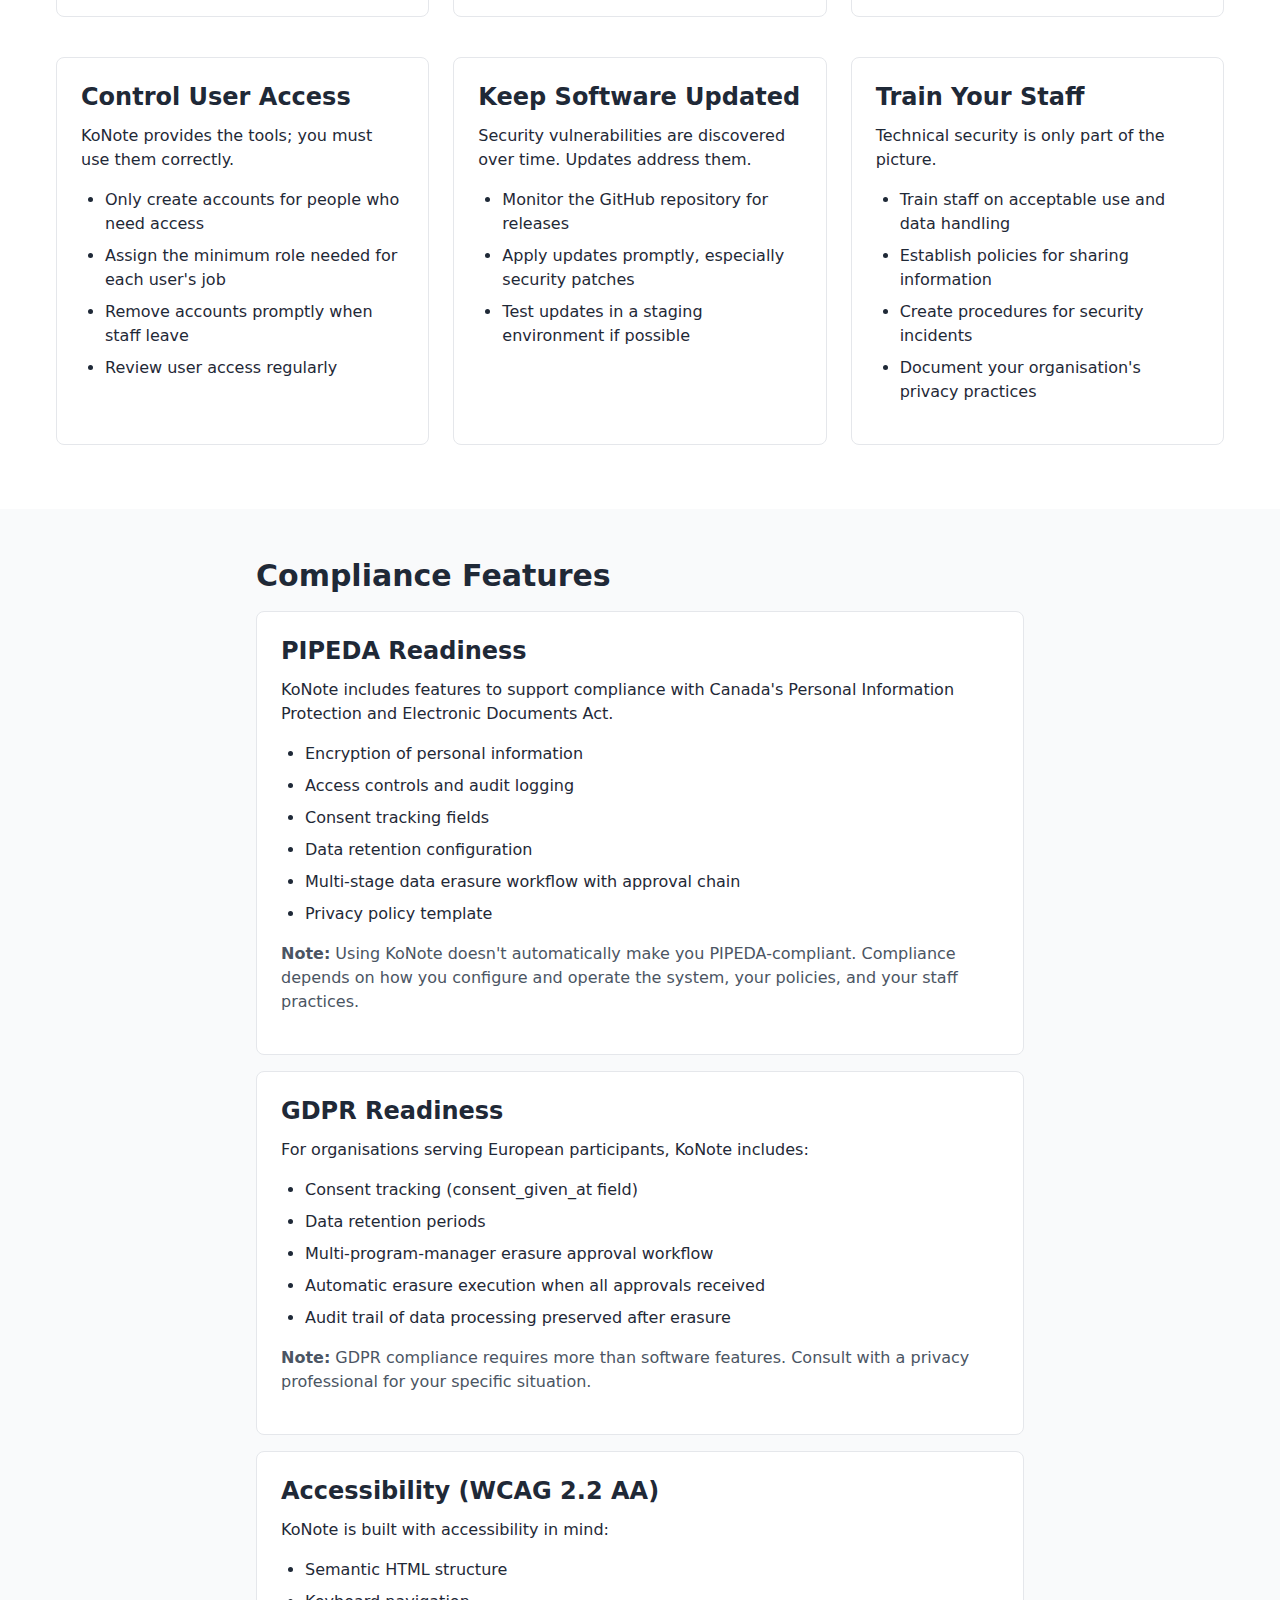
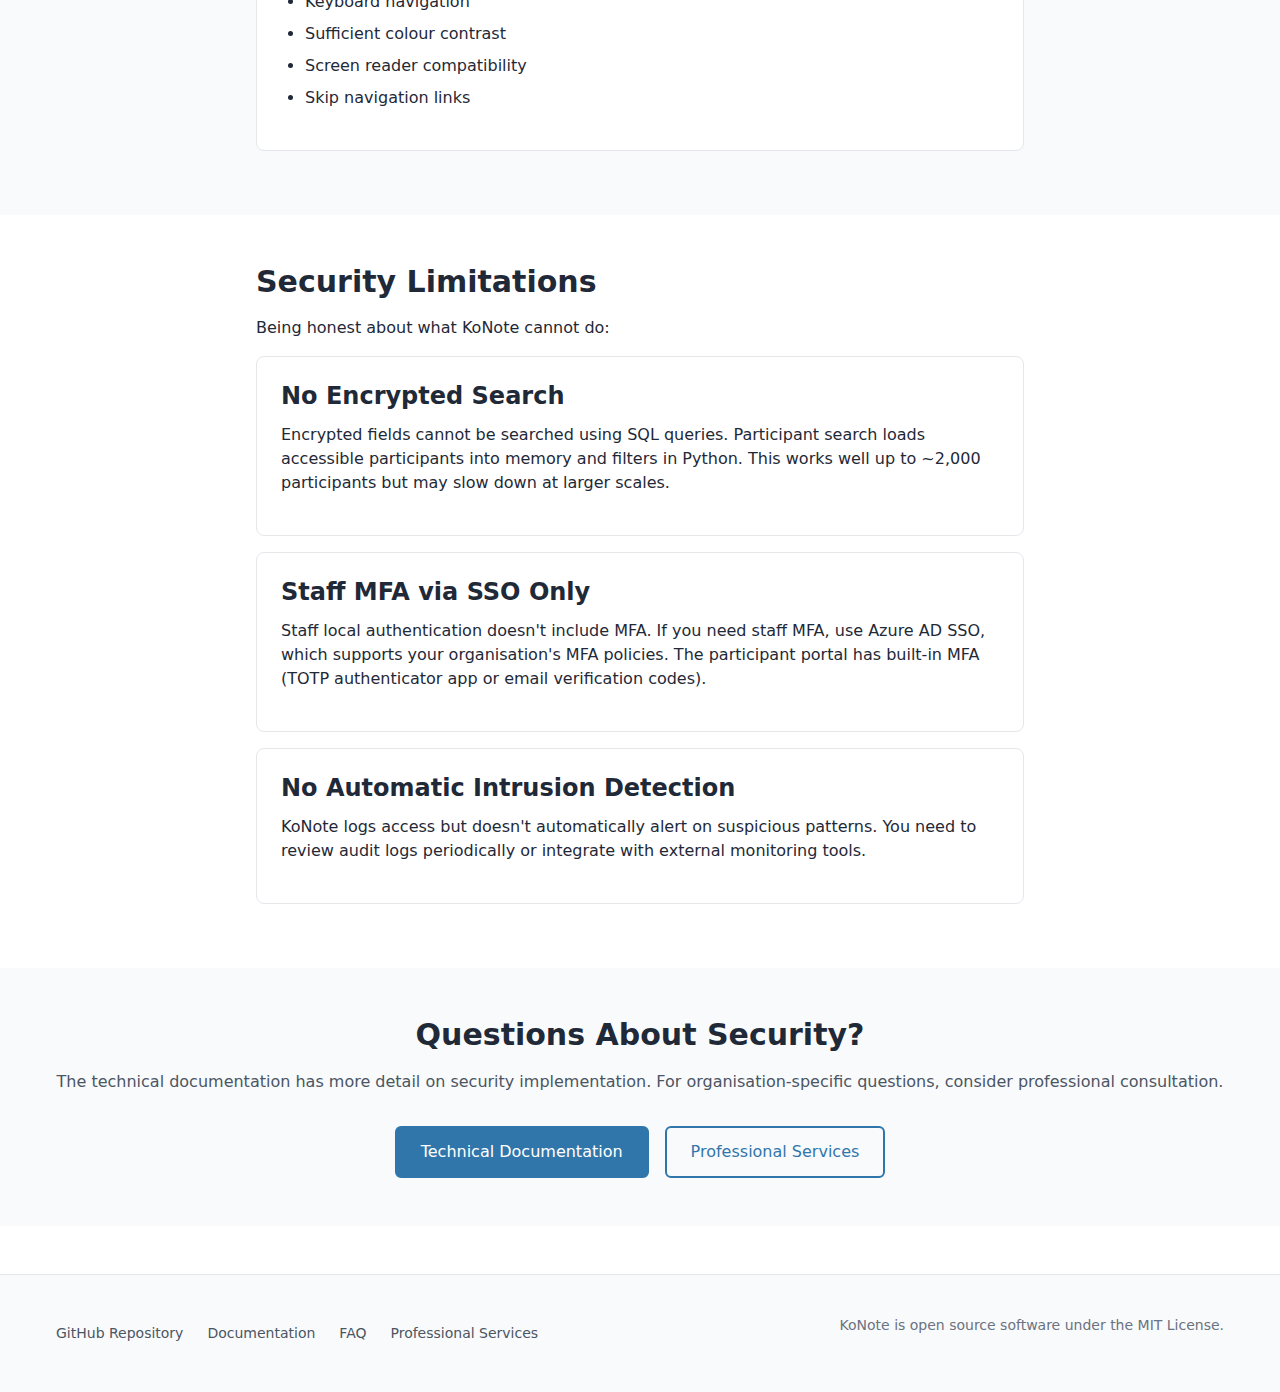
<file: security.html>
<!DOCTYPE html>
<html lang="en">
<head>
  <meta charset="UTF-8">
  <meta name="viewport" content="width=device-width, initial-scale=1.0">
  <meta name="description" content="How KoNote protects participant data: encryption, access control, audit logging, and compliance features.">
  <title>Security & Privacy — KoNote</title>
  <link rel="stylesheet" href="css/style.css">
  <link rel="icon" href="favicon.ico" sizes="32x32">
  <link rel="icon" href="favicon.svg" type="image/svg+xml">
  <link rel="icon" type="image/png" sizes="32x32" href="favicon-32.png">
  <link rel="icon" type="image/png" sizes="16x16" href="favicon-16.png">
</head>
<body>
  <a href="#main" class="skip-nav">Skip to main content</a>

  <header class="site-header">
    <div class="container header-inner">
      <a href="index.html" class="site-logo">KoNote</a>
      <button class="nav-toggle" aria-expanded="false" aria-controls="main-nav">
        Menu
      </button>
      <nav class="site-nav" id="main-nav" aria-label="Main navigation">
        <a href="index.html">Home</a>
        <a href="features.html">Features</a>
        <a href="evidence.html">Evidence</a>
        <a href="getting-started.html">Getting Started</a>
        <a href="documentation.html">Documentation</a>
        <a href="security.html" aria-current="page">Security</a>
        <a href="services.html">Services</a>
        <a href="faq.html">FAQ</a>
      </nav>
    </div>
  </header>

  <main id="main">
    <section class="hero">
      <div class="container">
        <h1>Security & Privacy</h1>
        <p class="hero-tagline">
          How KoNote protects participant data — and what you're responsible for.
        </p>
      </div>
    </section>

    <section>
      <div class="container content-width">
        <div class="disclaimer">
          <p class="disclaimer-title">Shared Responsibility</p>
          <p>
            KoNote provides security features, but security is a shared responsibility.
            The software can only protect data if you configure and operate it correctly.
            This page explains both what KoNote does and what you must do.
          </p>
        </div>
      </div>
    </section>

    <section class="alt-bg">
      <div class="container">
        <h2>What KoNote Does</h2>

        <div class="card-grid">
          <div class="card">
            <h3>Field-Level Encryption</h3>
            <p>
              All personally identifiable information (PII) is encrypted before
              being stored in the database.
            </p>
            <ul>
              <li><strong>Algorithm:</strong> Fernet (AES-128-CBC + HMAC-SHA256)</li>
              <li><strong>Encrypted fields:</strong> Participant names, birth dates, emails, phone numbers, sensitive custom fields</li>
              <li><strong>Key storage:</strong> Your encryption key, stored as an environment variable</li>
              <li><strong>Key rotation:</strong> Built-in key rotation command for changing encryption keys</li>
            </ul>
            <p class="text-muted">
              Even if someone gains access to the database, encrypted fields
              are unreadable without the encryption key.
            </p>
          </div>

          <div class="card">
            <h3>Dual-Database Architecture</h3>
            <p>
              KoNote uses two separate PostgreSQL databases.
            </p>
            <ul>
              <li><strong>Operational database:</strong> Participant records, notes, plans (normal CRUD operations)</li>
              <li><strong>Audit database:</strong> Immutable log of all data access and changes (INSERT-only)</li>
            </ul>
            <p class="text-muted">
              The audit database cannot be modified or deleted through the application,
              providing a tamper-resistant record.
            </p>
          </div>

          <div class="card">
            <h3>Role-Based Access Control</h3>
            <p>
              Five roles with different permissions, enforced at the middleware level.
            </p>
            <ul>
              <li><strong>Administrator:</strong> System configuration (no direct participant access)</li>
              <li><strong>Program Manager:</strong> Full access to their programs' participants and staff</li>
              <li><strong>Direct Service:</strong> Access to participants in their assigned programs</li>
              <li><strong>Front Desk:</strong> Limited access to specific fields only</li>
              <li><strong>Executive:</strong> Dashboard and reporting access</li>
            </ul>
            <p class="text-muted">
              Staff can only see participants enrolled in programs they're assigned to.
              Admins are deliberately blocked from participant data.
            </p>
          </div>

          <div class="card">
            <h3>Complete Audit Logging</h3>
            <p>
              Every significant action is logged with full context.
            </p>
            <ul>
              <li><strong>Data changes:</strong> Create, update, delete with before/after values</li>
              <li><strong>Data access:</strong> Who viewed which participant record and when</li>
              <li><strong>Authentication:</strong> Login, logout, failed login attempts</li>
              <li><strong>Metadata:</strong> Timestamp, user ID, IP address</li>
            </ul>
            <p class="text-muted">
              Logs are searchable through the admin interface and can be exported.
            </p>
          </div>

          <div class="card">
            <h3>Secure Authentication</h3>
            <p>
              Two authentication options, both using modern security practices.
            </p>
            <ul>
              <li><strong>Azure AD SSO:</strong> Integrate with your organisation's Microsoft 365</li>
              <li><strong>Local authentication:</strong> Passwords hashed with Argon2 (winner of the Password Hashing Competition)</li>
            </ul>
            <p class="text-muted">
              Session tokens are stored in the database with configurable timeouts.
            </p>
          </div>

          <div class="card">
            <h3>Secure Data Exports</h3>
            <p>
              Defence-in-depth controls on data exports to prevent unauthorised data extraction.
            </p>
            <ul>
              <li><strong>Time-limited links:</strong> Export downloads expire after 24 hours</li>
              <li><strong>Elevated exports:</strong> Large exports (100+ participants) or exports containing notes trigger admin notification and a 10-minute delay</li>
              <li><strong>Admin oversight:</strong> Admins can revoke export links before they expire</li>
              <li><strong>Download tracking:</strong> Every download is logged (who, when, how many times)</li>
              <li><strong>Re-validation:</strong> PII access permissions are re-checked at download time</li>
            </ul>
          </div>

          <div class="card">
            <h3>Security Headers</h3>
            <p>
              HTTP security headers configured by default.
            </p>
            <ul>
              <li>Content Security Policy (CSP)</li>
              <li>HTTP Strict Transport Security (HSTS)</li>
              <li>X-Frame-Options (clickjacking protection)</li>
              <li>X-Content-Type-Options</li>
              <li>CSRF protection on all forms</li>
            </ul>
          </div>
        </div>
      </div>
    </section>

    <section>
      <div class="container">
        <h2>What You Must Do</h2>
        <p class="text-muted mb-8">
          KoNote's security features only work if you fulfil your responsibilities.
          These are not optional.
        </p>

        <div class="card-grid">
          <div class="card">
            <h3>Protect Your Encryption Key</h3>
            <p>
              <strong>If you lose the encryption key, you lose access to all encrypted data permanently.</strong>
            </p>
            <ul>
              <li>Store the key securely (password manager, secure vault)</li>
              <li>Keep offline backups in secure locations</li>
              <li>Never commit the key to version control</li>
              <li>Limit who knows the key to essential personnel</li>
            </ul>
            <div class="notice notice-warning mb-0">
              <p>There is no "forgot password" for encryption keys. Lost key = lost data.</p>
            </div>
          </div>

          <div class="card">
            <h3>Configure HTTPS</h3>
            <p>
              All production deployments must use HTTPS. Without it, data
              (including login credentials) can be intercepted.
            </p>
            <ul>
              <li>Railway and Elestio provide automatic HTTPS</li>
              <li>Azure requires configuration</li>
              <li>Self-hosted requires a reverse proxy (Caddy, nginx) with certificates</li>
            </ul>
            <div class="notice notice-warning mb-0">
              <p>Never run KoNote over plain HTTP in production.</p>
            </div>
          </div>

          <div class="card">
            <h3>Maintain Regular Backups</h3>
            <p>
              You are responsible for backing up both databases and verifying
              that backups can be restored.
            </p>
            <ul>
              <li>Automated daily backups (minimum)</li>
              <li>Store backups in a separate location from the primary database</li>
              <li>Test restores regularly (at least quarterly)</li>
              <li>Keep backups encrypted and access-controlled</li>
            </ul>
            <div class="notice notice-warning mb-0">
              <p>If you don't have backups and something goes wrong, the data is gone.</p>
            </div>
          </div>

          <div class="card">
            <h3>Control User Access</h3>
            <p>
              KoNote provides the tools; you must use them correctly.
            </p>
            <ul>
              <li>Only create accounts for people who need access</li>
              <li>Assign the minimum role needed for each user's job</li>
              <li>Remove accounts promptly when staff leave</li>
              <li>Review user access regularly</li>
            </ul>
          </div>

          <div class="card">
            <h3>Keep Software Updated</h3>
            <p>
              Security vulnerabilities are discovered over time. Updates address them.
            </p>
            <ul>
              <li>Monitor the GitHub repository for releases</li>
              <li>Apply updates promptly, especially security patches</li>
              <li>Test updates in a staging environment if possible</li>
            </ul>
          </div>

          <div class="card">
            <h3>Train Your Staff</h3>
            <p>
              Technical security is only part of the picture.
            </p>
            <ul>
              <li>Train staff on acceptable use and data handling</li>
              <li>Establish policies for sharing information</li>
              <li>Create procedures for security incidents</li>
              <li>Document your organisation's privacy practices</li>
            </ul>
          </div>
        </div>
      </div>
    </section>

    <section class="alt-bg">
      <div class="container content-width">
        <h2>Compliance Features</h2>

        <div class="card">
          <h3>PIPEDA Readiness</h3>
          <p>
            KoNote includes features to support compliance with Canada's
            Personal Information Protection and Electronic Documents Act.
          </p>
          <ul>
            <li>Encryption of personal information</li>
            <li>Access controls and audit logging</li>
            <li>Consent tracking fields</li>
            <li>Data retention configuration</li>
            <li>Multi-stage data erasure workflow with approval chain</li>
            <li>Privacy policy template</li>
          </ul>
          <p class="text-muted">
            <strong>Note:</strong> Using KoNote doesn't automatically make you PIPEDA-compliant.
            Compliance depends on how you configure and operate the system,
            your policies, and your staff practices.
          </p>
        </div>

        <div class="card">
          <h3>GDPR Readiness</h3>
          <p>
            For organisations serving European participants, KoNote includes:
          </p>
          <ul>
            <li>Consent tracking (consent_given_at field)</li>
            <li>Data retention periods</li>
            <li>Multi-program-manager erasure approval workflow</li>
            <li>Automatic erasure execution when all approvals received</li>
            <li>Audit trail of data processing preserved after erasure</li>
          </ul>
          <p class="text-muted">
            <strong>Note:</strong> GDPR compliance requires more than software features.
            Consult with a privacy professional for your specific situation.
          </p>
        </div>

        <div class="card">
          <h3>Accessibility (WCAG 2.2 AA)</h3>
          <p>
            KoNote is built with accessibility in mind:
          </p>
          <ul>
            <li>Semantic HTML structure</li>
            <li>Keyboard navigation</li>
            <li>Sufficient colour contrast</li>
            <li>Screen reader compatibility</li>
            <li>Skip navigation links</li>
          </ul>
        </div>
      </div>
    </section>

    <section>
      <div class="container content-width">
        <h2>Security Limitations</h2>
        <p>
          Being honest about what KoNote cannot do:
        </p>

        <div class="card">
          <h3>No Encrypted Search</h3>
          <p>
            Encrypted fields cannot be searched using SQL queries. Participant search
            loads accessible participants into memory and filters in Python.
            This works well up to ~2,000 participants but may slow down at larger scales.
          </p>
        </div>

        <div class="card">
          <h3>Staff MFA via SSO Only</h3>
          <p>
            Staff local authentication doesn't include MFA. If you need staff MFA, use Azure AD SSO,
            which supports your organisation's MFA policies. The participant portal has
            built-in MFA (TOTP authenticator app or email verification codes).
          </p>
        </div>

        <div class="card">
          <h3>No Automatic Intrusion Detection</h3>
          <p>
            KoNote logs access but doesn't automatically alert on suspicious patterns.
            You need to review audit logs periodically or integrate with external
            monitoring tools.
          </p>
        </div>
      </div>
    </section>

    <section class="alt-bg">
      <div class="container text-center">
        <h2>Questions About Security?</h2>
        <p class="text-muted mb-8">
          The technical documentation has more detail on security implementation.
          For organisation-specific questions, consider professional consultation.
        </p>
        <div class="btn-group" style="justify-content: center;">
          <a href="documentation.html" class="btn btn-primary">Technical Documentation</a>
          <a href="services.html" class="btn btn-secondary">Professional Services</a>
        </div>
      </div>
    </section>
  </main>

  <footer class="site-footer">
    <div class="container footer-content">
      <div class="footer-links">
        <a href="https://github.com/LogicalOutcomes/konote">GitHub Repository</a>
        <a href="documentation.html">Documentation</a>
        <a href="faq.html">FAQ</a>
        <a href="services.html">Professional Services</a>
      </div>
      <p class="footer-copyright">
        KoNote is open source software under the MIT License.
      </p>
    </div>
  </footer>

  <script>
    const navToggle = document.querySelector('.nav-toggle');
    const nav = document.querySelector('.site-nav');
    if (navToggle && nav) {
      navToggle.addEventListener('click', () => {
        const isOpen = nav.classList.toggle('is-open');
        navToggle.setAttribute('aria-expanded', isOpen);
      });
    }
  </script>
</body>
</html>
</file>
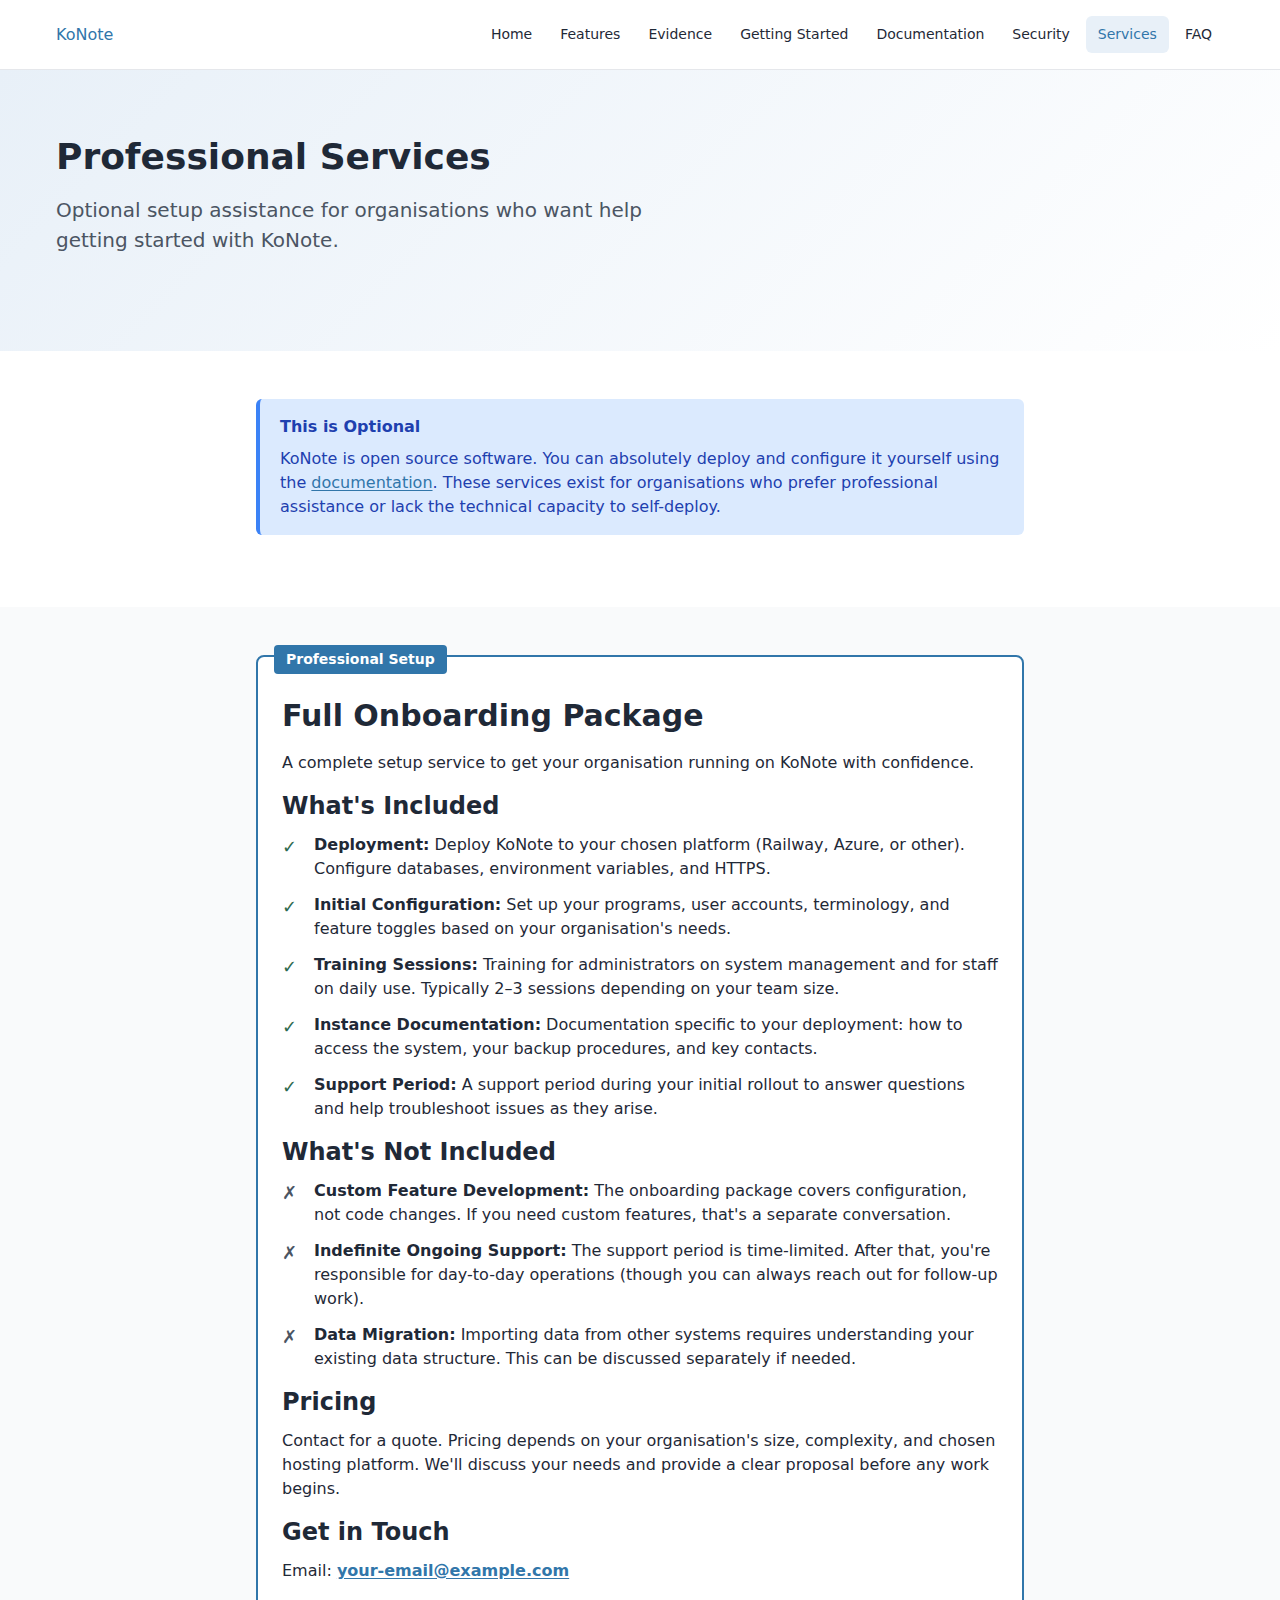
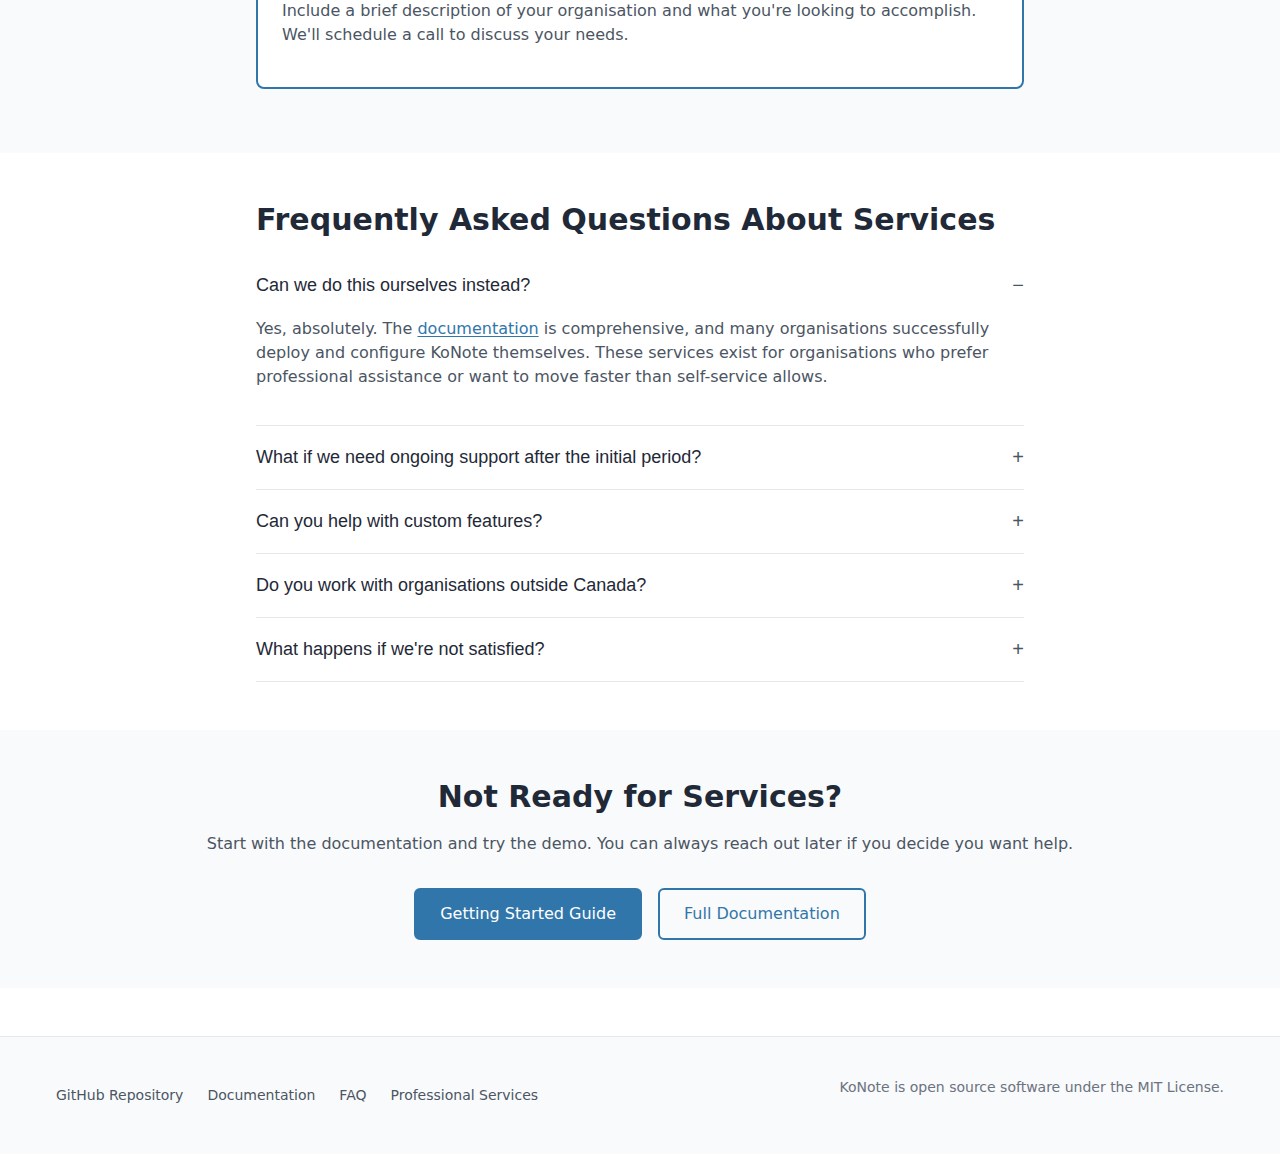
<file: services.html>
<!DOCTYPE html>
<html lang="en">
<head>
  <meta charset="UTF-8">
  <meta name="viewport" content="width=device-width, initial-scale=1.0">
  <meta name="description" content="Professional setup and onboarding services for KoNote. Get help deploying and configuring KoNote for your organisation.">
  <title>Professional Services — KoNote</title>
  <link rel="stylesheet" href="css/style.css">
  <link rel="icon" href="favicon.ico" sizes="32x32">
  <link rel="icon" href="favicon.svg" type="image/svg+xml">
  <link rel="icon" type="image/png" sizes="32x32" href="favicon-32.png">
  <link rel="icon" type="image/png" sizes="16x16" href="favicon-16.png">
</head>
<body>
  <a href="#main" class="skip-nav">Skip to main content</a>

  <header class="site-header">
    <div class="container header-inner">
      <a href="index.html" class="site-logo">KoNote</a>
      <button class="nav-toggle" aria-expanded="false" aria-controls="main-nav">
        Menu
      </button>
      <nav class="site-nav" id="main-nav" aria-label="Main navigation">
        <a href="index.html">Home</a>
        <a href="features.html">Features</a>
        <a href="evidence.html">Evidence</a>
        <a href="getting-started.html">Getting Started</a>
        <a href="documentation.html">Documentation</a>
        <a href="security.html">Security</a>
        <a href="services.html" aria-current="page">Services</a>
        <a href="faq.html">FAQ</a>
      </nav>
    </div>
  </header>

  <main id="main">
    <section class="hero">
      <div class="container">
        <h1>Professional Services</h1>
        <p class="hero-tagline">
          Optional setup assistance for organisations who want help
          getting started with KoNote.
        </p>
      </div>
    </section>

    <section>
      <div class="container content-width">
        <div class="notice notice-info">
          <p class="notice-title">This is Optional</p>
          <p>
            KoNote is open source software. You can absolutely deploy and configure
            it yourself using the <a href="documentation.html">documentation</a>.
            These services exist for organisations who prefer professional assistance
            or lack the technical capacity to self-deploy.
          </p>
        </div>
      </div>
    </section>

    <section class="alt-bg">
      <div class="container content-width">
        <div class="card service-card">
          <h2 style="margin-top: var(--space-4);">Full Onboarding Package</h2>
          <p>
            A complete setup service to get your organisation running on KoNote
            with confidence.
          </p>

          <h3>What's Included</h3>
          <ul class="check-list">
            <li>
              <strong>Deployment:</strong>
              Deploy KoNote to your chosen platform (Railway, Azure, or other).
              Configure databases, environment variables, and HTTPS.
            </li>
            <li>
              <strong>Initial Configuration:</strong>
              Set up your programs, user accounts, terminology, and feature toggles
              based on your organisation's needs.
            </li>
            <li>
              <strong>Training Sessions:</strong>
              Training for administrators on system management and for staff on
              daily use. Typically 2–3 sessions depending on your team size.
            </li>
            <li>
              <strong>Instance Documentation:</strong>
              Documentation specific to your deployment: how to access the system,
              your backup procedures, and key contacts.
            </li>
            <li>
              <strong>Support Period:</strong>
              A support period during your initial rollout to answer questions and
              help troubleshoot issues as they arise.
            </li>
          </ul>

          <h3>What's Not Included</h3>
          <ul class="x-list">
            <li>
              <strong>Custom Feature Development:</strong>
              The onboarding package covers configuration, not code changes.
              If you need custom features, that's a separate conversation.
            </li>
            <li>
              <strong>Indefinite Ongoing Support:</strong>
              The support period is time-limited. After that, you're responsible
              for day-to-day operations (though you can always reach out for follow-up work).
            </li>
            <li>
              <strong>Data Migration:</strong>
              Importing data from other systems requires understanding your existing
              data structure. This can be discussed separately if needed.
            </li>
          </ul>

          <h3>Pricing</h3>
          <p>
            Contact for a quote. Pricing depends on your organisation's size,
            complexity, and chosen hosting platform. We'll discuss your needs
            and provide a clear proposal before any work begins.
          </p>

          <h3>Get in Touch</h3>
          <p>
            Email: <a href="mailto:your-email@example.com"><strong>your-email@example.com</strong></a>
          </p>
          <p class="text-muted">
            Include a brief description of your organisation and what you're looking to accomplish.
            We'll schedule a call to discuss your needs.
          </p>
        </div>
      </div>
    </section>

    <section>
      <div class="container content-width">
        <h2>Frequently Asked Questions About Services</h2>

        <div class="faq-item is-open">
          <button class="faq-question" aria-expanded="true">
            Can we do this ourselves instead?
          </button>
          <div class="faq-answer">
            <p>
              Yes, absolutely. The <a href="documentation.html">documentation</a> is comprehensive,
              and many organisations successfully deploy and configure KoNote themselves.
              These services exist for organisations who prefer professional assistance
              or want to move faster than self-service allows.
            </p>
          </div>
        </div>

        <div class="faq-item">
          <button class="faq-question" aria-expanded="false">
            What if we need ongoing support after the initial period?
          </button>
          <div class="faq-answer">
            <p>
              We can discuss ongoing support arrangements if needed. However,
              the goal of the onboarding package is to leave you self-sufficient.
              Most organisations don't need ongoing support after the initial period.
            </p>
          </div>
        </div>

        <div class="faq-item">
          <button class="faq-question" aria-expanded="false">
            Can you help with custom features?
          </button>
          <div class="faq-answer">
            <p>
              Custom development is possible but separate from the onboarding package.
              If you have specific feature needs, mention them when you reach out
              and we can discuss whether they're feasible and what they might involve.
            </p>
          </div>
        </div>

        <div class="faq-item">
          <button class="faq-question" aria-expanded="false">
            Do you work with organisations outside Canada?
          </button>
          <div class="faq-answer">
            <p>
              Yes, though training sessions would be conducted remotely.
              KoNote itself can be deployed anywhere, though you should consider
              data residency requirements for your jurisdiction.
            </p>
          </div>
        </div>

        <div class="faq-item">
          <button class="faq-question" aria-expanded="false">
            What happens if we're not satisfied?
          </button>
          <div class="faq-answer">
            <p>
              We'll work with you to address any concerns. The goal is a successful
              deployment that meets your needs. We'll discuss expectations clearly
              upfront so there are no surprises.
            </p>
          </div>
        </div>
      </div>
    </section>

    <section class="alt-bg">
      <div class="container text-center">
        <h2>Not Ready for Services?</h2>
        <p class="text-muted mb-8">
          Start with the documentation and try the demo. You can always reach out
          later if you decide you want help.
        </p>
        <div class="btn-group" style="justify-content: center;">
          <a href="getting-started.html" class="btn btn-primary">Getting Started Guide</a>
          <a href="documentation.html" class="btn btn-secondary">Full Documentation</a>
        </div>
      </div>
    </section>
  </main>

  <footer class="site-footer">
    <div class="container footer-content">
      <div class="footer-links">
        <a href="https://github.com/LogicalOutcomes/konote">GitHub Repository</a>
        <a href="documentation.html">Documentation</a>
        <a href="faq.html">FAQ</a>
        <a href="services.html">Professional Services</a>
      </div>
      <p class="footer-copyright">
        KoNote is open source software under the MIT License.
      </p>
    </div>
  </footer>

  <script>
    // Mobile nav toggle
    const navToggle = document.querySelector('.nav-toggle');
    const nav = document.querySelector('.site-nav');
    if (navToggle && nav) {
      navToggle.addEventListener('click', () => {
        const isOpen = nav.classList.toggle('is-open');
        navToggle.setAttribute('aria-expanded', isOpen);
      });
    }

    // FAQ accordion
    document.querySelectorAll('.faq-question').forEach(button => {
      button.addEventListener('click', () => {
        const item = button.parentElement;
        const isOpen = item.classList.toggle('is-open');
        button.setAttribute('aria-expanded', isOpen);
      });
    });
  </script>
</body>
</html>
</file>
<file: css/style.css>
/* KoNote Website - CSS Stylesheet
   Accessible, responsive, no frameworks */

/* ============================================
   CSS Custom Properties (Design Tokens)
   ============================================ */
:root {
  /* Colours - accessible contrast ratios */
  --color-primary: #3176aa;        /* KoNote logo blue */
  --color-primary-dark: #296490;   /* Darker for hover states */
  --color-primary-light: #e8f0f8;  /* Light tint for backgrounds */

  --color-secondary: #2d6a4f;      /* Forest green - accent */
  --color-secondary-light: #e9f5f0;

  --color-text: #1f2937;           /* Near-black for body text */
  --color-text-muted: #4b5563;     /* Grey for secondary text */
  --color-text-light: #6b7280;     /* Lighter grey */

  --color-bg: #ffffff;             /* White background */
  --color-bg-alt: #f9fafb;         /* Light grey for alternating sections */
  --color-bg-code: #f3f4f6;        /* Code block background */

  --color-border: #e5e7eb;         /* Light border */
  --color-border-dark: #d1d5db;    /* Darker border for emphasis */

  --color-warning: #92400e;        /* Amber for warnings */
  --color-warning-bg: #fef3c7;     /* Warning background */
  --color-warning-border: #f59e0b;

  --color-info: #1e40af;           /* Blue for info boxes */
  --color-info-bg: #dbeafe;
  --color-info-border: #3b82f6;

  /* Typography */
  --font-sans: system-ui, -apple-system, BlinkMacSystemFont, 'Segoe UI', Roboto, 'Helvetica Neue', Arial, sans-serif;
  --font-mono: ui-monospace, SFMono-Regular, 'SF Mono', Consolas, 'Liberation Mono', Menlo, monospace;

  --font-size-sm: 0.875rem;        /* 14px */
  --font-size-base: 1rem;          /* 16px */
  --font-size-lg: 1.125rem;        /* 18px */
  --font-size-xl: 1.25rem;         /* 20px */
  --font-size-2xl: 1.5rem;         /* 24px */
  --font-size-3xl: 1.875rem;       /* 30px */
  --font-size-4xl: 2.25rem;        /* 36px */

  --line-height-tight: 1.25;
  --line-height-normal: 1.5;
  --line-height-relaxed: 1.625;

  /* Spacing */
  --space-1: 0.25rem;    /* 4px */
  --space-2: 0.5rem;     /* 8px */
  --space-3: 0.75rem;    /* 12px */
  --space-4: 1rem;       /* 16px */
  --space-5: 1.25rem;    /* 20px */
  --space-6: 1.5rem;     /* 24px */
  --space-8: 2rem;       /* 32px */
  --space-10: 2.5rem;    /* 40px */
  --space-12: 3rem;      /* 48px */
  --space-16: 4rem;      /* 64px */

  /* Layout */
  --max-width: 1200px;
  --max-width-content: 800px;

  /* Borders & Shadows */
  --radius-sm: 0.25rem;
  --radius-md: 0.375rem;
  --radius-lg: 0.5rem;
  --shadow-sm: 0 1px 2px 0 rgb(0 0 0 / 0.05);
  --shadow-md: 0 4px 6px -1px rgb(0 0 0 / 0.1), 0 2px 4px -2px rgb(0 0 0 / 0.1);

  /* Focus ring for accessibility */
  --focus-ring: 0 0 0 3px rgba(26, 95, 122, 0.4);
}

/* ============================================
   Reset & Base Styles
   ============================================ */
*, *::before, *::after {
  box-sizing: border-box;
}

html {
  font-size: 100%; /* Respect user font size preferences */
  scroll-behavior: smooth;
}

body {
  margin: 0;
  font-family: var(--font-sans);
  font-size: var(--font-size-base);
  line-height: var(--line-height-normal);
  color: var(--color-text);
  background-color: var(--color-bg);
}

/* ============================================
   Skip Navigation (Accessibility)
   ============================================ */
.skip-nav {
  position: absolute;
  top: -100%;
  left: var(--space-4);
  padding: var(--space-2) var(--space-4);
  background: var(--color-primary);
  color: white;
  text-decoration: none;
  font-weight: 600;
  border-radius: var(--radius-md);
  z-index: 1000;
}

.skip-nav:focus {
  top: var(--space-4);
  outline: none;
  box-shadow: var(--focus-ring);
}

/* ============================================
   Typography
   ============================================ */
h1, h2, h3, h4, h5, h6 {
  margin-top: 0;
  margin-bottom: var(--space-4);
  font-weight: 600;
  line-height: var(--line-height-tight);
  color: var(--color-text);
}

h1 { font-size: var(--font-size-4xl); }
h2 { font-size: var(--font-size-3xl); }
h3 { font-size: var(--font-size-2xl); }
h4 { font-size: var(--font-size-xl); }
h5 { font-size: var(--font-size-lg); }
h6 { font-size: var(--font-size-base); }

p {
  margin-top: 0;
  margin-bottom: var(--space-4);
}

a {
  color: var(--color-primary);
  text-decoration: underline;
  text-underline-offset: 2px;
}

a:hover {
  color: var(--color-primary-dark);
}

a:focus {
  outline: none;
  box-shadow: var(--focus-ring);
  border-radius: var(--radius-sm);
}

ul, ol {
  margin-top: 0;
  margin-bottom: var(--space-4);
  padding-left: var(--space-6);
}

li {
  margin-bottom: var(--space-2);
}

code {
  font-family: var(--font-mono);
  font-size: var(--font-size-sm);
  background: var(--color-bg-code);
  padding: var(--space-1) var(--space-2);
  border-radius: var(--radius-sm);
}

pre {
  background: var(--color-bg-code);
  padding: var(--space-4);
  border-radius: var(--radius-md);
  overflow-x: auto;
  margin-bottom: var(--space-4);
}

pre code {
  background: none;
  padding: 0;
}

/* ============================================
   Layout Components
   ============================================ */
.container {
  width: 100%;
  max-width: var(--max-width);
  margin: 0 auto;
  padding: 0 var(--space-4);
}

.content-width {
  max-width: var(--max-width-content);
}

/* ============================================
   Header & Navigation
   ============================================ */
.site-header {
  background: var(--color-bg);
  border-bottom: 1px solid var(--color-border);
  padding: var(--space-4) 0;
  position: sticky;
  top: 0;
  z-index: 100;
}

.header-inner {
  display: flex;
  justify-content: space-between;
  align-items: center;
  flex-wrap: wrap;
  gap: var(--space-4);
}

.site-logo {
  text-decoration: none;
  display: inline-flex;
  align-items: center;
  gap: 8px;
}

.site-logo-mark {
  height: 24px;
  width: auto;
}

.site-logo-text {
  font-size: 1.25rem;
  font-weight: 700;
  letter-spacing: 0.04em;
  color: #808285;
  line-height: 1;
}

.site-logo-ko {
  color: var(--color-primary);
}

.site-nav {
  display: flex;
  gap: var(--space-1);
  flex-wrap: wrap;
}

.site-nav a {
  padding: var(--space-2) var(--space-3);
  text-decoration: none;
  color: var(--color-text);
  border-radius: var(--radius-md);
  font-size: var(--font-size-sm);
  font-weight: 500;
}

.site-nav a:hover {
  background: var(--color-bg-alt);
  color: var(--color-primary);
}

.site-nav a[aria-current="page"] {
  background: var(--color-primary-light);
  color: var(--color-primary);
}

/* Search trigger button */
.search-trigger {
  background: none;
  border: 1px solid var(--color-border);
  padding: var(--space-2) var(--space-3);
  border-radius: var(--radius-md);
  cursor: pointer;
  font-size: var(--font-size-sm);
  font-weight: 500;
  color: var(--color-text-muted);
  white-space: nowrap;
}

.search-trigger:hover {
  border-color: var(--color-primary);
  color: var(--color-primary);
}

.search-trigger:focus {
  outline: none;
  box-shadow: var(--focus-ring);
}

/* Search dialog */
.search-dialog {
  border: none;
  border-radius: var(--radius-lg);
  padding: 0;
  max-width: 640px;
  width: 90vw;
  box-shadow: 0 25px 50px -12px rgb(0 0 0 / 0.25);
  background: var(--color-bg);
}

.search-dialog::backdrop {
  background: rgb(0 0 0 / 0.5);
}

.search-dialog-inner {
  padding: var(--space-6);
  position: relative;
}

.search-dialog-close {
  position: absolute;
  top: var(--space-3);
  right: var(--space-3);
  background: none;
  border: none;
  font-size: var(--font-size-2xl);
  cursor: pointer;
  color: var(--color-text-muted);
  padding: var(--space-1) var(--space-2);
  line-height: 1;
  border-radius: var(--radius-sm);
}

.search-dialog-close:hover {
  color: var(--color-text);
}

.search-dialog-close:focus {
  outline: none;
  box-shadow: var(--focus-ring);
}

/* Pagefind UI overrides to match site style */
.pagefind-ui__search-input {
  font-family: var(--font-sans) !important;
  font-size: var(--font-size-base) !important;
  border-radius: var(--radius-md) !important;
}

.pagefind-ui__result-link {
  color: var(--color-primary) !important;
}

/* Mobile navigation toggle */
.nav-toggle {
  display: none;
  background: none;
  border: 1px solid var(--color-border);
  padding: var(--space-2) var(--space-3);
  border-radius: var(--radius-md);
  cursor: pointer;
  font-size: var(--font-size-sm);
}

@media (max-width: 768px) {
  .nav-toggle {
    display: block;
  }

  .site-nav {
    display: none;
    width: 100%;
    flex-direction: column;
    padding-top: var(--space-4);
  }

  .site-nav.is-open {
    display: flex;
  }

  .site-nav a {
    padding: var(--space-3) var(--space-4);
  }

  .search-trigger {
    order: -1;
  }
}

/* ============================================
   Hero Section
   ============================================ */
.hero {
  padding: var(--space-16) 0;
  background: linear-gradient(135deg, var(--color-primary-light) 0%, var(--color-bg) 100%);
}

.hero h1 {
  font-size: clamp(var(--font-size-3xl), 5vw, var(--font-size-4xl));
  margin-bottom: var(--space-4);
}

.hero-tagline {
  font-size: var(--font-size-xl);
  color: var(--color-text-muted);
  margin-bottom: var(--space-8);
  max-width: 600px;
}

/* ============================================
   Buttons
   ============================================ */
.btn {
  display: inline-block;
  padding: var(--space-3) var(--space-6);
  font-size: var(--font-size-base);
  font-weight: 500;
  text-decoration: none;
  border-radius: var(--radius-md);
  border: 2px solid transparent;
  cursor: pointer;
  transition: background-color 0.15s, border-color 0.15s, color 0.15s;
}

.btn:focus {
  outline: none;
  box-shadow: var(--focus-ring);
}

.btn-primary {
  background: var(--color-primary);
  color: white;
  border-color: var(--color-primary);
}

.btn-primary:hover {
  background: var(--color-primary-dark);
  border-color: var(--color-primary-dark);
  color: white;
}

.btn-secondary {
  background: transparent;
  color: var(--color-primary);
  border-color: var(--color-primary);
}

.btn-secondary:hover {
  background: var(--color-primary);
  color: white;
}

.btn-group {
  display: flex;
  gap: var(--space-4);
  flex-wrap: wrap;
}

/* ============================================
   Cards & Boxes
   ============================================ */
.card {
  background: var(--color-bg);
  border: 1px solid var(--color-border);
  border-radius: var(--radius-lg);
  padding: var(--space-6);
  margin-bottom: var(--space-4);
}

.card h3 {
  margin-bottom: var(--space-3);
}

.card-grid {
  display: grid;
  grid-template-columns: repeat(auto-fit, minmax(280px, 1fr));
  gap: var(--space-6);
}

/* Alert/Notice boxes */
.notice {
  padding: var(--space-4) var(--space-5);
  border-radius: var(--radius-md);
  margin-bottom: var(--space-6);
  border-left: 4px solid;
}

.notice-warning {
  background: var(--color-warning-bg);
  border-color: var(--color-warning-border);
  color: var(--color-warning);
}

.notice-info {
  background: var(--color-info-bg);
  border-color: var(--color-info-border);
  color: var(--color-info);
}

.notice-title {
  font-weight: 600;
  margin-bottom: var(--space-2);
}

.notice p:last-child {
  margin-bottom: 0;
}

/* Disclaimer box (prominent warning) */
.disclaimer {
  background: var(--color-warning-bg);
  border: 2px solid var(--color-warning-border);
  border-radius: var(--radius-lg);
  padding: var(--space-6);
  margin: var(--space-8) 0;
}

.disclaimer-title {
  font-weight: 700;
  color: var(--color-warning);
  margin-bottom: var(--space-3);
  font-size: var(--font-size-lg);
}

.disclaimer p:last-child {
  margin-bottom: 0;
}

/* ============================================
   Feature Lists
   ============================================ */
.feature-grid {
  display: grid;
  grid-template-columns: repeat(auto-fit, minmax(300px, 1fr));
  gap: var(--space-8);
  margin: var(--space-8) 0;
}

.feature-item h3 {
  font-size: var(--font-size-lg);
  margin-bottom: var(--space-2);
}

.feature-item p {
  color: var(--color-text-muted);
  margin-bottom: 0;
}

/* Check/X lists for does/doesn't */
.check-list, .x-list {
  list-style: none;
  padding-left: 0;
}

.check-list li, .x-list li {
  position: relative;
  padding-left: var(--space-8);
  margin-bottom: var(--space-3);
}

.check-list li::before {
  content: "\2713"; /* Checkmark */
  position: absolute;
  left: 0;
  color: var(--color-secondary);
  font-weight: bold;
  font-size: var(--font-size-lg);
}

.x-list li::before {
  content: "\2717"; /* X mark */
  position: absolute;
  left: 0;
  color: var(--color-text-muted);
  font-weight: bold;
  font-size: var(--font-size-lg);
}

/* ============================================
   Sections
   ============================================ */
section {
  padding: var(--space-12) 0;
}

section.alt-bg {
  background: var(--color-bg-alt);
}

.section-header {
  text-align: center;
  max-width: 700px;
  margin: 0 auto var(--space-10);
}

.section-header p {
  color: var(--color-text-muted);
  font-size: var(--font-size-lg);
}

/* ============================================
   Two-Column Layout
   ============================================ */
.two-col {
  display: grid;
  grid-template-columns: 1fr 1fr;
  gap: var(--space-10);
  align-items: start;
}

@media (max-width: 768px) {
  .two-col {
    grid-template-columns: 1fr;
  }
}

/* ============================================
   Screenshot Placeholders
   ============================================ */
.screenshot-placeholder {
  background: var(--color-bg-alt);
  border: 2px dashed var(--color-border-dark);
  border-radius: var(--radius-lg);
  padding: var(--space-10);
  text-align: center;
  color: var(--color-text-muted);
}

.screenshot-placeholder span {
  display: block;
  font-size: var(--font-size-sm);
  margin-top: var(--space-2);
}

/* ============================================
   Tables
   ============================================ */
.table-wrapper {
  overflow-x: auto;
  margin-bottom: var(--space-6);
}

table {
  width: 100%;
  border-collapse: collapse;
  font-size: var(--font-size-sm);
}

th, td {
  padding: var(--space-3) var(--space-4);
  text-align: left;
  border-bottom: 1px solid var(--color-border);
}

th {
  background: var(--color-bg-alt);
  font-weight: 600;
}

tr:hover {
  background: var(--color-bg-alt);
}

/* ============================================
   FAQ Accordion
   ============================================ */
.faq-item {
  border-bottom: 1px solid var(--color-border);
}

.faq-question {
  width: 100%;
  text-align: left;
  padding: var(--space-5) 0;
  background: none;
  border: none;
  font-size: var(--font-size-lg);
  font-weight: 500;
  cursor: pointer;
  display: flex;
  justify-content: space-between;
  align-items: center;
  color: var(--color-text);
}

.faq-question:hover {
  color: var(--color-primary);
}

.faq-question:focus {
  outline: none;
  box-shadow: var(--focus-ring);
  border-radius: var(--radius-sm);
}

.faq-question::after {
  content: "+";
  font-size: var(--font-size-xl);
  color: var(--color-text-muted);
}

.faq-item.is-open .faq-question::after {
  content: "\2212"; /* Minus sign */
}

.faq-answer {
  display: none;
  padding-bottom: var(--space-5);
  color: var(--color-text-muted);
}

.faq-item.is-open .faq-answer {
  display: block;
}

/* ============================================
   Footer
   ============================================ */
.site-footer {
  background: var(--color-bg-alt);
  border-top: 1px solid var(--color-border);
  padding: var(--space-10) 0;
  margin-top: var(--space-12);
}

.footer-content {
  display: flex;
  justify-content: space-between;
  align-items: center;
  flex-wrap: wrap;
  gap: var(--space-4);
}

.footer-links {
  display: flex;
  gap: var(--space-6);
  flex-wrap: wrap;
}

.footer-links a {
  color: var(--color-text-muted);
  text-decoration: none;
  font-size: var(--font-size-sm);
}

.footer-links a:hover {
  color: var(--color-primary);
}

.footer-copyright {
  color: var(--color-text-light);
  font-size: var(--font-size-sm);
}

/* ============================================
   Page-Specific Styles
   ============================================ */

/* Documentation page - doc cards */
.doc-card {
  border: 2px solid var(--color-border);
  transition: border-color 0.15s;
}

.doc-card:hover {
  border-color: var(--color-primary);
}

.doc-card h3 {
  color: var(--color-primary);
}

/* Services page - pricing-style card */
.service-card {
  border: 2px solid var(--color-primary);
  position: relative;
}

.service-card::before {
  content: "Professional Setup";
  position: absolute;
  top: -12px;
  left: var(--space-4);
  background: var(--color-primary);
  color: white;
  padding: var(--space-1) var(--space-3);
  font-size: var(--font-size-sm);
  font-weight: 600;
  border-radius: var(--radius-sm);
}

/* ============================================
   Utility Classes
   ============================================ */
.text-center { text-align: center; }
.text-muted { color: var(--color-text-muted); }
.mb-0 { margin-bottom: 0; }
.mb-4 { margin-bottom: var(--space-4); }
.mb-8 { margin-bottom: var(--space-8); }
.mt-8 { margin-top: var(--space-8); }

/* Visually hidden (for screen readers) */
.visually-hidden {
  position: absolute;
  width: 1px;
  height: 1px;
  padding: 0;
  margin: -1px;
  overflow: hidden;
  clip: rect(0, 0, 0, 0);
  white-space: nowrap;
  border: 0;
}

/* ============================================
   Print Styles
   ============================================ */
@media print {
  .site-header,
  .site-footer,
  .skip-nav,
  .nav-toggle {
    display: none;
  }

  body {
    font-size: 12pt;
    color: black;
    background: white;
  }

  a {
    color: black;
    text-decoration: underline;
  }

  .hero {
    background: none;
    padding: var(--space-4) 0;
  }
}
</file>
